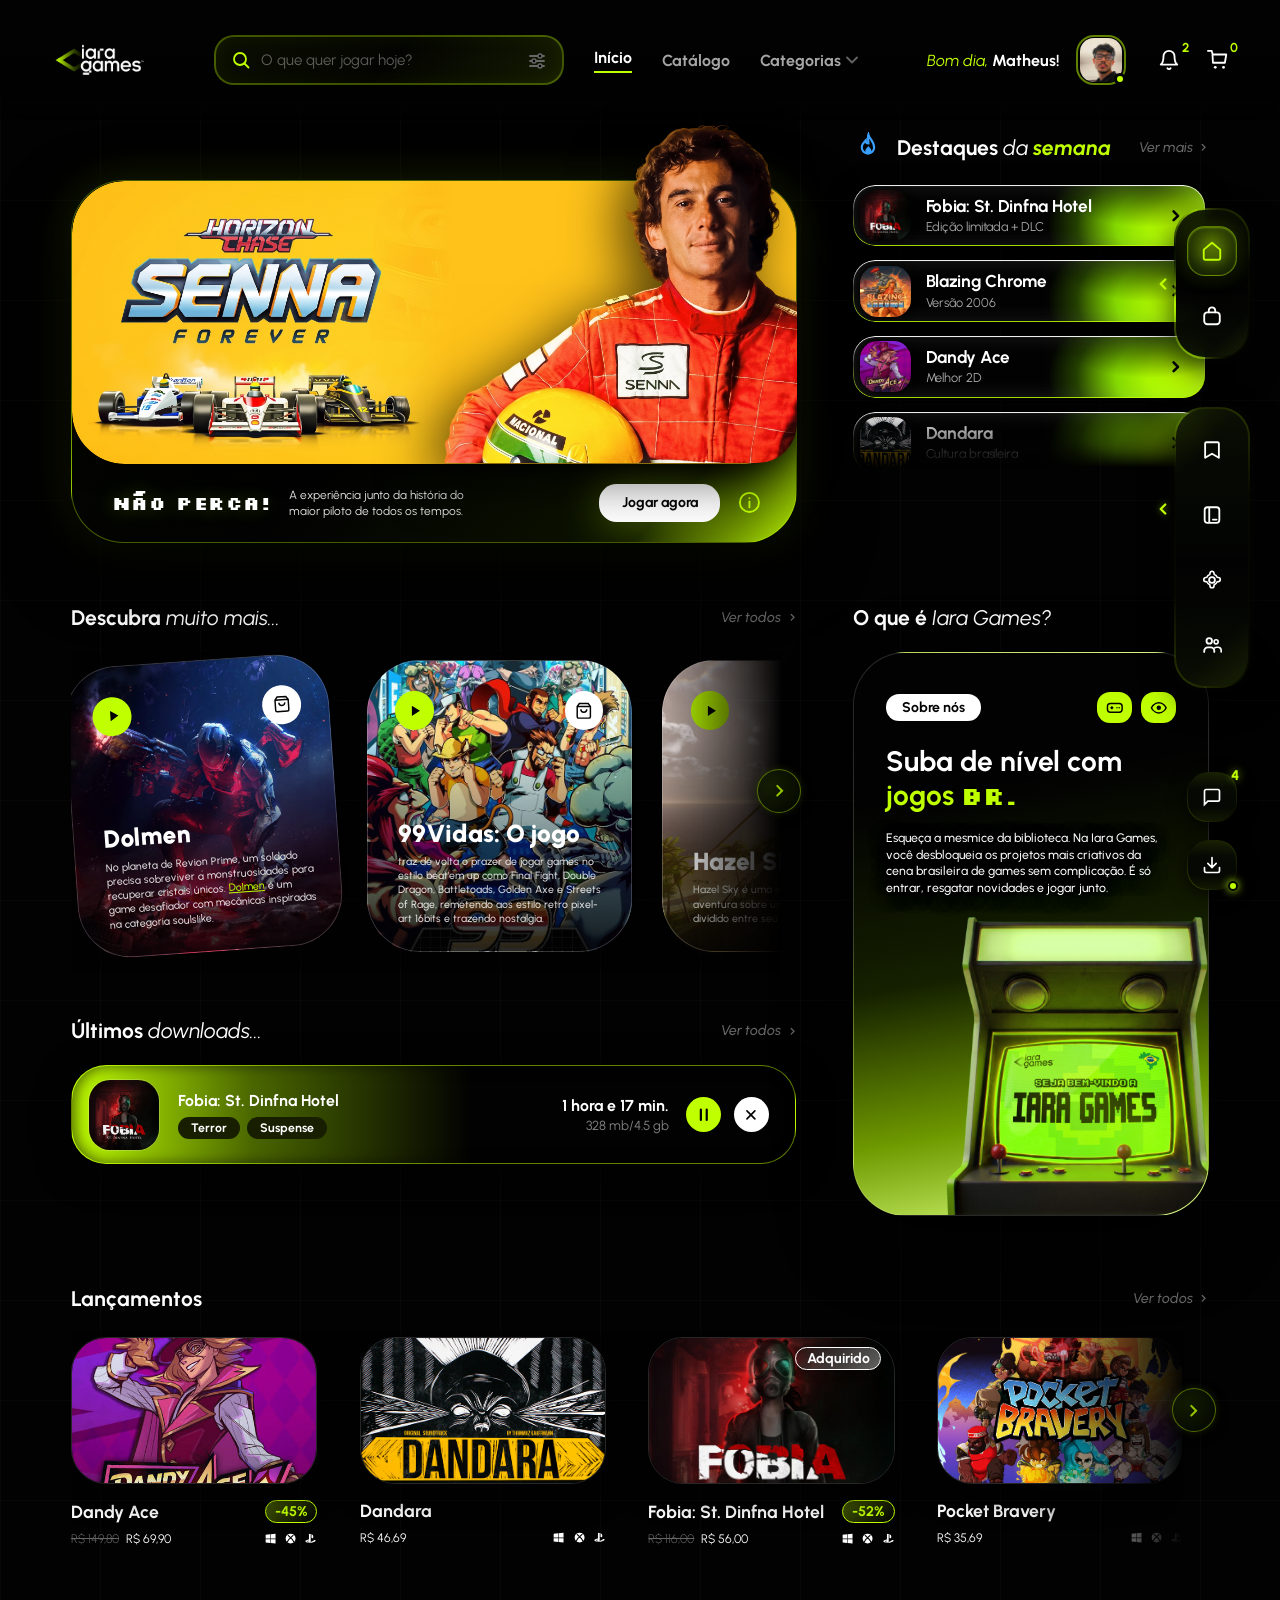
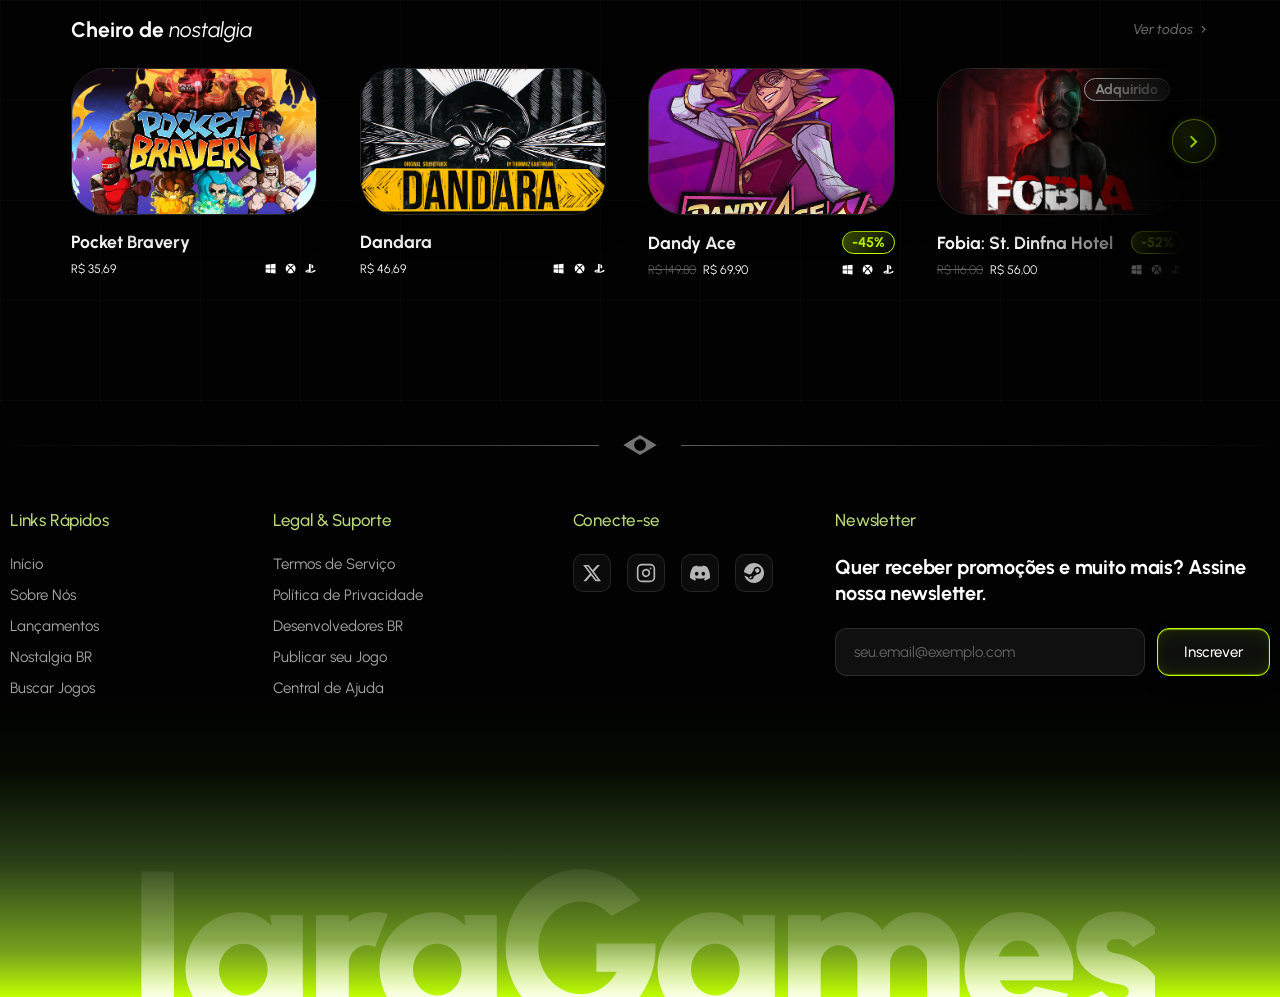
<file: index.html>
<!DOCTYPE html>
<html lang="pt-BR">

<head>
  <meta charset="UTF-8">
  <meta name="viewport" content="width=device-width, initial-scale=1.0">
  <title>IARA GAMES — Jogos brasileiros independentes</title>
  <meta name="description"
    content="IARA GAMES: suba de nível com jogos BR. Desbloqueie os projetos mais criativos da cena brasileira de jogos.">
  <link rel="preconnect" href="https://fonts.googleapis.com">
  <link rel="preconnect" href="https://fonts.gstatic.com" crossorigin>
  <link
    href="https://fonts.googleapis.com/css2?family=Silkscreen:wght@700&family=Urbanist:ital,wght@0,300;0,400;0,500;0,600;0,700;0,900;1,300;1,400;1,500;1,700&display=swap"
    rel="stylesheet">
  <link rel="stylesheet" href="style.css">
</head>

<body>

  <!-- ===== MENU SUPERIOR (menu-cima: 1920x120px) ===== -->
  <header class="topbar">
    <div class="topbar-inner">
      <a href="#" class="logo-link" id="logo" aria-label="Iara Games">
        <img src="assets/logo-iara.png" alt="Iara Games Logo" class="brand-logo">
      </a>

      <div class="topbar-center">
        <!-- Input de busca (350x50px, border-radius 20px) -->
        <form class="search-bar" id="search-form" role="search">
          <svg class="search-icon" viewBox="0 0 20 20" fill="none">
            <circle cx="9" cy="9" r="6" stroke="#C0FF00" stroke-width="1.8" />
            <path d="M13.5 13.5L17.5 17.5" stroke="#C0FF00" stroke-width="1.8" stroke-linecap="round" />
          </svg>
          <input id="search-input" type="search" placeholder="O que quer jogar hoje?">
          <button type="button" class="filter-btn" id="filter-btn" aria-label="Filtros">
            <svg viewBox="0 0 20 19" fill="none">
              <path d="M3 5h14M3 10h14M3 15h14" stroke="#666" stroke-width="1.8" stroke-linecap="round" />
              <circle cx="13" cy="5" r="2" fill="#020202" stroke="#666" stroke-width="1.5" />
              <circle cx="7" cy="10" r="2" fill="#020202" stroke="#666" stroke-width="1.5" />
              <circle cx="13" cy="15" r="2" fill="#020202" stroke="#666" stroke-width="1.5" />
            </svg>
          </button>
        </form>

        <nav class="nav-links">
          <a href="index.html" class="nav-item active" id="nav-explorar">Início</a>
          <a href="catalogo.html" class="nav-item" id="nav-catalogo">Catálogo</a>
          <button class="nav-item nav-dropdown" id="nav-categorias">
            Categorias
            <svg viewBox="0 0 12 8" fill="none">
              <path d="M1 1.5L6 6.5L11 1.5" stroke="#666666" stroke-width="1.8" stroke-linecap="round" />
            </svg>
          </button>
        </nav>
      </div>

      <div class="user-profile">
        <div class="user-profile-trigger" id="user-profile-trigger" role="button" tabindex="0" aria-haspopup="true" aria-expanded="false" aria-label="Abrir menu do usuário">
          <div class="user-greeting">
            <span class="greet-time">Bom dia, </span><span class="greet-name">Matheus!</span>
          </div>
          <div class="user-avatar-wrap">
            <img src="assets/avatar-user.png" alt="Matheus" class="user-avatar">
            <span class="status-online"></span>
          </div>
        </div>

        <!-- DROPDOWN MENU DO USUÁRIO (FIGMA: menu usuario #350:1452) -->
        <div class="user-dropdown-menu" id="user-dropdown-menu" role="menu" aria-label="Menu do Usuário">
          <!-- Topo: Avatar Câmera, Nome, Status e Botão Editar Pen -->
          <div class="user-menu-header">
            <div class="user-menu-avatar-box">
              <svg class="user-menu-camera-icon" viewBox="0 0 24 24" fill="none" stroke="currentColor" stroke-width="1.8" stroke-linecap="round" stroke-linejoin="round">
                <path d="M23 19a2 2 0 0 1-2 2H3a2 2 0 0 1-2-2V8a2 2 0 0 1 2-2h4l2-3h6l2 3h4a2 2 0 0 1 2 2z"/>
                <circle cx="12" cy="13" r="4"/>
              </svg>
              <span class="user-menu-status-dot"></span>
            </div>
            <div class="user-menu-info">
              <span class="user-menu-name">Matheus Becari</span>
              <span class="user-menu-status">Online</span>
            </div>
            <button type="button" class="user-menu-edit-btn" aria-label="Editar Perfil">
              <svg viewBox="0 0 24 24" fill="currentColor">
                <path d="M3 17.25V21h3.75L17.81 9.94l-3.75-3.75L3 17.25zM20.71 7.04a1 1 0 0 0 0-1.41l-2.34-2.34a1 1 0 0 0-1.41 0l-1.83 1.83 3.75 3.75 1.83-1.83z"/>
              </svg>
            </button>
          </div>

          <!-- Divisor horizontal sutil -->
          <div class="user-menu-divider"></div>

          <!-- Lista de Itens do Menu -->
          <div class="user-menu-items">
            <a href="#" class="user-menu-item" role="menuitem">
              <svg viewBox="0 0 24 24" fill="none" stroke="currentColor" stroke-width="2" stroke-linecap="round" stroke-linejoin="round">
                <path d="M14 2H6a2 2 0 0 0-2 2v16a2 2 0 0 0 2 2h12a2 2 0 0 0 2-2V8z"/>
                <polyline points="14 2 14 8 20 8"/>
                <line x1="16" y1="13" x2="8" y2="13"/>
                <line x1="16" y1="17" x2="8" y2="17"/>
              </svg>
              <span>Privacidade</span>
            </a>

            <a href="#" class="user-menu-item" role="menuitem">
              <svg viewBox="0 0 24 24" fill="none" stroke="currentColor" stroke-width="2" stroke-linecap="round" stroke-linejoin="round">
                <rect x="4" y="11" width="16" height="11" rx="3" stroke-width="2"/>
                <path d="M7 11V7a5 5 0 0 1 10 0v4" stroke-width="2"/>
                <circle cx="12" cy="16" r="1.5" fill="currentColor"/>
              </svg>
              <span>Segurança</span>
            </a>

            <a href="#" class="user-menu-item" role="menuitem">
              <svg viewBox="0 0 24 24" fill="none" stroke="currentColor" stroke-width="2" stroke-linecap="round" stroke-linejoin="round">
                <path d="M6 3h12l2 5v12a2 2 0 0 1-2 2H6a2 2 0 0 1-2-2V8l2-5z"/>
                <line x1="4" y1="8" x2="20" y2="8"/>
                <path d="M9 11a3 3 0 0 0 6 0"/>
              </svg>
              <span>Histórico de compras</span>
            </a>
          </div>

          <!-- Botão Encerrar Sessão -->
          <a href="login.html" class="user-menu-logout-btn" role="menuitem">
            <svg viewBox="0 0 24 24" fill="none" stroke="#FF2B2B" stroke-width="2.2" stroke-linecap="round" stroke-linejoin="round">
              <path d="M9 21H5a2 2 0 0 1-2-2V5a2 2 0 0 1 2-2h4"/>
              <polyline points="16 17 21 12 16 7"/>
              <line x1="21" y1="12" x2="9" y2="12"/>
            </svg>
            <span>Encerrar sessão</span>
          </a>
        </div>
        <button class="header-icon-btn" id="notif-btn" aria-label="Notificações">
          <svg viewBox="0 0 24 24" fill="none">
            <path d="M18 8A6 6 0 0 0 6 8c0 7-3 9-3 9h18s-3-2-3-9" stroke="#fff" stroke-width="2" stroke-linecap="round"
              stroke-linejoin="round" />
            <path d="M13.73 21a2 2 0 0 1-3.46 0" stroke="#fff" stroke-width="2" stroke-linecap="round" />
          </svg>
          <span class="header-badge">2</span>
        </button>
        <button class="header-icon-btn" id="cart-btn" aria-label="Carrinho">
          <svg viewBox="0 0 24 24" fill="none">
            <path d="M6 6h15l-1.5 9h-13z" stroke="#fff" stroke-width="2" stroke-linejoin="round" />
            <circle cx="9" cy="20" r="1.5" fill="#fff" />
            <circle cx="18" cy="20" r="1.5" fill="#fff" />
            <path d="M1 2h4l1 3" stroke="#fff" stroke-width="2" stroke-linecap="round" />
          </svg>
          <span class="header-badge" id="cart-count">0</span>
        </button>
      </div>
    </div>
  </header>

  <!-- ===== MENU LATERAL DIREITO (menu-lateral-close) ===== -->
  <aside class="sidebar-dock">
    <div class="dock-group dock-top">
      <button class="dock-collapse-arrow" aria-label="Recolher"><svg viewBox="0 0 24 24" fill="none">
          <path d="M15 18l-6-6 6-6" stroke="currentColor" stroke-width="3" stroke-linecap="round" stroke-linejoin="round" />
        </svg></button>
      <a href="index.html" class="dock-btn active" id="dock-home" aria-label="Início">
        <svg viewBox="0 0 24 24" fill="none">
          <path d="M3 10.5L12 3l9 7.5v9.5a1.5 1.5 0 0 1-1.5 1.5h-15A1.5 1.5 0 0 1 3 20v-9.5z" stroke="currentColor" stroke-width="2" stroke-linecap="round" stroke-linejoin="round" />
        </svg>
      </a>
      <a href="catalogo.html" class="dock-btn" id="dock-store" aria-label="Catálogo">
        <svg viewBox="0 0 24 24" fill="none">
          <rect x="3.5" y="8" width="17" height="13" rx="3.5" stroke="currentColor" stroke-width="2" />
          <path d="M8.5 8V6a3.5 3.5 0 0 1 7 0v2" stroke="currentColor" stroke-width="2" stroke-linecap="round" />
        </svg>
      </a>
    </div>

    <div class="dock-group dock-main">
      <button class="dock-collapse-arrow" aria-label="Recolher"><svg viewBox="0 0 24 24" fill="none">
          <path d="M15 18l-6-6 6-6" stroke="currentColor" stroke-width="3" stroke-linecap="round" stroke-linejoin="round" />
        </svg></button>
      <a href="favoritos.html" class="dock-btn" id="dock-bookmark" aria-label="Favoritos">
        <svg viewBox="0 0 24 24" fill="none">
          <path d="M6 3.5h12a1.5 1.5 0 0 1 1.5 1.5v15.5l-7.5-4.5-7.5 4.5V5a1.5 1.5 0 0 1 1.5-1.5z" stroke="currentColor" stroke-width="2" stroke-linecap="round" stroke-linejoin="round" />
        </svg>
      </a>
      <a href="biblioteca.html" class="dock-btn" id="dock-library" aria-label="Biblioteca">
        <svg viewBox="0 0 24 24" fill="none">
          <rect x="4" y="3.5" width="16" height="17" rx="3" stroke="currentColor" stroke-width="2" />
          <line x1="9" y1="3.5" x2="9" y2="20.5" stroke="currentColor" stroke-width="2" />
          <path d="M13 17h4" stroke="currentColor" stroke-width="2" stroke-linecap="round" />
        </svg>
      </a>
      <button class="dock-btn" id="dock-settings" aria-label="Configurações">
        <svg viewBox="0 0 24 24" fill="none">
          <circle cx="12" cy="12" r="3.2" stroke="currentColor" stroke-width="2" />
          <path d="M12 2.5a2.2 2.2 0 0 1 2.2 2.2v.3a1.5 1.5 0 0 0 1.2 1.5 2.2 2.2 0 0 1 1.6 1.6 1.5 1.5 0 0 0 1.5 1.2h.3a2.2 2.2 0 0 1 2.2 2.2 2.2 2.2 0 0 1-2.2 2.2h-.3a1.5 1.5 0 0 0-1.5 1.2 2.2 2.2 0 0 1-1.6 1.6 1.5 1.5 0 0 0-1.2 1.5v.3a2.2 2.2 0 0 1-2.2 2.2 2.2 2.2 0 0 1-2.2-2.2v-.3a1.5 1.5 0 0 0-1.2-1.5 2.2 2.2 0 0 1-1.6-1.6 1.5 1.5 0 0 0-1.5-1.2h-.3a2.2 2.2 0 0 1-2.2-2.2 2.2 2.2 0 0 1 2.2-2.2h.3a1.5 1.5 0 0 0 1.5-1.2 2.2 2.2 0 0 1 1.6-1.6 1.5 1.5 0 0 0 1.2-1.5v-.3a2.2 2.2 0 0 1 2.2-2.2z" stroke="currentColor" stroke-width="1.8" stroke-linecap="round" stroke-linejoin="round" />
        </svg>
      </button>
      <button class="dock-btn" id="dock-friends" aria-label="Comunidade">
        <svg viewBox="0 0 24 24" fill="none">
          <circle cx="9" cy="7.5" r="3" stroke="currentColor" stroke-width="2" />
          <circle cx="16.5" cy="8.5" r="2.2" stroke="currentColor" stroke-width="1.8" />
          <path d="M3.5 19.5v-1a4 4 0 0 1 4-4h3a4 4 0 0 1 4 4v1" stroke="currentColor" stroke-width="2" stroke-linecap="round" />
          <path d="M15 15.2a3.5 3.5 0 0 1 2.5-.7h1a3.5 3.5 0 0 1 3.5 3.5v1.5" stroke="currentColor" stroke-width="1.8" stroke-linecap="round" />
        </svg>
      </button>
    </div>

    <div class="dock-bottom-actions">
      <button class="dock-bottom-btn" id="dock-chat" aria-label="Mensagens">
        <svg viewBox="0 0 24 24" fill="none">
          <path d="M21 15a2 2 0 0 1-2 2H7l-4 4V5a2 2 0 0 1 2-2h14a2 2 0 0 1 2 2z" stroke="#fff" stroke-width="2" />
        </svg>
        <span class="dock-badge">4</span>
      </button>
      <button class="dock-bottom-btn" id="dock-downloads" aria-label="Downloads">
        <svg viewBox="0 0 24 24" fill="none">
          <path d="M21 15v4a2 2 0 0 1-2 2H5a2 2 0 0 1-2-2v-4M7 10l5 5 5-5M12 15V3" stroke="#fff" stroke-width="2"
            stroke-linecap="round" />
        </svg>
        <span class="dock-status-dot"></span>
      </button>
    </div>
  </aside>

  <!-- ===== CONTEÚDO PRINCIPAL (1293px centralizado) ===== -->
  <main class="page-container">

    <!-- ===== SEÇÃO 1: HERO SENNA + DESTAQUES DA SEMANA ===== -->
    <section class="section-hero-row">
      <!-- Container 3D do Hero (825px) -->
      <div class="hero-3d-wrapper" id="hero-banner">
        <!-- Moldura externa escura com brilho verde (825 x 412px, border-radius 60px) -->
        <article class="hero-card-base">
          <!-- Card interno amarelo da arte do jogo (825 x 321px, border-radius 60px) -->
          <div class="hero-inner-yellow-card">
            <img src="assets/hero-clean-bg.png" alt="Horizon Chase Senna Forever" class="hero-inner-bg-art">
          </div>

          <!-- Barra inferior com textos e CTA (altura ~91px) -->
          <div class="hero-footer-bar">
            <span class="hero-tag-nao-perca">NÃO PERCA!</span>
            <p class="hero-description">A experiência junto da história do<br>maior piloto de todos os tempos.</p>
            <button class="btn-jogar-agora" id="hero-play-btn">Jogar agora</button>
            <button class="btn-info-icon" id="hero-info-btn" aria-label="Mais informações">
              <svg viewBox="0 0 24 24" fill="none">
                <circle cx="12" cy="12" r="10" stroke="#C0FF00" stroke-width="2" />
                <line x1="12" y1="11" x2="12" y2="17" stroke="#C0FF00" stroke-width="2" stroke-linecap="round" />
                <circle cx="12" cy="7.5" r="1" fill="#C0FF00" />
              </svg>
            </button>
          </div>
        </article>

        <!-- Ayrton Senna saltando para fora da moldura (Efeito 3D de profundidade) -->
        <img src="assets/hero-senna.png" alt="Ayrton Senna" class="hero-popout-senna">
      </div>

      <!-- Destaques da Semana (404 x 443px) -->
      <aside class="highlights-column">
        <div class="section-title-row">
          <div class="title-with-icon">
            <svg class="flame-icon" viewBox="0 0 35 35" fill="none">
              <path
                d="M17.5 3C18.5 7.5 24 10.5 24 17.5a7 7 0 0 1-14 0c0-4 3-6.5 4.5-8 0 2.5 1.5 3.5 3 3.5 0-4.5-1-7 0-10z"
                stroke="#3AA0FF" stroke-width="2.5" fill="none" />
              <path d="M17.5 16c1.5 2 3.5 3.5 3.5 5.5a3.5 3.5 0 0 1-7 0c0-2 2-3.5 3.5-5.5z" fill="#3AA0FF" />
            </svg>
            <h2 class="section-title">Destaques <em class="title-italic">da</em> <span class="title-green">semana</span>
            </h2>
          </div>
          <a href="#" class="link-ver-mais">Ver mais <svg viewBox="0 0 15 15" fill="none">
              <path d="M6 3.5L10 7.5L6 11.5" stroke="#666" stroke-width="1.8" stroke-linecap="round" />
            </svg></a>
        </div>

        <div class="highlights-list">
          <a href="#" class="highlight-item" id="hl-fobia">
            <img src="assets/game-fobia-hd.png" alt="Fobia: St. Dinfna Hotel" class="hl-thumb">
            <div class="hl-text-wrap">
              <strong class="hl-game-title">Fobia: St. Dinfna Hotel</strong>
              <span class="hl-game-sub">Edição limitada + DLC</span>
            </div>
            <span class="hl-arrow-icon" aria-hidden="true">
              <svg viewBox="0 0 24 24" fill="none">
                <path d="M9 6l6 6-6 6" stroke="#000000" stroke-width="3.5" stroke-linecap="round"
                  stroke-linejoin="round" />
              </svg>
            </span>
          </a>

          <a href="#" class="highlight-item" id="hl-blazing">
            <img src="assets/game-blazing-hd.png" alt="Blazing Chrome" class="hl-thumb">
            <div class="hl-text-wrap">
              <strong class="hl-game-title">Blazing Chrome</strong>
              <span class="hl-game-sub">Versão 2006</span>
            </div>
            <span class="hl-arrow-icon" aria-hidden="true">
              <svg viewBox="0 0 24 24" fill="none">
                <path d="M9 6l6 6-6 6" stroke="#000000" stroke-width="3.5" stroke-linecap="round"
                  stroke-linejoin="round" />
              </svg>
            </span>
          </a>

          <a href="#" class="highlight-item" id="hl-dandy">
            <img src="assets/game-dandy-hd.png" alt="Dandy Ace" class="hl-thumb">
            <div class="hl-text-wrap">
              <strong class="hl-game-title">Dandy Ace</strong>
              <span class="hl-game-sub">Melhor 2D</span>
            </div>
            <span class="hl-arrow-icon" aria-hidden="true">
              <svg viewBox="0 0 24 24" fill="none">
                <path d="M9 6l6 6-6 6" stroke="#000000" stroke-width="3.5" stroke-linecap="round"
                  stroke-linejoin="round" />
              </svg>
            </span>
          </a>

          <div class="highlight-mask-wrapper">
            <a href="#" class="highlight-item highlight-masked" id="hl-dandara">
              <img src="assets/game-dandara-hd.png" alt="Dandara" class="hl-thumb">
              <div class="hl-text-wrap">
                <strong class="hl-game-title">Dandara</strong>
                <span class="hl-game-sub">Cultura brasileira</span>
              </div>
              <span class="hl-arrow-icon" aria-hidden="true">
                <svg viewBox="0 0 24 24" fill="none">
                  <path d="M9 6l6 6-6 6" stroke="#000000" stroke-width="3.5" stroke-linecap="round"
                    stroke-linejoin="round" />
                </svg>
              </span>
            </a>
          </div>
        </div>
      </aside>
    </section>

    <!-- ===== SEÇÃO 2: DESCUBRA + ÚLTIMOS DOWNLOADS + SOBRE NÓS ===== -->
    <section class="section-mid-row">
      <!-- Coluna Esquerda: Descubra e Downloads -->
      <div class="mid-left-column">
        <!-- Descubra muito mais... -->
        <div class="section-title-row">
          <h2 class="section-title">Descubra <em class="title-italic">muito mais...</em></h2>
          <a href="#" class="link-ver-mais">Ver todos <svg viewBox="0 0 15 15" fill="none">
              <path d="M6 3.5L10 7.5L6 11.5" stroke="#666" stroke-width="1.8" stroke-linecap="round" />
            </svg></a>
        </div>

        <div class="discover-carousel-container">
          <div class="discover-carousel-wrapper">
            <div class="discover-track" id="discover-track">
              <!-- Card 1: Dolmen (inclinado -4deg) -->
              <article class="discover-card card-tilted" id="dcard-dolmen">
                <div class="discover-card-bg">
                  <img src="assets/card-dolmen-hd.png" alt="Dolmen">
                </div>
                <div class="discover-card-overlay"></div>
                <button class="discover-fab fab-green-play" aria-label="Jogar">
                  <svg viewBox="0 0 24 24" fill="#020202">
                    <path d="M8 5v14l11-7z" />
                  </svg>
                </button>
                <button class="discover-fab fab-white-bag" aria-label="Comprar">
                  <svg viewBox="0 0 24 24" fill="none">
                    <path d="M6 2L3 6v14a2 2 0 0 0 2 2h14a2 2 0 0 0 2-2V6l-3-4zM3 6h18M16 10a4 4 0 0 1-8 0"
                      stroke="#020202" stroke-width="2" />
                  </svg>
                </button>
                <div class="discover-card-content">
                  <h3 class="discover-card-title">Dolmen</h3>
                  <p class="discover-card-text">No planeta de Revion Prime, um soldado precisa sobreviver a
                    monstruosidades para recuperar cristais únicos. <a href="https://meups.com.br/tag/dolmen/"
                      target="_blank" rel="noopener">Dolmen</a> é um game desafiador com mecânicas inspiradas na
                    categoria soulslike.</p>
                </div>
              </article>

              <!-- Card 2: 99Vidas -->
              <article class="discover-card" id="dcard-99vidas">
                <div class="discover-card-bg">
                  <img src="assets/card-99vidas-hd.png" alt="99Vidas: O jogo">
                </div>
                <div class="discover-card-overlay"></div>
                <button class="discover-fab fab-green-play" aria-label="Jogar">
                  <svg viewBox="0 0 24 24" fill="#020202">
                    <path d="M8 5v14l11-7z" />
                  </svg>
                </button>
                <button class="discover-fab fab-white-bag" aria-label="Comprar">
                  <svg viewBox="0 0 24 24" fill="none">
                    <path d="M6 2L3 6v14a2 2 0 0 0 2 2h14a2 2 0 0 0 2-2V6l-3-4zM3 6h18M16 10a4 4 0 0 1-8 0"
                      stroke="#020202" stroke-width="2" />
                  </svg>
                </button>
                <div class="discover-card-content">
                  <h3 class="discover-card-title">99Vidas: O jogo</h3>
                  <p class="discover-card-text">traz de volta o prazer de jogar games no estilo beat'em up como Final
                    Fight, Double Dragon, Battletoads, Golden Axe e Streets of Rage, remetendo aos estilo retro
                    pixel-art 16bits e trazendo nostalgia.</p>
                </div>
              </article>

              <!-- Card 3: Hazel Sky -->
              <article class="discover-card" id="dcard-hazel">
                <div class="discover-card-bg">
                  <img src="assets/card-hazel-hd.png" alt="Hazel Sky">
                </div>
                <div class="discover-card-overlay"></div>
                <button class="discover-fab fab-green-play" aria-label="Jogar">
                  <svg viewBox="0 0 24 24" fill="#020202">
                    <path d="M8 5v14l11-7z" />
                  </svg>
                </button>
                <button class="discover-fab fab-white-bag" aria-label="Comprar">
                  <svg viewBox="0 0 24 24" fill="none">
                    <path d="M6 2L3 6v14a2 2 0 0 0 2 2h14a2 2 0 0 0 2-2V6l-3-4zM3 6h18M16 10a4 4 0 0 1-8 0"
                      stroke="#020202" stroke-width="2" />
                  </svg>
                </button>
                <div class="discover-card-content">
                  <h3 class="discover-card-title">Hazel Sky</h3>
                  <p class="discover-card-text">Hazel Sky é uma intima e sentimental aventura sobre um jovem engenheiro
                    dividido entre seu destino e seus desejos.</p>
                </div>
              </article>
            </div>
          </div>

          <button class="carousel-next-btn" id="discover-next-btn" aria-label="Próximo jogo">
            <svg viewBox="0 0 24 24" fill="none">
              <path d="M9 18l6-6-6-6" stroke="#C0FF00" stroke-width="2.5" stroke-linecap="round" />
            </svg>
          </button>
        </div>

        <!-- Últimos downloads... (824 x 112px) -->
        <div class="section-title-row title-downloads">
          <h2 class="section-title">Últimos <em class="title-italic">downloads...</em></h2>
          <a href="#" class="link-ver-mais">Ver todos <svg viewBox="0 0 15 15" fill="none">
              <path d="M6 3.5L10 7.5L6 11.5" stroke="#666" stroke-width="1.8" stroke-linecap="round" />
            </svg></a>
        </div>

        <div class="downloads-bar-card" id="download-card">
          <img src="assets/game-fobia-hd.png" alt="Fobia: St. Dinfna Hotel" class="dl-game-thumb">
          <div class="dl-game-info">
            <strong class="dl-game-name">Fobia: St. Dinfna Hotel</strong>
            <div class="dl-badges-row">
              <span class="dl-badge-tag">Terror</span>
              <span class="dl-badge-tag">Suspense</span>
            </div>
          </div>
          <div class="dl-progress-meta">
            <strong class="dl-eta">1 hora e 17 min.</strong>
            <span class="dl-bytes" id="dl-progress-label">256 mb/4.5 gb</span>
          </div>
          <button class="dl-control-btn btn-green-circle" id="dl-toggle-btn" aria-label="Pausar/retomar download">
            <svg class="dl-play-icon" viewBox="0 0 24 24" fill="#020202">
              <path d="M8 5v14l11-7z" />
            </svg>
            <svg class="dl-pause-icon" viewBox="0 0 24 24" fill="none">
              <path d="M8 5v14M16 5v14" stroke="#020202" stroke-width="3" stroke-linecap="round" />
            </svg>
          </button>
          <button class="dl-control-btn btn-white-circle" id="dl-cancel-btn" aria-label="Cancelar download">
            <svg viewBox="0 0 24 24" fill="none">
              <path d="M18 6L6 18M6 6l12 12" stroke="#020202" stroke-width="2.5" stroke-linecap="round" />
            </svg>
          </button>
        </div>
      </div>

      <!-- Coluna Direita: O que é Iara Games? (banner sobre nós 437 x 641px) -->
      <aside class="mid-right-column">
        <div class="section-title-row">
          <h2 class="section-title">O que é <em class="title-italic">Iara Games?</em></h2>
          <a href="#" class="link-arrow-right" aria-label="Saiba mais">
            <svg viewBox="0 0 36 15" fill="none">
              <path d="M0 7.5h33M26 1.5l6 6-6 6" stroke="#666" stroke-width="2" stroke-linecap="round" />
            </svg>
          </a>
        </div>

        <article class="about-card" id="about-banner">
          <div class="about-card-top">
            <span class="about-pill">Sobre nós</span>
            <div class="about-icon-badges">
              <div class="about-icon-green">
                <svg viewBox="0 0 24 24" fill="none">
                  <rect x="2" y="6" width="20" height="12" rx="4" stroke="#020202" stroke-width="2" />
                  <path d="M6 12h4M8 10v4" stroke="#020202" stroke-width="2" />
                  <circle cx="15" cy="12" r="1" fill="#020202" />
                  <circle cx="18" cy="12" r="1" fill="#020202" />
                </svg>
              </div>
              <div class="about-icon-green">
                <svg viewBox="0 0 24 24" fill="none">
                  <path d="M2 12s3-7 10-7 10 7 10 7-3 7-10 7-10-7-10-7z" stroke="#020202" stroke-width="2" />
                  <circle cx="12" cy="12" r="3" fill="#020202" />
                </svg>
              </div>
            </div>
          </div>

          <h3 class="about-headline">
            Suba de nível com<br>
            <span class="headline-green">jogos</span> <span class="pixel-br">BR.</span>
          </h3>

          <p class="about-copy">
            Esqueça a mesmice da biblioteca. Na Iara Games, você desbloqueia os projetos mais criativos da cena
            brasileira de games sem complicação. É só entrar, resgatar novidades e jogar junto.
          </p>

          <img src="assets/fliperama.png" alt="Fliperama IARA GAMES" class="about-fliperama-img">
        </article>
      </aside>
    </section>

    <!-- ===== SEÇÃO 3: LANÇAMENTOS ===== -->
    <section class="section-shelf" id="shelf-lancamentos">
      <div class="section-title-row">
        <h2 class="section-title">Lançamentos</h2>
        <a href="catalogo.html" class="link-ver-mais">Ver todos <svg viewBox="0 0 15 15" fill="none">
            <path d="M6 3.5L10 7.5L6 11.5" stroke="#666" stroke-width="1.8" stroke-linecap="round" />
          </svg></a>
      </div>

      <div class="shelf-container">
        <div class="shelf-wrapper">
          <div class="shelf-track" id="track-lancamentos" data-shelf="lancamentos">
            <!-- Gerado via script.js -->
          </div>
        </div>
        <button class="carousel-next-btn shelf-next" id="btn-next-lancamentos" aria-label="Próximo lançamento">
          <svg viewBox="0 0 24 24" fill="none">
            <path d="M9 18l6-6-6-6" stroke="#C0FF00" stroke-width="2.5" stroke-linecap="round" />
          </svg>
        </button>
      </div>
    </section>

    <!-- ===== SEÇÃO 4: CHEIRO DE NOSTALGIA ===== -->
    <section class="section-shelf" id="shelf-nostalgia">
      <div class="section-title-row">
        <h2 class="section-title">Cheiro de <em class="title-italic">nostalgia</em></h2>
        <a href="catalogo.html" class="link-ver-mais">Ver todos <svg viewBox="0 0 15 15" fill="none">
            <path d="M6 3.5L10 7.5L6 11.5" stroke="#666" stroke-width="1.8" stroke-linecap="round" />
          </svg></a>
      </div>

      <div class="shelf-container">
        <div class="shelf-wrapper">
          <div class="shelf-track" id="track-nostalgia" data-shelf="nostalgia">
            <!-- Gerado via script.js -->
          </div>
        </div>
        <button class="carousel-next-btn shelf-next" id="btn-next-nostalgia" aria-label="Próximo nostalgia">
          <svg viewBox="0 0 24 24" fill="none">
            <path d="M9 18l6-6-6-6" stroke="#C0FF00" stroke-width="2.5" stroke-linecap="round" />
          </svg>
        </button>
      </div>
    </section>
  </main>

  <!-- ===== FOOTER (ID IARA GAMES) ===== -->
  <footer class="site-footer">
    <!-- Linha divisória superior com emblema central -->
    <div class="footer-top-divider">
      <span class="divider-line"></span>
      <span class="divider-star" aria-hidden="true">
        <svg viewBox="0 0 100 60" width="34" height="20" fill="currentColor">
          <path fill-rule="evenodd" clip-rule="evenodd"
            d="M50 0L100 30L50 60L0 30Z M50 12.5C40.335 12.5 32.5 20.335 32.5 30C32.5 39.665 40.335 47.5 50 47.5C59.665 47.5 67.5 39.665 67.5 30C67.5 20.335 59.665 12.5 50 12.5Z" />
        </svg>
      </span>
      <span class="divider-line"></span>
    </div>

    <!-- Grid com 4 colunas de conteúdo -->
    <div class="footer-container">
      <div class="footer-grid">
        <!-- Coluna 1: Links Rápidos -->
        <div class="footer-col">
          <h4 class="footer-col-title">Links Rápidos</h4>
          <ul class="footer-nav-list">
            <li><a href="#hero-banner">Início</a></li>
            <li><a href="#about-banner">Sobre Nós</a></li>
            <li><a href="#shelf-lancamentos">Lançamentos</a></li>
            <li><a href="#shelf-nostalgia">Nostalgia BR</a></li>
            <li><a href="#search-input">Buscar Jogos</a></li>
          </ul>
        </div>

        <!-- Coluna 2: Legal & Informações -->
        <div class="footer-col">
          <h4 class="footer-col-title">Legal & Suporte</h4>
          <ul class="footer-nav-list">
            <li><a href="#">Termos de Serviço</a></li>
            <li><a href="#">Política de Privacidade</a></li>
            <li><a href="#">Desenvolvedores BR</a></li>
            <li><a href="#">Publicar seu Jogo</a></li>
            <li><a href="#">Central de Ajuda</a></li>
          </ul>
        </div>

        <!-- Coluna 3: Conecte-se -->
        <div class="footer-col">
          <h4 class="footer-col-title">Conecte-se</h4>
          <div class="footer-social-row">
            <a href="#" class="footer-social-btn" aria-label="X (Twitter)">
              <svg viewBox="0 0 24 24" width="20" height="20" fill="currentColor">
                <path
                  d="M18.244 2.25h3.308l-7.227 8.26 8.502 11.24H16.17l-5.214-6.817L4.99 21.75H1.68l7.73-8.835L1.254 2.25H8.08l4.713 6.231zm-1.161 17.52h1.833L7.084 4.126H5.117z" />
              </svg>
            </a>
            <a href="#" class="footer-social-btn" aria-label="Instagram">
              <svg viewBox="0 0 24 24" width="20" height="20" fill="none" stroke="currentColor" stroke-width="2"
                stroke-linecap="round" stroke-linejoin="round">
                <rect x="2" y="2" width="20" height="20" rx="5" ry="5" />
                <path d="M16 11.37A4 4 0 1 1 12.63 8 4 4 0 0 1 16 11.37z" />
                <line x1="17.5" y1="6.5" x2="17.51" y2="6.5" />
              </svg>
            </a>
            <a href="#" class="footer-social-btn" aria-label="Discord">
              <svg viewBox="0 0 24 24" width="20" height="20" fill="currentColor">
                <path
                  d="M20.317 4.37a19.791 19.791 0 0 0-4.885-1.515.074.074 0 0 0-.079.037c-.21.375-.444.864-.608 1.25a18.27 18.27 0 0 0-5.487 0 12.64 12.64 0 0 0-.617-1.25.077.077 0 0 0-.079-.037A19.736 19.736 0 0 0 3.677 4.37a.07.07 0 0 0-.032.027C.533 9.046-.32 13.58.099 18.057a.082.082 0 0 0 .031.057 19.9 19.9 0 0 0 5.993 3.03.078.078 0 0 0 .084-.028c.462-.63.874-1.295 1.226-1.994.021-.041.001-.09-.041-.106a13.107 13.107 0 0 1-1.872-.892.077.077 0 0 1-.008-.128 10.2 10.2 0 0 0 .372-.292.074.074 0 0 1 .077-.01c3.929 1.793 8.18 1.793 12.061 0a.074.074 0 0 1 .078.01c.12.098.246.198.373.292a.077.077 0 0 1-.006.127 12.299 12.299 0 0 1-1.873.894.077.077 0 0 0-.041.107c.36.698.772 1.362 1.225 1.993a.076.076 0 0 0 .084.028 19.839 19.839 0 0 0 6.002-3.03.077.077 0 0 0 .032-.054c.5-5.177-.838-9.674-3.549-13.66a.061.061 0 0 0-.031-.028zM8.02 15.33c-1.183 0-2.157-1.085-2.157-2.419 0-1.333.956-2.419 2.157-2.419 1.21 0 2.176 1.096 2.157 2.42 0 1.333-.956 2.418-2.157 2.418zm7.975 0c-1.183 0-2.157-1.085-2.157-2.419 0-1.333.955-2.419 2.157-2.419 1.21 0 2.176 1.096 2.157 2.42 0 1.333-.946 2.418-2.157 2.418z" />
              </svg>
            </a>
            <a href="#" class="footer-social-btn" aria-label="Steam">
              <svg viewBox="0 0 24 24" width="20" height="20" fill="currentColor">
                <path
                  d="M11.979 0C5.678 0 .511 4.86.022 11.037l6.432 2.658c.545-.371 1.203-.59 1.912-.59.063 0 .125.004.188.006l2.861-4.142V8.91c0-2.495 2.028-4.524 4.524-4.524 2.494 0 4.524 2.029 4.524 4.524s-2.03 4.524-4.524 4.524h-.105l-4.076 2.811c0 .052.005.105.005.159 0 1.876-1.522 3.409-3.409 3.409-1.637 0-3.003-1.161-3.33-2.695L.432 15.02C1.942 20.216 6.55 24 12 24c6.627 0 12-5.373 12-12S18.627 0 11.979 0zm-3.613 16.037c-.126 0-.25-.015-.372-.038l-1.95 1.95a3.414 3.414 0 0 0 4.25-1.936 2.428 2.428 0 0 1-1.928.024zm7.575-9.615c-1.42 0-2.57 1.15-2.57 2.57s1.15 2.57 2.57 2.57 2.57-1.15 2.57-2.57-1.15-2.57-2.57-2.57z" />
              </svg>
            </a>
          </div>
        </div>

        <!-- Coluna 4: Newsletter -->
        <div class="footer-col footer-col-newsletter">
          <h4 class="footer-col-title">Newsletter</h4>
          <p class="newsletter-headline">Quer receber promoções e muito mais? Assine nossa newsletter.</p>
          <form class="newsletter-form" id="newsletter-form"
            onsubmit="event.preventDefault(); alert('Obrigado por assinar a newsletter da Iara Games!');">
            <input type="email" placeholder="seu.email@exemplo.com" class="newsletter-input" required
              aria-label="E-mail para newsletter">
            <button type="submit" class="newsletter-btn">Inscrever</button>
          </form>
        </div>
      </div>
    </div>

    <!-- Backdrop com Gradiente Verde Neon e Marca D'água "IaraGames" -->
    <div class="footer-brand-backdrop">
      <div class="footer-glow-overlay"></div>
      <div class="footer-brand-title">IaraGames</div>
    </div>
  </footer>

  <script src="script.js"></script>
</body>

</html>
</file>
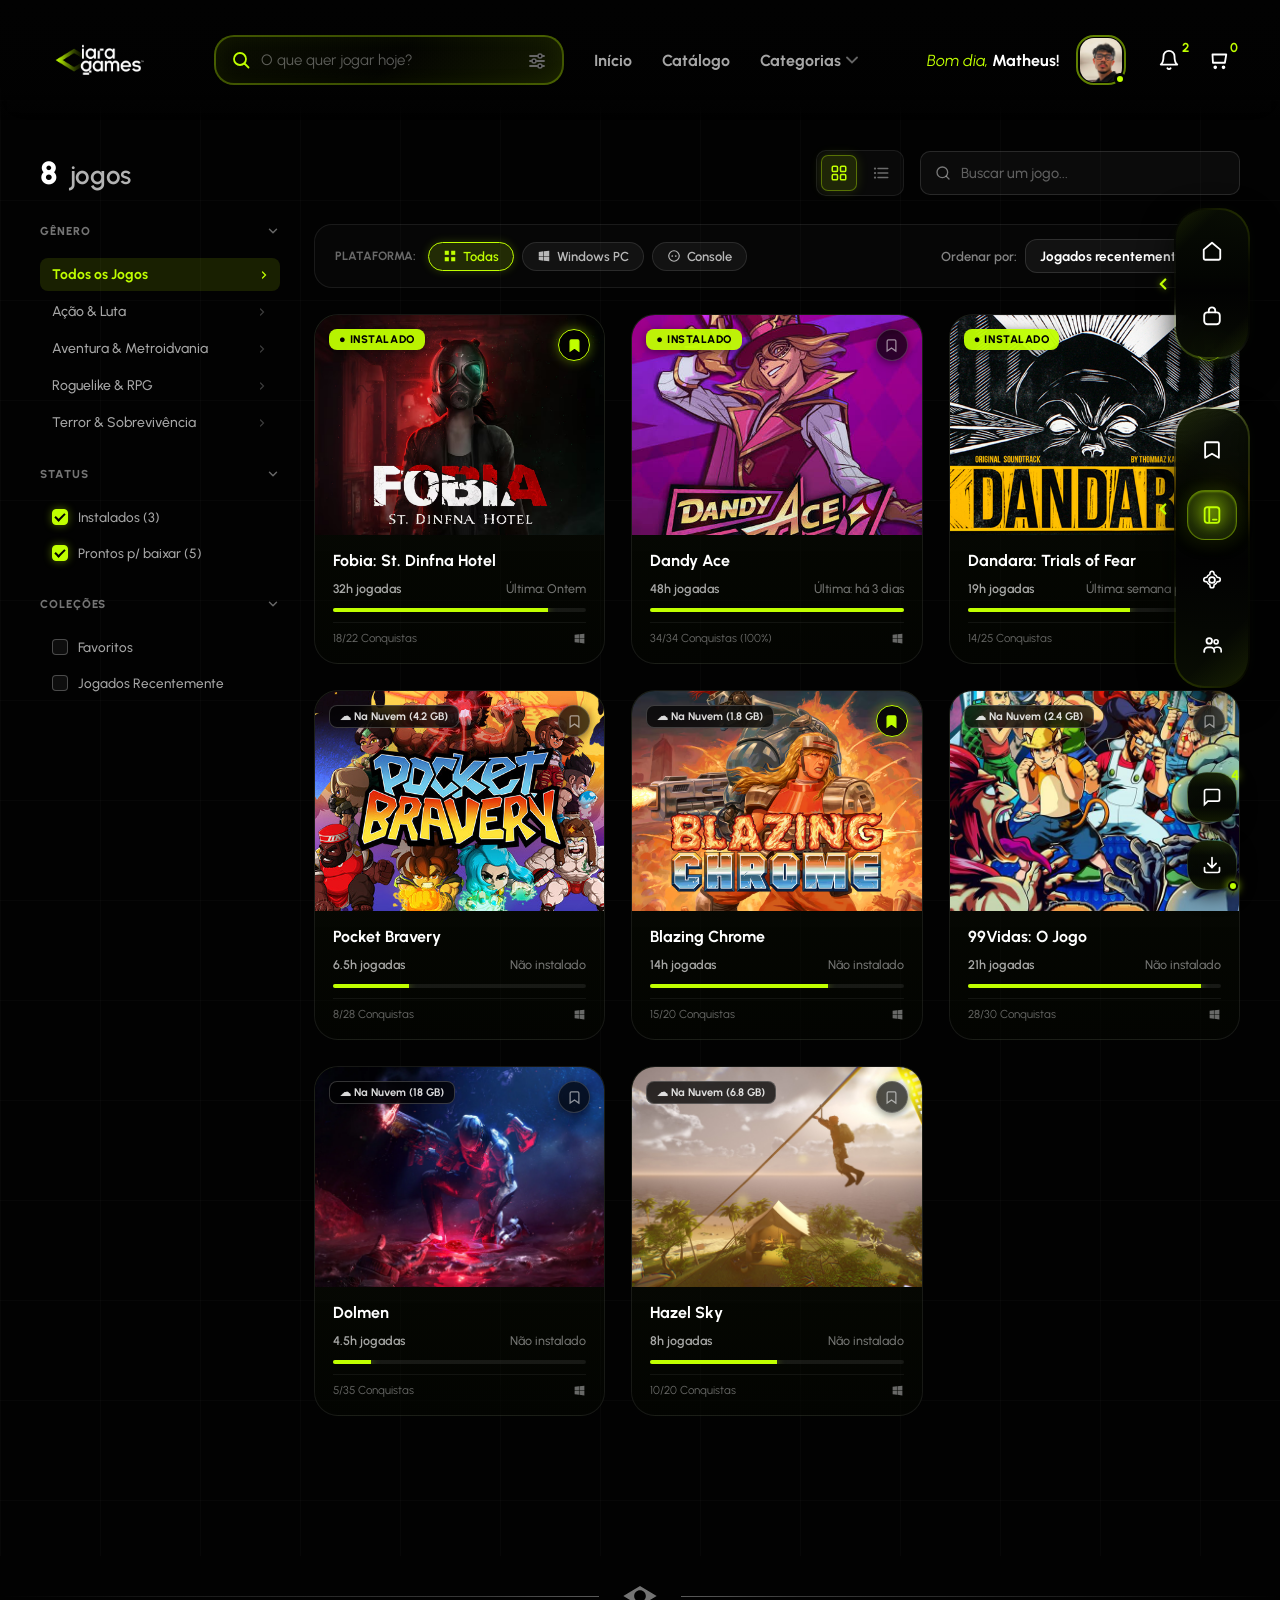
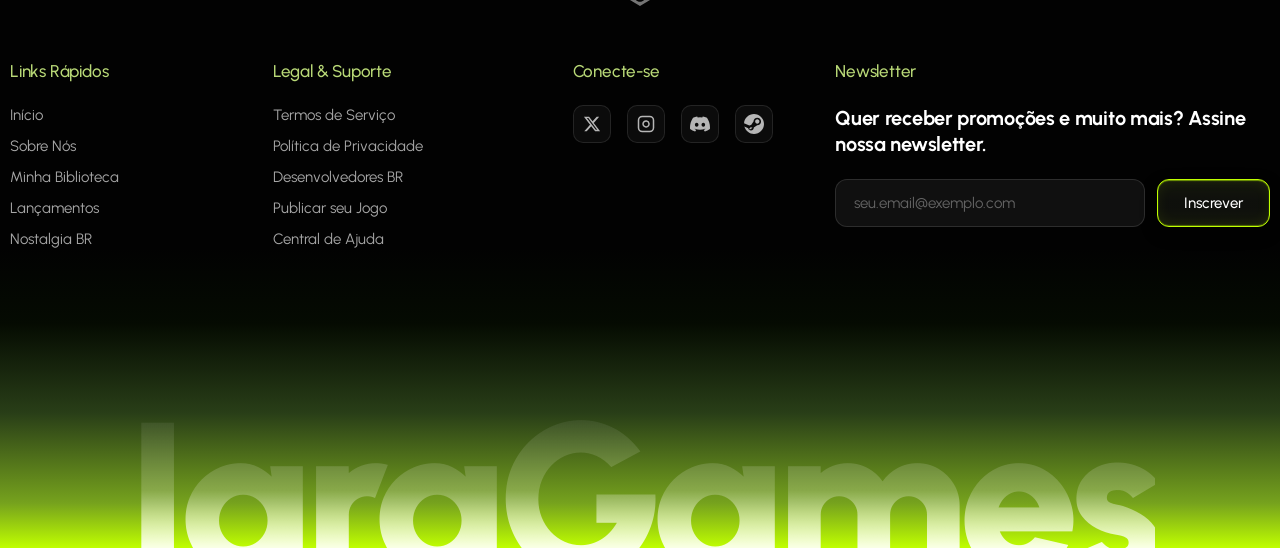
<file: biblioteca.html>
<!DOCTYPE html>
<html lang="pt-BR">

<head>
  <meta charset="UTF-8">
  <meta name="viewport" content="width=device-width, initial-scale=1.0">
  <title>IARA GAMES — Minha Biblioteca</title>
  <meta name="description"
    content="Sua biblioteca de jogos na Iara Games. Acesse, gerencie e jogue seus títulos independentes brasileiros.">
  <link rel="preconnect" href="https://fonts.googleapis.com">
  <link rel="preconnect" href="https://fonts.gstatic.com" crossorigin>
  <link
    href="https://fonts.googleapis.com/css2?family=Silkscreen:wght@700&family=Urbanist:ital,wght@0,300;0,400;0,500;0,600;0,700;0,900;1,300;1,400;1,500;1,600;1,700&display=swap"
    rel="stylesheet">
  <link rel="stylesheet" href="style.css">
  <link rel="stylesheet" href="biblioteca.css">
</head>

<body>

  <!-- ===== MENU SUPERIOR (menu-cima: 1920x120px) ===== -->
  <header class="topbar">
    <div class="topbar-inner">
      <a href="index.html" class="logo-link" id="logo" aria-label="Iara Games">
        <img src="assets/logo-iara.png" alt="Iara Games Logo" class="brand-logo">
      </a>

      <div class="topbar-center">
        <!-- Input de busca da plataforma -->
        <form class="search-bar" id="search-form" role="search" onsubmit="event.preventDefault();">
          <svg class="search-icon" viewBox="0 0 20 20" fill="none">
            <circle cx="9" cy="9" r="6" stroke="#C0FF00" stroke-width="1.8" />
            <path d="M13.5 13.5L17.5 17.5" stroke="#C0FF00" stroke-width="1.8" stroke-linecap="round" />
          </svg>
          <input id="search-input" type="search" placeholder="O que quer jogar hoje?">
          <button type="button" class="filter-btn" id="filter-btn" aria-label="Filtros">
            <svg viewBox="0 0 20 19" fill="none">
              <path d="M3 5h14M3 10h14M3 15h14" stroke="#666" stroke-width="1.8" stroke-linecap="round" />
              <circle cx="13" cy="5" r="2" fill="#020202" stroke="#666" stroke-width="1.5" />
              <circle cx="7" cy="10" r="2" fill="#020202" stroke="#666" stroke-width="1.5" />
              <circle cx="13" cy="15" r="2" fill="#020202" stroke="#666" stroke-width="1.5" />
            </svg>
          </button>
        </form>

        <nav class="nav-links">
          <a href="index.html" class="nav-item" id="nav-explorar">Início</a>
          <a href="catalogo.html" class="nav-item" id="nav-catalogo">Catálogo</a>
          <button class="nav-item nav-dropdown" id="nav-categorias">
            Categorias
            <svg viewBox="0 0 12 8" fill="none">
              <path d="M1 1.5L6 6.5L11 1.5" stroke="#666666" stroke-width="1.8" stroke-linecap="round" />
            </svg>
          </button>
        </nav>
      </div>

      <div class="user-profile">
        <div class="user-profile-trigger" id="user-profile-trigger" role="button" tabindex="0" aria-haspopup="true" aria-expanded="false" aria-label="Abrir menu do usuário">
          <div class="user-greeting">
            <span class="greet-time">Boa tarde, </span><span class="greet-name">Matheus!</span>
          </div>
          <div class="user-avatar-wrap">
            <img src="assets/avatar-user.png" alt="Matheus" class="user-avatar">
            <span class="status-online"></span>
          </div>
        </div>

        <!-- DROPDOWN MENU DO USUÁRIO (FIGMA: menu usuario #350:1452) -->
        <div class="user-dropdown-menu" id="user-dropdown-menu" role="menu" aria-label="Menu do Usuário">
          <!-- Topo: Avatar Câmera, Nome, Status e Botão Editar Pen -->
          <div class="user-menu-header">
            <div class="user-menu-avatar-box">
              <svg class="user-menu-camera-icon" viewBox="0 0 24 24" fill="none" stroke="currentColor" stroke-width="1.8" stroke-linecap="round" stroke-linejoin="round">
                <path d="M23 19a2 2 0 0 1-2 2H3a2 2 0 0 1-2-2V8a2 2 0 0 1 2-2h4l2-3h6l2 3h4a2 2 0 0 1 2 2z"/>
                <circle cx="12" cy="13" r="4"/>
              </svg>
              <span class="user-menu-status-dot"></span>
            </div>
            <div class="user-menu-info">
              <span class="user-menu-name">Matheus Becari</span>
              <span class="user-menu-status">Online</span>
            </div>
            <button type="button" class="user-menu-edit-btn" aria-label="Editar Perfil">
              <svg viewBox="0 0 24 24" fill="currentColor">
                <path d="M3 17.25V21h3.75L17.81 9.94l-3.75-3.75L3 17.25zM20.71 7.04a1 1 0 0 0 0-1.41l-2.34-2.34a1 1 0 0 0-1.41 0l-1.83 1.83 3.75 3.75 1.83-1.83z"/>
              </svg>
            </button>
          </div>

          <!-- Divisor horizontal sutil -->
          <div class="user-menu-divider"></div>

          <!-- Lista de Itens do Menu -->
          <div class="user-menu-items">
            <a href="#" class="user-menu-item" role="menuitem">
              <svg viewBox="0 0 24 24" fill="none" stroke="currentColor" stroke-width="2" stroke-linecap="round" stroke-linejoin="round">
                <path d="M14 2H6a2 2 0 0 0-2 2v16a2 2 0 0 0 2 2h12a2 2 0 0 0 2-2V8z"/>
                <polyline points="14 2 14 8 20 8"/>
                <line x1="16" y1="13" x2="8" y2="13"/>
                <line x1="16" y1="17" x2="8" y2="17"/>
              </svg>
              <span>Privacidade</span>
            </a>

            <a href="#" class="user-menu-item" role="menuitem">
              <svg viewBox="0 0 24 24" fill="none" stroke="currentColor" stroke-width="2" stroke-linecap="round" stroke-linejoin="round">
                <rect x="4" y="11" width="16" height="11" rx="3" stroke-width="2"/>
                <path d="M7 11V7a5 5 0 0 1 10 0v4" stroke-width="2"/>
                <circle cx="12" cy="16" r="1.5" fill="currentColor"/>
              </svg>
              <span>Segurança</span>
            </a>

            <a href="#" class="user-menu-item" role="menuitem">
              <svg viewBox="0 0 24 24" fill="none" stroke="currentColor" stroke-width="2" stroke-linecap="round" stroke-linejoin="round">
                <path d="M6 3h12l2 5v12a2 2 0 0 1-2 2H6a2 2 0 0 1-2-2V8l2-5z"/>
                <line x1="4" y1="8" x2="20" y2="8"/>
                <path d="M9 11a3 3 0 0 0 6 0"/>
              </svg>
              <span>Histórico de compras</span>
            </a>
          </div>

          <!-- Botão Encerrar Sessão -->
          <a href="login.html" class="user-menu-logout-btn" role="menuitem">
            <svg viewBox="0 0 24 24" fill="none" stroke="#FF2B2B" stroke-width="2.2" stroke-linecap="round" stroke-linejoin="round">
              <path d="M9 21H5a2 2 0 0 1-2-2V5a2 2 0 0 1 2-2h4"/>
              <polyline points="16 17 21 12 16 7"/>
              <line x1="21" y1="12" x2="9" y2="12"/>
            </svg>
            <span>Encerrar sessão</span>
          </a>
        </div>
        <button class="header-icon-btn" id="notif-btn" aria-label="Notificações">
          <svg viewBox="0 0 24 24" fill="none">
            <path d="M18 8A6 6 0 0 0 6 8c0 7-3 9-3 9h18s-3-2-3-9" stroke="#fff" stroke-width="2" stroke-linecap="round"
              stroke-linejoin="round" />
            <path d="M13.73 21a2 2 0 0 1-3.46 0" stroke="#fff" stroke-width="2" stroke-linecap="round" />
          </svg>
          <span class="header-badge">2</span>
        </button>
        <button class="header-icon-btn" id="cart-btn" aria-label="Carrinho">
          <svg viewBox="0 0 24 24" fill="none">
            <path d="M6 6h15l-1.5 9h-13z" stroke="#fff" stroke-width="2" stroke-linejoin="round" />
            <circle cx="9" cy="20" r="1" stroke="#fff" stroke-width="2" />
            <circle cx="18" cy="20" r="1" stroke="#fff" stroke-width="2" />
          </svg>
          <span class="header-badge" id="cart-count">0</span>
        </button>
      </div>
    </div>
  </header>

  <!-- ===== MENU LATERAL DIREITO FIXO (Com o 4º ícone ativo na biblioteca) ===== -->
  <aside class="sidebar-dock">
    <div class="dock-group dock-top">
      <button class="dock-collapse-arrow" aria-label="Recolher"><svg viewBox="0 0 24 24" fill="none"><path d="M15 18l-6-6 6-6" stroke="currentColor" stroke-width="3" stroke-linecap="round" stroke-linejoin="round" /></svg></button>
      <!-- 1º ícone: Início -->
      <a href="index.html" class="dock-btn" id="dock-home" aria-label="Início">
        <svg viewBox="0 0 24 24" fill="none">
          <path d="M3 10.5L12 3l9 7.5v9.5a1.5 1.5 0 0 1-1.5 1.5h-15A1.5 1.5 0 0 1 3 20v-9.5z" stroke="currentColor" stroke-width="2" stroke-linecap="round" stroke-linejoin="round" />
        </svg>
      </a>
      <!-- 2º ícone: Catálogo / Loja -->
      <a href="catalogo.html" class="dock-btn" id="dock-store" aria-label="Catálogo">
        <svg viewBox="0 0 24 24" fill="none">
          <rect x="3.5" y="8" width="17" height="13" rx="3.5" stroke="currentColor" stroke-width="2" />
          <path d="M8.5 8V6a3.5 3.5 0 0 1 7 0v2" stroke="currentColor" stroke-width="2" stroke-linecap="round" />
        </svg>
      </a>
    </div>

    <div class="dock-group dock-main">
      <button class="dock-collapse-arrow" aria-label="Recolher"><svg viewBox="0 0 24 24" fill="none"><path d="M15 18l-6-6 6-6" stroke="currentColor" stroke-width="3" stroke-linecap="round" stroke-linejoin="round" /></svg></button>
      <!-- 3º ícone: Favoritos -->
      <a href="favoritos.html" class="dock-btn" id="dock-bookmark" aria-label="Favoritos">
        <svg viewBox="0 0 24 24" fill="none">
          <path d="M6 3.5h12a1.5 1.5 0 0 1 1.5 1.5v15.5l-7.5-4.5-7.5 4.5V5a1.5 1.5 0 0 1 1.5-1.5z" stroke="currentColor" stroke-width="2" stroke-linecap="round" stroke-linejoin="round" />
        </svg>
      </a>
      <!-- 4º ícone: Biblioteca de Jogos (ATIVO AQUI!) -->
      <a href="biblioteca.html" class="dock-btn active" id="dock-library" aria-label="Biblioteca">
        <svg viewBox="0 0 24 24" fill="none">
          <rect x="4" y="3.5" width="16" height="17" rx="3" stroke="currentColor" stroke-width="2" />
          <line x1="9" y1="3.5" x2="9" y2="20.5" stroke="currentColor" stroke-width="2" />
          <path d="M13 17h4" stroke="currentColor" stroke-width="2" stroke-linecap="round" />
        </svg>
      </a>
      <!-- 5º ícone: Configurações -->
      <button class="dock-btn" id="dock-settings" aria-label="Configurações">
        <svg viewBox="0 0 24 24" fill="none">
          <circle cx="12" cy="12" r="3.2" stroke="currentColor" stroke-width="2" />
          <path d="M12 2.5a2.2 2.2 0 0 1 2.2 2.2v.3a1.5 1.5 0 0 0 1.2 1.5 2.2 2.2 0 0 1 1.6 1.6 1.5 1.5 0 0 0 1.5 1.2h.3a2.2 2.2 0 0 1 2.2 2.2 2.2 2.2 0 0 1-2.2 2.2h-.3a1.5 1.5 0 0 0-1.5 1.2 2.2 2.2 0 0 1-1.6 1.6 1.5 1.5 0 0 0-1.2 1.5v.3a2.2 2.2 0 0 1-2.2 2.2 2.2 2.2 0 0 1-2.2-2.2v-.3a1.5 1.5 0 0 0-1.2-1.5 2.2 2.2 0 0 1-1.6-1.6 1.5 1.5 0 0 0-1.5-1.2h-.3a2.2 2.2 0 0 1-2.2-2.2 2.2 2.2 0 0 1 2.2-2.2h.3a1.5 1.5 0 0 0 1.5-1.2 2.2 2.2 0 0 1 1.6-1.6 1.5 1.5 0 0 0 1.2-1.5v-.3a2.2 2.2 0 0 1 2.2-2.2z" stroke="currentColor" stroke-width="1.8" stroke-linecap="round" stroke-linejoin="round" />
        </svg>
      </button>
      <!-- 6º ícone: Amigos / Comunidade -->
      <button class="dock-btn" id="dock-friends" aria-label="Comunidade">
        <svg viewBox="0 0 24 24" fill="none">
          <circle cx="9" cy="7.5" r="3" stroke="currentColor" stroke-width="2" />
          <circle cx="16.5" cy="8.5" r="2.2" stroke="currentColor" stroke-width="1.8" />
          <path d="M3.5 19.5v-1a4 4 0 0 1 4-4h3a4 4 0 0 1 4 4v1" stroke="currentColor" stroke-width="2" stroke-linecap="round" />
          <path d="M15 15.2a3.5 3.5 0 0 1 2.5-.7h1a3.5 3.5 0 0 1 3.5 3.5v1.5" stroke="currentColor" stroke-width="1.8" stroke-linecap="round" />
        </svg>
      </button>
    </div>

    <div class="dock-bottom-actions">
      <button class="dock-bottom-btn" id="dock-chat" aria-label="Mensagens">
        <svg viewBox="0 0 24 24" fill="none">
          <path d="M21 15a2 2 0 0 1-2 2H7l-4 4V5a2 2 0 0 1 2-2h14a2 2 0 0 1 2 2z" stroke="#fff" stroke-width="2" />
        </svg>
        <span class="dock-badge">4</span>
      </button>
      <button class="dock-bottom-btn" id="dock-downloads" aria-label="Downloads">
        <svg viewBox="0 0 24 24" fill="none">
          <path d="M21 15v4a2 2 0 0 1-2 2H5a2 2 0 0 1-2-2v-4M7 10l5 5 5-5M12 15V3" stroke="#fff" stroke-width="2"
            stroke-linecap="round" />
        </svg>
        <span class="dock-status-dot"></span>
      </button>
    </div>
  </aside>

  <!-- ===== CONTEÚDO PRINCIPAL DA BIBLIOTECA ===== -->
  <main class="library-main-container">

    <!-- Topo da Biblioteca: Contagem, Modo de Exibição e Barra de Busca Rápida (Design Loja / Catálogo) -->
    <header class="catalog-top-header library-top-header">
      <div class="catalog-results-wrap">
        <h1 class="catalog-results-title">
          <span class="catalog-count-badge" id="games-count-label">8</span>
          <span class="catalog-results-label">jogos</span>
        </h1>
      </div>

      <div class="catalog-top-controls">
        <!-- Alternador Grade / Lista -->
        <div class="view-mode-toggle" role="group" aria-label="Modo de visualização">
          <button type="button" class="view-mode-btn active" id="btn-grid-view" aria-label="Visualização em Grade">
            <svg viewBox="0 0 24 24" fill="none">
              <rect x="3" y="3" width="7" height="7" rx="1.5" stroke="currentColor" stroke-width="2" />
              <rect x="14" y="3" width="7" height="7" rx="1.5" stroke="currentColor" stroke-width="2" />
              <rect x="14" y="14" width="7" height="7" rx="1.5" stroke="currentColor" stroke-width="2" />
              <rect x="3" y="14" width="7" height="7" rx="1.5" stroke="currentColor" stroke-width="2" />
            </svg>
          </button>
          <button type="button" class="view-mode-btn" id="btn-list-view" aria-label="Visualização em Lista">
            <svg viewBox="0 0 24 24" fill="none">
              <line x1="8" y1="6" x2="21" y2="6" stroke="currentColor" stroke-width="2" stroke-linecap="round" />
              <line x1="8" y1="12" x2="21" y2="12" stroke="currentColor" stroke-width="2" stroke-linecap="round" />
              <line x1="8" y1="18" x2="21" y2="18" stroke="currentColor" stroke-width="2" stroke-linecap="round" />
              <circle cx="4" cy="6" r="1.5" fill="currentColor" />
              <circle cx="4" cy="12" r="1.5" fill="currentColor" />
              <circle cx="4" cy="18" r="1.5" fill="currentColor" />
            </svg>
          </button>
        </div>

        <!-- Campo de busca rápida da coleção -->
        <div class="catalog-search-box">
          <svg class="catalog-search-icon" viewBox="0 0 24 24" fill="none">
            <circle cx="11" cy="11" r="8" stroke-width="2" stroke-linecap="round" />
            <line x1="21" y1="21" x2="16.65" y2="16.65" stroke-width="2" stroke-linecap="round" />
          </svg>
          <input type="text" id="library-filter-input" class="catalog-search-input" placeholder="Buscar um jogo...">
          <button type="button" class="catalog-clear-search" id="library-clear-search" aria-label="Limpar busca">✕</button>
        </div>
      </div>
    </header>

    <!-- Layout bipartido: Filtros Laterais + Painel Principal -->
    <div class="library-content-layout">

      <!-- Barra Lateral de Filtros (Sidebar Estilo Loja / Catálogo) -->
      <aside class="catalog-sidebar library-filters-sidebar">

        <!-- Grupo: GÊNERO -->
        <div class="filter-group" id="group-genre">
          <div class="filter-group-header">
            <span class="filter-group-title">Gênero</span>
            <svg class="filter-group-chevron" viewBox="0 0 24 24" fill="none">
              <path d="M6 9l6 6 6-6" stroke="currentColor" stroke-width="2.5" stroke-linecap="round" stroke-linejoin="round" />
            </svg>
          </div>
          <div class="filter-group-body">
            <nav class="genre-filter-list">
              <div class="genre-filter-item active" data-genre="all">
                <span>Todos os Jogos</span>
                <svg class="genre-item-chevron" viewBox="0 0 24 24" fill="none"><path d="M9 18l6-6-6-6" stroke="currentColor" stroke-width="2.5" stroke-linecap="round" /></svg>
              </div>
              <div class="genre-filter-item" data-genre="action">
                <span>Ação & Luta</span>
                <svg class="genre-item-chevron" viewBox="0 0 24 24" fill="none"><path d="M9 18l6-6-6-6" stroke="currentColor" stroke-width="2.5" stroke-linecap="round" /></svg>
              </div>
              <div class="genre-filter-item" data-genre="adventure">
                <span>Aventura & Metroidvania</span>
                <svg class="genre-item-chevron" viewBox="0 0 24 24" fill="none"><path d="M9 18l6-6-6-6" stroke="currentColor" stroke-width="2.5" stroke-linecap="round" /></svg>
              </div>
              <div class="genre-filter-item" data-genre="roguelike">
                <span>Roguelike & RPG</span>
                <svg class="genre-item-chevron" viewBox="0 0 24 24" fill="none"><path d="M9 18l6-6-6-6" stroke="currentColor" stroke-width="2.5" stroke-linecap="round" /></svg>
              </div>
              <div class="genre-filter-item" data-genre="horror">
                <span>Terror & Sobrevivência</span>
                <svg class="genre-item-chevron" viewBox="0 0 24 24" fill="none"><path d="M9 18l6-6-6-6" stroke="currentColor" stroke-width="2.5" stroke-linecap="round" /></svg>
              </div>
            </nav>
          </div>
        </div>

        <!-- Grupo: STATUS DE INSTALAÇÃO -->
        <div class="filter-group" id="group-status">
          <div class="filter-group-header">
            <span class="filter-group-title">Status</span>
            <svg class="filter-group-chevron" viewBox="0 0 24 24" fill="none">
              <path d="M6 9l6 6 6-6" stroke="currentColor" stroke-width="2.5" stroke-linecap="round" stroke-linejoin="round" />
            </svg>
          </div>
          <div class="filter-group-body">
            <div class="sidebar-checkbox-list">
              <label class="sidebar-checkbox-item">
                <input type="checkbox" id="filter-installed" checked>
                <span>Instalados (3)</span>
              </label>
              <label class="sidebar-checkbox-item">
                <input type="checkbox" id="filter-cloud" checked>
                <span>Prontos p/ baixar (5)</span>
              </label>
            </div>
          </div>
        </div>

        <!-- Grupo: COLEÇÕES -->
        <div class="filter-group" id="group-collections">
          <div class="filter-group-header">
            <span class="filter-group-title">Coleções</span>
            <svg class="filter-group-chevron" viewBox="0 0 24 24" fill="none">
              <path d="M6 9l6 6 6-6" stroke="currentColor" stroke-width="2.5" stroke-linecap="round" stroke-linejoin="round" />
            </svg>
          </div>
          <div class="filter-group-body">
            <div class="sidebar-checkbox-list">
              <label class="sidebar-checkbox-item">
                <input type="checkbox" id="filter-favorites">
                <span>Favoritos</span>
              </label>
              <label class="sidebar-checkbox-item">
                <input type="checkbox" id="filter-recent">
                <span>Jogados Recentemente</span>
              </label>
            </div>
          </div>
        </div>

      </aside>

      <!-- Painel Principal de Jogos -->
      <section class="library-main-panel">

        <!-- Barra de Plataforma e Ordenação (Adaptado da barra superior da referência) -->
        <div class="library-controls-bar">
          <div class="filter-chips-group">
            <span class="filter-chip-label">Plataforma:</span>
            <button type="button" class="filter-chip active" data-platform="all">
              <svg viewBox="0 0 24 24" fill="none"><rect x="3" y="3" width="7" height="7" fill="currentColor"/><rect x="14" y="3" width="7" height="7" fill="currentColor"/><rect x="14" y="14" width="7" height="7" fill="currentColor"/><rect x="3" y="14" width="7" height="7" fill="currentColor"/></svg>
              Todas
            </button>
            <button type="button" class="filter-chip" data-platform="pc">
              <svg viewBox="0 0 24 24" fill="currentColor"><path d="M3 5l8-1v8H3zM12 4l9-1v9h-9zM3 13h8v7l-8-1zM12 13h9v8l-9-1z"/></svg>
              Windows PC
            </button>
            <button type="button" class="filter-chip" data-platform="console">
              <svg viewBox="0 0 24 24" fill="none"><circle cx="12" cy="12" r="9" stroke="currentColor" stroke-width="2"/><circle cx="9" cy="12" r="1.5" fill="currentColor"/><circle cx="15" cy="12" r="1.5" fill="currentColor"/></svg>
              Console
            </button>
          </div>

          <!-- Dropdown de Ordenação (Populares, Recentes, Título, Horas Jogadas) -->
          <div class="sort-by-wrapper">
            <span class="sort-by-label">Ordenar por:</span>
            <button type="button" class="sort-select-btn" id="sort-select-btn" aria-haspopup="true" aria-expanded="false">
              <span id="current-sort-label">Jogados recentemente</span>
              <svg viewBox="0 0 12 8" fill="none"><path d="M1 1.5L6 6.5L11 1.5" stroke="#C0FF00" stroke-width="1.8" stroke-linecap="round"/></svg>
            </button>
            <div class="sort-dropdown-menu" id="sort-dropdown-menu">
              <div class="sort-option-item selected" data-sort="recent">Jogados recentemente</div>
              <div class="sort-option-item" data-sort="hours">Horas jogadas</div>
              <div class="sort-option-item" data-sort="az">Título: A a Z</div>
              <div class="sort-option-item" data-sort="achievements">% Conquistas</div>
            </div>
          </div>
        </div>

        <!-- Grade com os Jogos do Usuário -->
        <div class="library-games-grid" id="library-grid">

          <!-- Card 1: Fobia (Instalado & jogado) -->
          <article class="library-card" data-title="Fobia: St. Dinfna Hotel" data-genre="horror" data-platform="pc" data-installed="true">
            <div class="library-card-thumb-wrap">
              <img src="assets/game-fobia-hd.png" alt="Fobia: St. Dinfna Hotel" class="library-card-thumb">
              <span class="library-badge-installed">● Instalado</span>
              <button type="button" class="library-favorite-btn active" aria-label="Favorito"><svg viewBox="0 0 24 24"><path d="M19 21l-7-5-7 5V5a2 2 0 0 1 2-2h10a2 2 0 0 1 2 2z"/></svg></button>
              <div class="library-card-action-overlay">
                <button type="button" class="library-play-btn">
                  <svg viewBox="0 0 24 24" width="16" height="16" fill="currentColor"><path d="M8 5v14l11-7z"/></svg>
                  Jogar Agora
                </button>
              </div>
            </div>
            <div class="library-card-body">
              <h3 class="library-card-title">Fobia: St. Dinfna Hotel</h3>
              <div class="library-card-meta">
                <span class="hours-played">32h jogadas</span>
                <span>Última: Ontem</span>
              </div>
              <div class="library-card-progress" title="Progresso da Campanha: 85%">
                <div class="library-progress-bar" style="width: 85%;"></div>
              </div>
              <div class="library-card-footer-info">
                <span>18/22 Conquistas</span>
                <div class="platform-icons-mini">
                  <svg viewBox="0 0 24 24"><path d="M3 5l8-1v8H3zM12 4l9-1v9h-9zM3 13h8v7l-8-1zM12 13h9v8l-9-1z"/></svg>
                </div>
              </div>
            </div>
          </article>

          <!-- Card 2: Dandy Ace (Instalado) -->
          <article class="library-card" data-title="Dandy Ace" data-genre="roguelike" data-platform="pc" data-installed="true">
            <div class="library-card-thumb-wrap">
              <img src="assets/game-dandy-hd.png" alt="Dandy Ace" class="library-card-thumb">
              <span class="library-badge-installed">● Instalado</span>
              <button type="button" class="library-favorite-btn" aria-label="Favorito"><svg viewBox="0 0 24 24"><path d="M19 21l-7-5-7 5V5a2 2 0 0 1 2-2h10a2 2 0 0 1 2 2z"/></svg></button>
              <div class="library-card-action-overlay">
                <button type="button" class="library-play-btn">
                  <svg viewBox="0 0 24 24" width="16" height="16" fill="currentColor"><path d="M8 5v14l11-7z"/></svg>
                  Jogar Agora
                </button>
              </div>
            </div>
            <div class="library-card-body">
              <h3 class="library-card-title">Dandy Ace</h3>
              <div class="library-card-meta">
                <span class="hours-played">48h jogadas</span>
                <span>Última: há 3 dias</span>
              </div>
              <div class="library-card-progress" title="Progresso da Campanha: 100%">
                <div class="library-progress-bar" style="width: 100%;"></div>
              </div>
              <div class="library-card-footer-info">
                <span>34/34 Conquistas (100%)</span>
                <div class="platform-icons-mini">
                  <svg viewBox="0 0 24 24"><path d="M3 5l8-1v8H3zM12 4l9-1v9h-9zM3 13h8v7l-8-1zM12 13h9v8l-9-1z"/></svg>
                </div>
              </div>
            </div>
          </article>

          <!-- Card 3: Dandara (Instalado) -->
          <article class="library-card" data-title="Dandara: Trials of Fear" data-genre="adventure" data-platform="pc" data-installed="true">
            <div class="library-card-thumb-wrap">
              <img src="assets/game-dandara-hd.png" alt="Dandara: Trials of Fear" class="library-card-thumb">
              <span class="library-badge-installed">● Instalado</span>
              <button type="button" class="library-favorite-btn active" aria-label="Favorito"><svg viewBox="0 0 24 24"><path d="M19 21l-7-5-7 5V5a2 2 0 0 1 2-2h10a2 2 0 0 1 2 2z"/></svg></button>
              <div class="library-card-action-overlay">
                <button type="button" class="library-play-btn">
                  <svg viewBox="0 0 24 24" width="16" height="16" fill="currentColor"><path d="M8 5v14l11-7z"/></svg>
                  Jogar Agora
                </button>
              </div>
            </div>
            <div class="library-card-body">
              <h3 class="library-card-title">Dandara: Trials of Fear</h3>
              <div class="library-card-meta">
                <span class="hours-played">19h jogadas</span>
                <span>Última: semana passada</span>
              </div>
              <div class="library-card-progress" title="Progresso da Campanha: 64%">
                <div class="library-progress-bar" style="width: 64%;"></div>
              </div>
              <div class="library-card-footer-info">
                <span>14/25 Conquistas</span>
                <div class="platform-icons-mini">
                  <svg viewBox="0 0 24 24"><path d="M3 5l8-1v8H3zM12 4l9-1v9h-9zM3 13h8v7l-8-1zM12 13h9v8l-9-1z"/></svg>
                </div>
              </div>
            </div>
          </article>

          <!-- Card 4: Pocket Bravery (Na Nuvem) -->
          <article class="library-card" data-title="Pocket Bravery" data-genre="action" data-platform="pc" data-installed="false">
            <div class="library-card-thumb-wrap">
              <img src="assets/game-pocket-hd.png" alt="Pocket Bravery" class="library-card-thumb">
              <span class="library-badge-cloud">☁ Na Nuvem (4.2 GB)</span>
              <button type="button" class="library-favorite-btn" aria-label="Favorito"><svg viewBox="0 0 24 24"><path d="M19 21l-7-5-7 5V5a2 2 0 0 1 2-2h10a2 2 0 0 1 2 2z"/></svg></button>
              <div class="library-card-action-overlay">
                <button type="button" class="library-install-btn">
                  <svg viewBox="0 0 24 24" width="16" height="16" fill="none" stroke="currentColor" stroke-width="2"><path d="M21 15v4a2 2 0 0 1-2 2H5a2 2 0 0 1-2-2v-4M7 10l5 5 5-5M12 15V3"/></svg>
                  Instalar
                </button>
              </div>
            </div>
            <div class="library-card-body">
              <h3 class="library-card-title">Pocket Bravery</h3>
              <div class="library-card-meta">
                <span class="hours-played">6.5h jogadas</span>
                <span>Não instalado</span>
              </div>
              <div class="library-card-progress" title="Progresso da Campanha: 30%">
                <div class="library-progress-bar" style="width: 30%;"></div>
              </div>
              <div class="library-card-footer-info">
                <span>8/28 Conquistas</span>
                <div class="platform-icons-mini">
                  <svg viewBox="0 0 24 24"><path d="M3 5l8-1v8H3zM12 4l9-1v9h-9zM3 13h8v7l-8-1zM12 13h9v8l-9-1z"/></svg>
                </div>
              </div>
            </div>
          </article>

          <!-- Card 5: Blazing Chrome (Na Nuvem) -->
          <article class="library-card" data-title="Blazing Chrome" data-genre="action" data-platform="pc" data-installed="false">
            <div class="library-card-thumb-wrap">
              <img src="assets/game-blazing-hd.png" alt="Blazing Chrome" class="library-card-thumb">
              <span class="library-badge-cloud">☁ Na Nuvem (1.8 GB)</span>
              <button type="button" class="library-favorite-btn active" aria-label="Favorito"><svg viewBox="0 0 24 24"><path d="M19 21l-7-5-7 5V5a2 2 0 0 1 2-2h10a2 2 0 0 1 2 2z"/></svg></button>
              <div class="library-card-action-overlay">
                <button type="button" class="library-install-btn">
                  <svg viewBox="0 0 24 24" width="16" height="16" fill="none" stroke="currentColor" stroke-width="2"><path d="M21 15v4a2 2 0 0 1-2 2H5a2 2 0 0 1-2-2v-4M7 10l5 5 5-5M12 15V3"/></svg>
                  Instalar
                </button>
              </div>
            </div>
            <div class="library-card-body">
              <h3 class="library-card-title">Blazing Chrome</h3>
              <div class="library-card-meta">
                <span class="hours-played">14h jogadas</span>
                <span>Não instalado</span>
              </div>
              <div class="library-card-progress" title="Progresso da Campanha: 70%">
                <div class="library-progress-bar" style="width: 70%;"></div>
              </div>
              <div class="library-card-footer-info">
                <span>15/20 Conquistas</span>
                <div class="platform-icons-mini">
                  <svg viewBox="0 0 24 24"><path d="M3 5l8-1v8H3zM12 4l9-1v9h-9zM3 13h8v7l-8-1zM12 13h9v8l-9-1z"/></svg>
                </div>
              </div>
            </div>
          </article>

          <!-- Card 6: 99Vidas (Na Nuvem) -->
          <article class="library-card" data-title="99Vidas: O Jogo" data-genre="action" data-platform="pc" data-installed="false">
            <div class="library-card-thumb-wrap">
              <img src="assets/card-99vidas-hd.png" alt="99Vidas: O Jogo" class="library-card-thumb">
              <span class="library-badge-cloud">☁ Na Nuvem (2.4 GB)</span>
              <button type="button" class="library-favorite-btn" aria-label="Favorito"><svg viewBox="0 0 24 24"><path d="M19 21l-7-5-7 5V5a2 2 0 0 1 2-2h10a2 2 0 0 1 2 2z"/></svg></button>
              <div class="library-card-action-overlay">
                <button type="button" class="library-install-btn">
                  <svg viewBox="0 0 24 24" width="16" height="16" fill="none" stroke="currentColor" stroke-width="2"><path d="M21 15v4a2 2 0 0 1-2 2H5a2 2 0 0 1-2-2v-4M7 10l5 5 5-5M12 15V3"/></svg>
                  Instalar
                </button>
              </div>
            </div>
            <div class="library-card-body">
              <h3 class="library-card-title">99Vidas: O Jogo</h3>
              <div class="library-card-meta">
                <span class="hours-played">21h jogadas</span>
                <span>Não instalado</span>
              </div>
              <div class="library-card-progress" title="Progresso da Campanha: 92%">
                <div class="library-progress-bar" style="width: 92%;"></div>
              </div>
              <div class="library-card-footer-info">
                <span>28/30 Conquistas</span>
                <div class="platform-icons-mini">
                  <svg viewBox="0 0 24 24"><path d="M3 5l8-1v8H3zM12 4l9-1v9h-9zM3 13h8v7l-8-1zM12 13h9v8l-9-1z"/></svg>
                </div>
              </div>
            </div>
          </article>

          <!-- Card 7: Dolmen (Na Nuvem) -->
          <article class="library-card" data-title="Dolmen" data-genre="roguelike" data-platform="pc" data-installed="false">
            <div class="library-card-thumb-wrap">
              <img src="assets/card-dolmen-hd.png" alt="Dolmen" class="library-card-thumb">
              <span class="library-badge-cloud">☁ Na Nuvem (18 GB)</span>
              <button type="button" class="library-favorite-btn" aria-label="Favorito"><svg viewBox="0 0 24 24"><path d="M19 21l-7-5-7 5V5a2 2 0 0 1 2-2h10a2 2 0 0 1 2 2z"/></svg></button>
              <div class="library-card-action-overlay">
                <button type="button" class="library-install-btn">
                  <svg viewBox="0 0 24 24" width="16" height="16" fill="none" stroke="currentColor" stroke-width="2"><path d="M21 15v4a2 2 0 0 1-2 2H5a2 2 0 0 1-2-2v-4M7 10l5 5 5-5M12 15V3"/></svg>
                  Instalar
                </button>
              </div>
            </div>
            <div class="library-card-body">
              <h3 class="library-card-title">Dolmen</h3>
              <div class="library-card-meta">
                <span class="hours-played">4.5h jogadas</span>
                <span>Não instalado</span>
              </div>
              <div class="library-card-progress" title="Progresso da Campanha: 15%">
                <div class="library-progress-bar" style="width: 15%;"></div>
              </div>
              <div class="library-card-footer-info">
                <span>5/35 Conquistas</span>
                <div class="platform-icons-mini">
                  <svg viewBox="0 0 24 24"><path d="M3 5l8-1v8H3zM12 4l9-1v9h-9zM3 13h8v7l-8-1zM12 13h9v8l-9-1z"/></svg>
                </div>
              </div>
            </div>
          </article>

          <!-- Card 8: Hazel Sky (Na Nuvem) -->
          <article class="library-card" data-title="Hazel Sky" data-genre="adventure" data-platform="pc" data-installed="false">
            <div class="library-card-thumb-wrap">
              <img src="assets/card-hazel-hd.png" alt="Hazel Sky" class="library-card-thumb">
              <span class="library-badge-cloud">☁ Na Nuvem (6.8 GB)</span>
              <button type="button" class="library-favorite-btn" aria-label="Favorito"><svg viewBox="0 0 24 24"><path d="M19 21l-7-5-7 5V5a2 2 0 0 1 2-2h10a2 2 0 0 1 2 2z"/></svg></button>
              <div class="library-card-action-overlay">
                <button type="button" class="library-install-btn">
                  <svg viewBox="0 0 24 24" width="16" height="16" fill="none" stroke="currentColor" stroke-width="2"><path d="M21 15v4a2 2 0 0 1-2 2H5a2 2 0 0 1-2-2v-4M7 10l5 5 5-5M12 15V3"/></svg>
                  Instalar
                </button>
              </div>
            </div>
            <div class="library-card-body">
              <h3 class="library-card-title">Hazel Sky</h3>
              <div class="library-card-meta">
                <span class="hours-played">8h jogadas</span>
                <span>Não instalado</span>
              </div>
              <div class="library-card-progress" title="Progresso da Campanha: 50%">
                <div class="library-progress-bar" style="width: 50%;"></div>
              </div>
              <div class="library-card-footer-info">
                <span>10/20 Conquistas</span>
                <div class="platform-icons-mini">
                  <svg viewBox="0 0 24 24"><path d="M3 5l8-1v8H3zM12 4l9-1v9h-9zM3 13h8v7l-8-1zM12 13h9v8l-9-1z"/></svg>
                </div>
              </div>
            </div>
          </article>

        </div>
      </section>

    </div>
  </main>

  <!-- ===== RODAPÉ OFICIAL (Idêntico ao restante das páginas) ===== -->
  <footer class="site-footer">
    <div class="footer-top-divider">
      <span class="divider-line"></span>
      <span class="divider-star" aria-hidden="true">
        <svg viewBox="0 0 100 60" width="34" height="20" fill="currentColor">
          <path fill-rule="evenodd" clip-rule="evenodd"
            d="M50 0L100 30L50 60L0 30Z M50 12.5C40.335 12.5 32.5 20.335 32.5 30C32.5 39.665 40.335 47.5 50 47.5C59.665 47.5 67.5 39.665 67.5 30C67.5 20.335 59.665 12.5 50 12.5Z" />
        </svg>
      </span>
      <span class="divider-line"></span>
    </div>

    <div class="footer-container">
      <div class="footer-grid">
        <div class="footer-col">
          <h4 class="footer-col-title">Links Rápidos</h4>
          <ul class="footer-nav-list">
            <li><a href="index.html">Início</a></li>
            <li><a href="index.html#sobre">Sobre Nós</a></li>
            <li><a href="biblioteca.html">Minha Biblioteca</a></li>
            <li><a href="index.html#lancamentos">Lançamentos</a></li>
            <li><a href="index.html#nostalgia">Nostalgia BR</a></li>
          </ul>
        </div>

        <div class="footer-col">
          <h4 class="footer-col-title">Legal & Suporte</h4>
          <ul class="footer-nav-list">
            <li><a href="#">Termos de Serviço</a></li>
            <li><a href="#">Política de Privacidade</a></li>
            <li><a href="#">Desenvolvedores BR</a></li>
            <li><a href="#">Publicar seu Jogo</a></li>
            <li><a href="#">Central de Ajuda</a></li>
          </ul>
        </div>

        <div class="footer-col">
          <h4 class="footer-col-title">Conecte-se</h4>
          <div class="footer-social-row">
            <a href="#" class="footer-social-btn" aria-label="X / Twitter"><svg viewBox="0 0 24 24" width="18" height="18" fill="currentColor"><path d="M18.244 2.25h3.308l-7.227 8.26 8.502 11.24H16.17l-5.214-6.817L4.99 21.75H1.68l7.73-8.835L1.254 2.25H8.08l4.713 6.231zm-1.161 17.52h1.833L7.084 4.126H5.117z"/></svg></a>
            <a href="#" class="footer-social-btn" aria-label="Instagram"><svg viewBox="0 0 24 24" width="18" height="18" fill="none" stroke="currentColor" stroke-width="2"><rect x="2" y="2" width="20" height="20" rx="5"/><path d="M16 11.37A4 4 0 1 1 12.63 8 4 4 0 0 1 16 11.37z"/><line x1="17.5" y1="6.5" x2="17.51" y2="6.5"/></svg></a>
            <a href="#" class="footer-social-btn" aria-label="Discord"><svg viewBox="0 0 24 24" width="20" height="20" fill="currentColor"><path d="M20.317 4.37a19.791 19.791 0 0 0-4.885-1.515.074.074 0 0 0-.079.037c-.21.375-.444.864-.608 1.25a18.27 18.27 0 0 0-5.487 0 12.64 12.64 0 0 0-.617-1.25.077.077 0 0 0-.079-.037A19.736 19.736 0 0 0 3.677 4.37a.07.07 0 0 0-.032.027C.533 9.046-.32 13.58.099 18.057a.082.082 0 0 0 .031.057 19.9 19.9 0 0 0 5.993 3.03.078.078 0 0 0 .084-.028c.462-.63.874-1.295 1.226-1.994.021-.041.001-.09-.041-.106a13.107 13.107 0 0 1-1.872-.892.077.077 0 0 1-.008-.128 10.2 10.2 0 0 0 .372-.292.074.074 0 0 1 .077-.01c3.929 1.793 8.18 1.793 12.061 0a.074.074 0 0 1 .078.01c.12.098.246.198.373.292a.077.077 0 0 1-.006.127 12.299 12.299 0 0 1-1.873.894.077.077 0 0 0-.041.107c.36.698.772 1.362 1.225 1.993a.076.076 0 0 0 .084.028 19.839 19.839 0 0 0 6.002-3.03.077.077 0 0 0 .032-.054c.5-5.177-.838-9.674-3.549-13.66a.061.061 0 0 0-.031-.028zM8.02 15.33c-1.183 0-2.157-1.085-2.157-2.419 0-1.333.956-2.419 2.157-2.419 1.21 0 2.176 1.096 2.157 2.42 0 1.333-.956 2.418-2.157 2.418zm7.975 0c-1.183 0-2.157-1.085-2.157-2.419 0-1.333.955-2.419 2.157-2.419 1.21 0 2.176 1.096 2.157 2.42 0 1.333-.946 2.418-2.157 2.418z"/></svg></a>
            <a href="#" class="footer-social-btn" aria-label="Steam"><svg viewBox="0 0 24 24" width="20" height="20" fill="currentColor"><path d="M11.979 0C5.678 0 .511 4.86.022 11.037l6.432 2.658c.545-.371 1.203-.59 1.912-.59.063 0 .125.004.188.006l2.861-4.142V8.91c0-2.495 2.028-4.524 4.524-4.524 2.494 0 4.524 2.029 4.524 4.524s-2.03 4.524-4.524 4.524h-.105l-4.076 2.811c0 .052.005.105.005.159 0 1.876-1.522 3.409-3.409 3.409-1.637 0-3.003-1.161-3.33-2.695L.432 15.02C1.942 20.216 6.55 24 12 24c6.627 0 12-5.373 12-12S18.627 0 11.979 0zm-3.613 16.037c-.126 0-.25-.015-.372-.038l-1.95 1.95a3.414 3.414 0 0 0 4.25-1.936 2.428 2.428 0 0 1-1.928.024zm7.575-9.615c-1.42 0-2.57 1.15-2.57 2.57s1.15 2.57 2.57 2.57 2.57-1.15 2.57-2.57-1.15-2.57-2.57-2.57z"/></svg></a>
          </div>
        </div>

        <div class="footer-col footer-col-newsletter">
          <h4 class="footer-col-title">Newsletter</h4>
          <p class="newsletter-headline">Quer receber promoções e muito mais? Assine nossa newsletter.</p>
          <form class="newsletter-form" id="newsletter-form" onsubmit="event.preventDefault(); alert('Inscrição confirmada na Iara Games!');">
            <input type="email" placeholder="seu.email@exemplo.com" class="newsletter-input" required aria-label="E-mail para newsletter">
            <button type="submit" class="newsletter-btn">Inscrever</button>
          </form>
        </div>
      </div>
    </div>

    <div class="footer-brand-backdrop">
      <div class="footer-glow-overlay"></div>
      <div class="footer-brand-title">IaraGames</div>
    </div>
  </footer>

  <script>
    // Interatividade da Biblioteca: Busca rápida, filtros e ordenação
    const searchInput = document.getElementById('library-filter-input');
    const clearSearchBtn = document.getElementById('library-clear-search');
    const cards = document.querySelectorAll('.library-card');
    const countLabel = document.getElementById('games-count-label');
    const gridEl = document.getElementById('library-grid');
    const btnGridView = document.getElementById('btn-grid-view');
    const btnListView = document.getElementById('btn-list-view');

    const filterInstalled = document.getElementById('filter-installed');
    const filterCloud = document.getElementById('filter-cloud');
    const filterFavorites = document.getElementById('filter-favorites');

    // Alternar Grade / Lista
    if (btnGridView && btnListView && gridEl) {
      btnGridView.addEventListener('click', () => {
        btnGridView.classList.add('active');
        btnListView.classList.remove('active');
        gridEl.classList.remove('list-view');
      });

      btnListView.addEventListener('click', () => {
        btnListView.classList.add('active');
        btnGridView.classList.remove('active');
        gridEl.classList.add('list-view');
      });
    }

    // Filtros unificados (busca + gênero + status + favoritos)
    function applyLibraryFilters() {
      const query = (searchInput ? searchInput.value : '').toLowerCase().trim();
      if (clearSearchBtn) clearSearchBtn.style.display = query ? 'block' : 'none';

      const activeGenreItem = document.querySelector('.genre-filter-item.active');
      const activeGenre = activeGenreItem ? (activeGenreItem.dataset.genre || 'all') : 'all';

      const showInstalled = filterInstalled ? filterInstalled.checked : true;
      const showCloud = filterCloud ? filterCloud.checked : true;
      const onlyFavorites = filterFavorites ? filterFavorites.checked : false;

      let visibleCount = 0;
      cards.forEach(card => {
        const title = (card.dataset.title || '').toLowerCase();
        const cardGenre = card.dataset.genre;
        const isInstalled = card.dataset.installed === 'true';
        const isFavorite = card.querySelector('.library-favorite-btn')?.classList.contains('active');

        const matchesQuery = !query || title.includes(query);
        const matchesGenre = (activeGenre === 'all' || cardGenre === activeGenre);
        const matchesStatus = (isInstalled && showInstalled) || (!isInstalled && showCloud);
        const matchesFav = !onlyFavorites || isFavorite;

        const match = matchesQuery && matchesGenre && matchesStatus && matchesFav;
        card.style.display = match ? '' : 'none';
        if (match) visibleCount++;
      });

      if (countLabel) countLabel.textContent = visibleCount;
    }

    // Eventos de Busca
    if (searchInput) {
      searchInput.addEventListener('input', applyLibraryFilters);
    }

    if (clearSearchBtn) {
      clearSearchBtn.addEventListener('click', () => {
        searchInput.value = '';
        applyLibraryFilters();
      });
    }

    // Eventos de Gênero (Sidebar estilo Loja)
    document.querySelectorAll('.genre-filter-item').forEach(item => {
      item.addEventListener('click', () => {
        document.querySelectorAll('.genre-filter-item').forEach(i => i.classList.remove('active'));
        item.classList.add('active');
        applyLibraryFilters();
      });
    });

    // Eventos de Checkbox (Status e Favoritos)
    [filterInstalled, filterCloud, filterFavorites].forEach(chk => {
      if (chk) chk.addEventListener('change', applyLibraryFilters);
    });

    // Acordeão de Filtros na Sidebar (Gênero, Status, Coleções)
    document.querySelectorAll('.filter-group-header').forEach(header => {
      header.addEventListener('click', () => {
        header.parentElement.classList.toggle('collapsed');
      });
    });

    // Dropdown de Ordenação
    const sortBtn = document.getElementById('sort-select-btn');
    const sortMenu = document.getElementById('sort-dropdown-menu');
    const currentSortLabel = document.getElementById('current-sort-label');

    if (sortBtn && sortMenu) {
      sortBtn.addEventListener('click', (e) => {
        e.stopPropagation();
        sortMenu.classList.toggle('show');
      });

      document.querySelectorAll('.sort-option-item').forEach(opt => {
        opt.addEventListener('click', () => {
          document.querySelectorAll('.sort-option-item').forEach(o => o.classList.remove('selected'));
          opt.classList.add('selected');
          if (currentSortLabel) currentSortLabel.textContent = opt.textContent;
          sortMenu.classList.remove('show');
        });
      });

      document.addEventListener('click', () => {
        sortMenu.classList.remove('show');
      });
    }

    // Toggle de Favorito
    document.querySelectorAll('.library-favorite-btn').forEach(fav => {
      fav.addEventListener('click', (e) => {
        e.stopPropagation();
        fav.classList.toggle('active');
      });
    });

    // Saudação dinâmica
    const currentHour = new Date().getHours();
    const greetTimeEl = document.querySelector('.greet-time');
    if (greetTimeEl) {
      greetTimeEl.textContent = currentHour < 12 ? 'Bom dia, ' : currentHour < 18 ? 'Boa tarde, ' : 'Boa noite, ';
    }

    // Dropdown Menu do Usuário (Matheus Becari)
    const trigger = document.getElementById('user-profile-trigger');
    const dropdown = document.getElementById('user-dropdown-menu');
    if (trigger && dropdown) {
      trigger.addEventListener('click', (e) => {
        e.stopPropagation();
        dropdown.classList.toggle('show');
        const isExpanded = dropdown.classList.contains('show');
        trigger.setAttribute('aria-expanded', isExpanded ? 'true' : 'false');
      });

      document.addEventListener('click', (e) => {
        if (!dropdown.contains(e.target) && !trigger.contains(e.target)) {
          dropdown.classList.remove('show');
          trigger.setAttribute('aria-expanded', 'false');
        }
      });

      document.addEventListener('keydown', (e) => {
        if (e.key === 'Escape') {
          dropdown.classList.remove('show');
          trigger.setAttribute('aria-expanded', 'false');
        }
      });
    }
  </script>
</body>

</html>
</file>
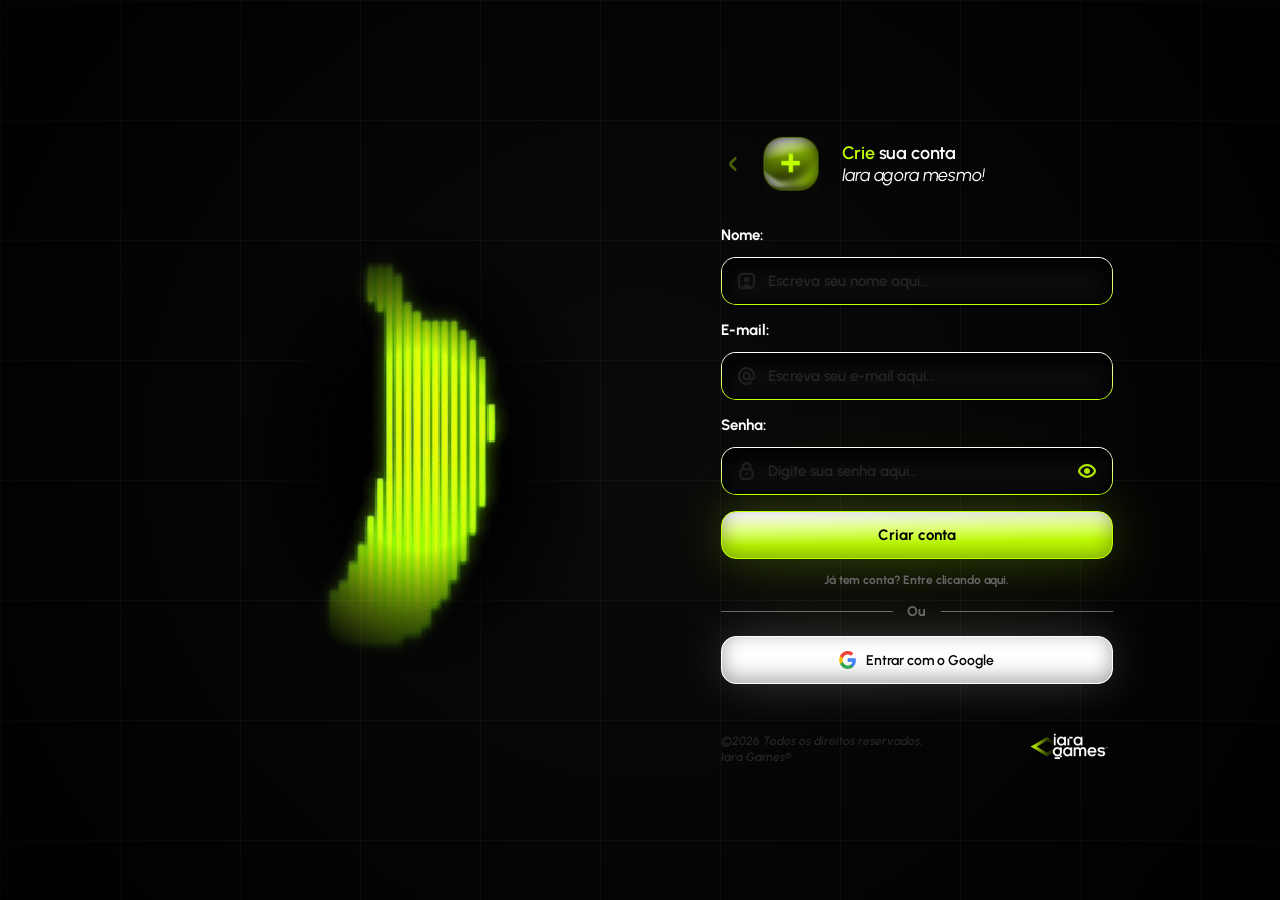
<file: cadastro.html>
<!DOCTYPE html>
<html lang="pt-BR">

<head>
  <meta charset="UTF-8">
  <meta name="viewport" content="width=device-width, initial-scale=1.0">
  <title>IARA GAMES — Criar conta</title>
  <meta name="description"
    content="Crie sua conta Iara Games agora mesmo e aproveite os melhores jogos brasileiros independentes.">
  <link rel="preconnect" href="https://fonts.googleapis.com">
  <link rel="preconnect" href="https://fonts.gstatic.com" crossorigin>
  <link
    href="https://fonts.googleapis.com/css2?family=Silkscreen:wght@700&family=Urbanist:ital,wght@0,300;0,400;0,500;0,600;0,700;0,900;1,300;1,400;1,500;1,600;1,700&display=swap"
    rel="stylesheet">
  <link rel="stylesheet" href="cadastro.css">
</head>

<body>

  <!-- Background base decorativo com grid e vinheta radial da página inteira (por baixo de tudo) -->
  <div class="login-bg-base" aria-hidden="true"></div>

  <!-- Container principal do layout (Centralizado, 1920x1080 canvas proporcional) -->
  <main class="login-screen-wrap">
    <div class="login-inner-layout">

      <!-- Coluna Esquerda: Banana 3D Pixels Verde Animada com overlay exclusiva sobre ela -->
      <section class="login-visual-column" aria-hidden="true">
        <div class="banana-glow-wrapper">
          <img src="assets/banana-3d-pixels.gif" alt="Banana 3D Pixels Verde Animada" class="banana-3d-img">
        </div>
      </section>

      <!-- Coluna Direita: Formulário de Cadastro e Identidade (Totalmente livre de qualquer overlay) -->
      <section class="login-form-column">

        <!-- Topo: Botão Voltar + Avatar Emblem (+) + Título -->
        <header class="login-header-group">
          <a href="login.html" class="login-back-btn" aria-label="Voltar para a página de login">
            <img src="assets/login-back-arrow.svg" alt="" class="back-arrow-icon" aria-hidden="true">
          </a>

          <div class="login-avatar-emblem-wrap">
            <img src="assets/register-avatar-emblem.png" alt="Criar Conta Iara Games" class="login-avatar-emblem-img">
          </div>

          <h1 class="login-title register-title">
            <span class="title-green-crie">Crie</span> sua conta<br>
            <em class="title-italic-iara-cadastro">Iara agora mesmo!</em>
          </h1>
        </header>

        <!-- Formulário de Criação de Conta -->
        <form class="login-form" id="register-form" onsubmit="event.preventDefault(); window.location.href='index.html';">

          <!-- Campo Nome -->
          <div class="input-field-group">
            <div class="input-header-row">
              <label for="name" class="input-label">Nome:</label>
            </div>
            <div class="input-box-wrapper">
              <span class="input-icon-left" aria-hidden="true">
                <img src="assets/register-icon-user.svg" alt="">
              </span>
              <input type="text" id="name" name="name" class="login-input" placeholder="Escreva seu nome aqui..."
                required autocomplete="name">
            </div>
          </div>

          <!-- Campo Email -->
          <div class="input-field-group">
            <div class="input-header-row">
              <label for="email" class="input-label">E-mail:</label>
            </div>
            <div class="input-box-wrapper">
              <span class="input-icon-left" aria-hidden="true">
                <img src="assets/icon-email.svg" alt="">
              </span>
              <input type="email" id="email" name="email" class="login-input" placeholder="Escreva seu e-mail aqui..."
                required autocomplete="email">
            </div>
          </div>

          <!-- Campo Senha -->
          <div class="input-field-group">
            <div class="input-header-row">
              <label for="password" class="input-label">Senha:</label>
            </div>
            <div class="input-box-wrapper">
              <span class="input-icon-left" aria-hidden="true">
                <img src="assets/icon-lock.svg" alt="">
              </span>
              <input type="password" id="password" name="password" class="login-input"
                placeholder="Digite sua senha aqui..." required autocomplete="new-password">
              <button type="button" class="password-toggle-btn" id="password-toggle"
                aria-label="Mostrar ou ocultar senha">
                <img src="assets/icon-eye.svg" alt="" id="eye-icon">
              </button>
            </div>
          </div>

          <!-- Botão Criar Conta Neon -->
          <button type="submit" class="login-submit-btn register-submit-btn" id="register-submit">
            Criar conta
          </button>

          <!-- Link para Página de Login -->
          <div class="signup-link-wrapper">
            <a href="login.html" class="signup-link">Já tem conta? Entre clicando aqui.</a>
          </div>

          <!-- Divisor "Ou" -->
          <div class="login-divider-row" aria-hidden="true">
            <span class="divider-line"></span>
            <span class="divider-text">Ou</span>
            <span class="divider-line"></span>
          </div>

          <!-- Botão Entrar com Google -->
          <button type="button" class="google-login-btn" id="google-login">
            <img src="assets/google-icon.png" alt="Google" class="google-icon-img">
            <span>Entrar com o Google</span>
          </button>

        </form>

        <!-- Rodapé do formulário: Copyright e Logotipo Iara Games -->
        <footer class="login-footer-row">
          <p class="login-copyright">
            ©2026 Todos os direitos reservados.<br>
            Iara Games®
          </p>
          <a href="index.html" class="login-logo-link" aria-label="Iara Games Home">
            <img src="assets/logo-iara.png" alt="Iara Games" class="login-footer-logo">
          </a>
        </footer>

      </section>

    </div>
  </main>

  <script>
    // Alternância de visibilidade da senha
    const passwordInput = document.getElementById('password');
    const toggleBtn = document.getElementById('password-toggle');

    if (toggleBtn && passwordInput) {
      toggleBtn.addEventListener('click', () => {
        const isPassword = passwordInput.type === 'password';
        passwordInput.type = isPassword ? 'text' : 'password';
        toggleBtn.classList.toggle('active', isPassword);
      });
    }
  </script>
</body>

</html>
</file>
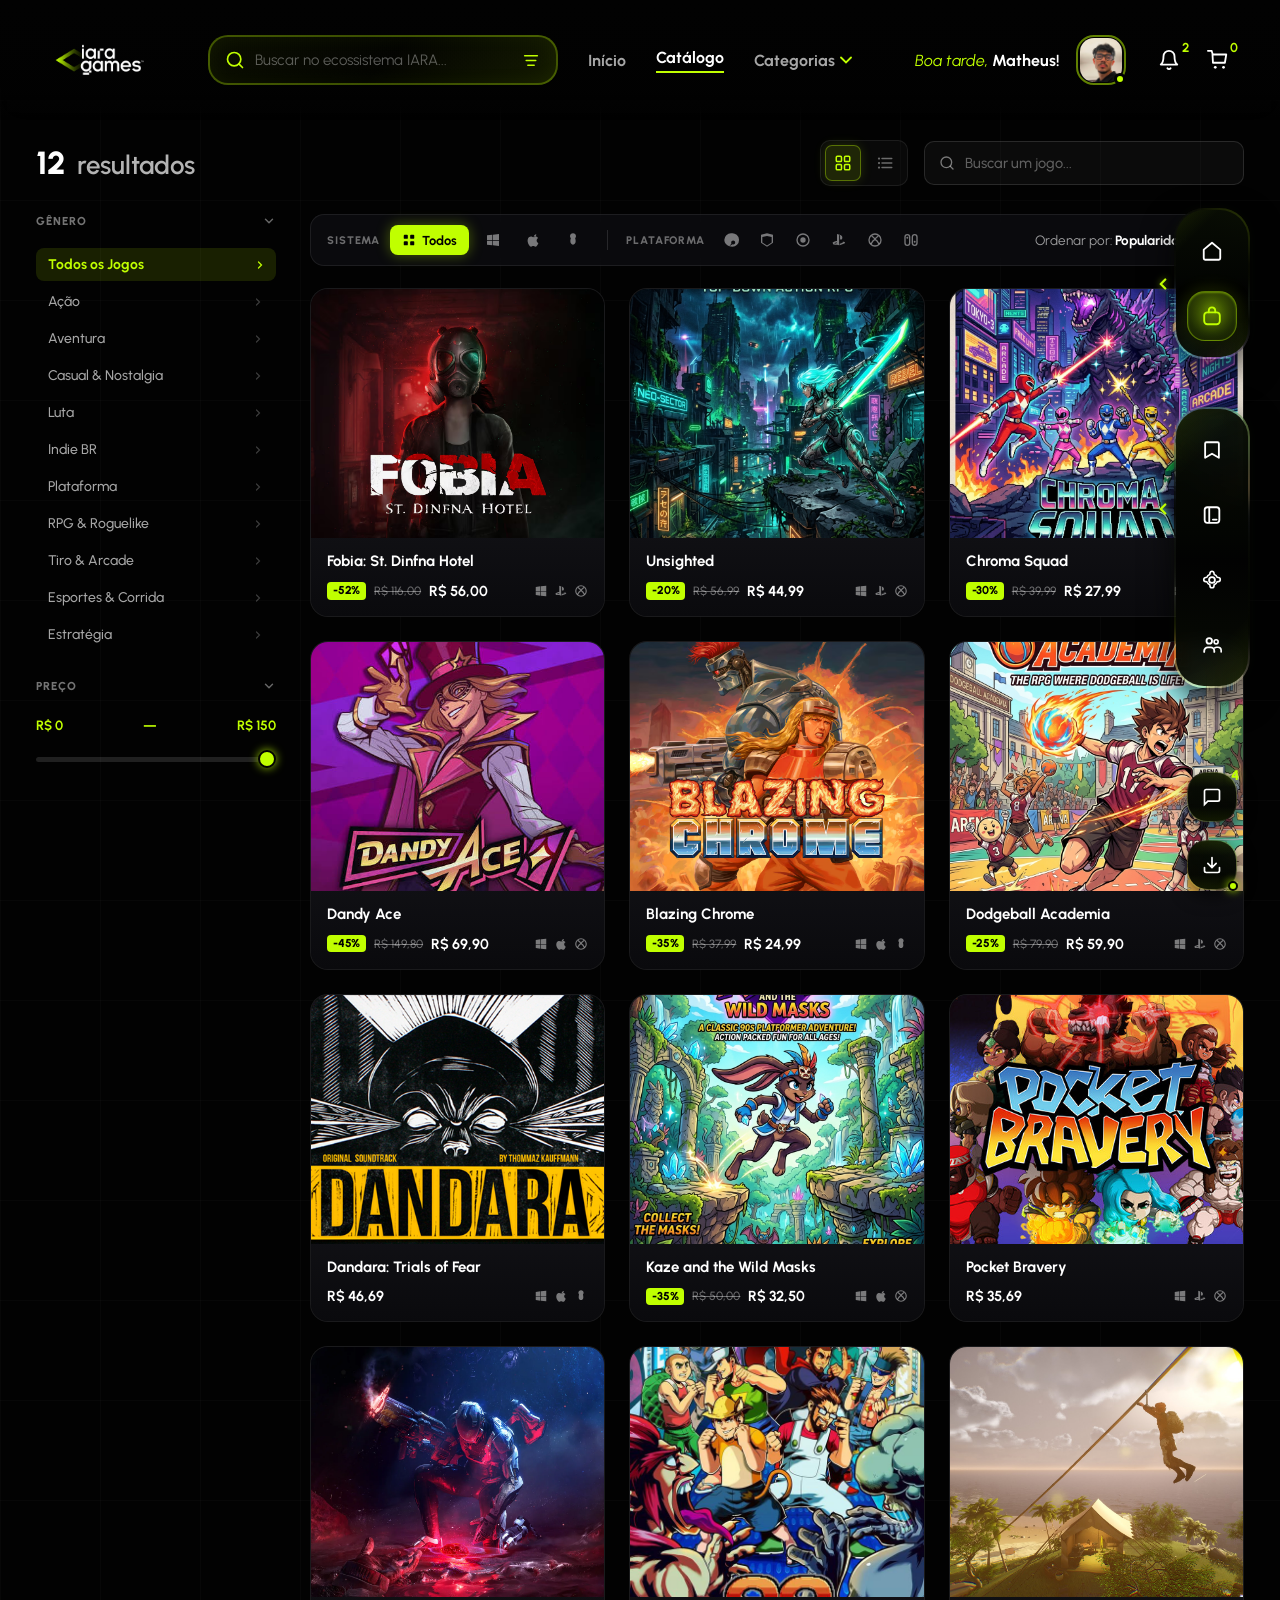
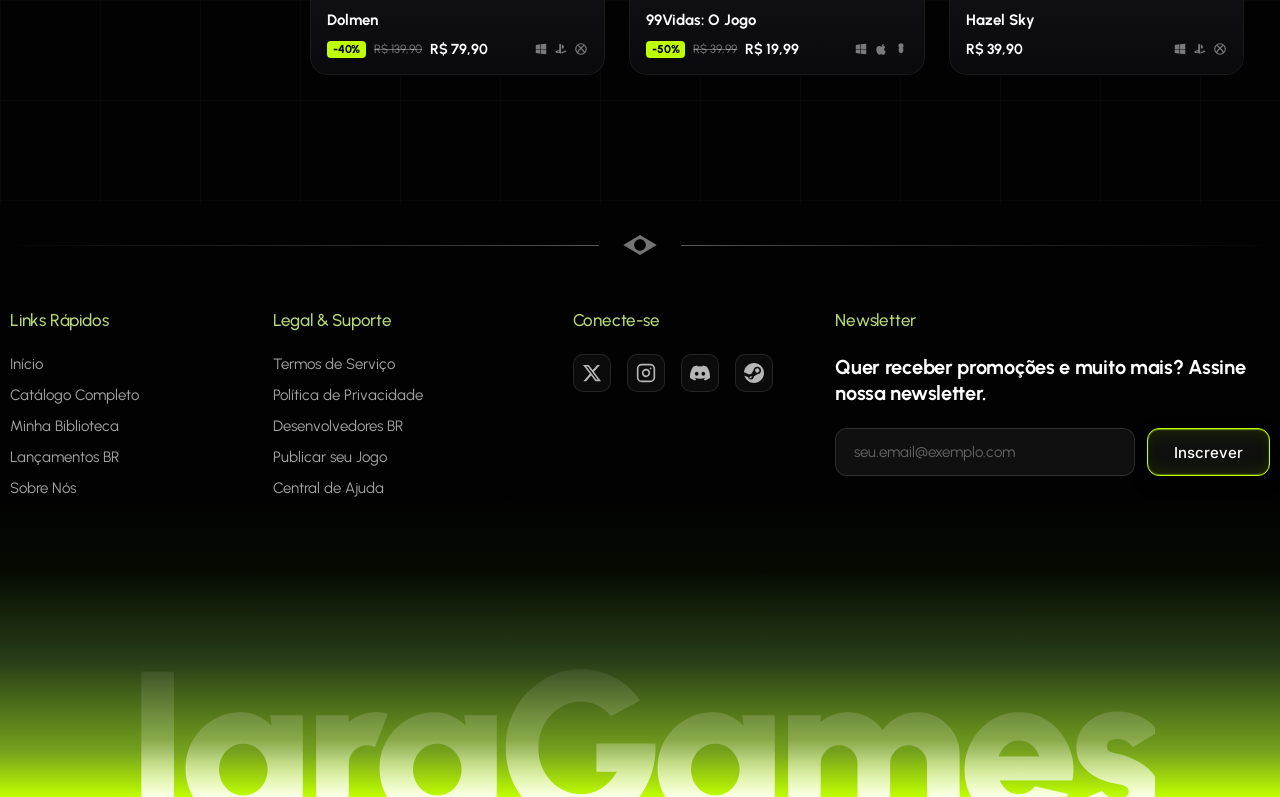
<file: catalogo.html>
<!DOCTYPE html>
<html lang="pt-BR">

<head>
  <meta charset="UTF-8">
  <meta name="viewport" content="width=device-width, initial-scale=1.0">
  <title>IARA GAMES — Catálogo de Jogos</title>
  <link rel="icon" type="image/png" href="assets/logo-iara.png">

  <!-- Google Fonts Oficiais do Figma (Urbanist, Silkscreen, Inter) -->
  <link rel="preconnect" href="https://fonts.googleapis.com">
  <link rel="preconnect" href="https://fonts.gstatic.com" crossorigin>
  <link href="https://fonts.googleapis.com/css2?family=Inter:wght@400;500;600;700;800&family=Silkscreen:wght@400;700&family=Urbanist:ital,wght@0,300;0,400;0,500;0,600;0,700;0,800;0,900;1,400;1,700;1,900&display=swap" rel="stylesheet">

  <link rel="stylesheet" href="style.css">
  <link rel="stylesheet" href="catalogo.css">
</head>

<body>
  <!-- ===== TOPBAR FIXA (MENU SUPERIOR DO FIGMA) ===== -->
  <header class="topbar">
    <div class="topbar-inner">
      <a href="index.html" class="topbar-left" aria-label="Ir para a página inicial">
        <img src="assets/logo-iara.png" alt="IARA GAMES" class="brand-logo">
      </a>

      <div class="topbar-center">
        <div class="search-bar">
          <svg class="search-icon" viewBox="0 0 24 24" fill="none">
            <circle cx="11" cy="11" r="8" stroke="#C0FF00" stroke-width="2" />
            <line x1="21" y1="21" x2="16.65" y2="16.65" stroke="#C0FF00" stroke-width="2" stroke-linecap="round" />
          </svg>
          <input type="text" id="topbar-search-input" placeholder="Buscar no ecossistema IARA...">
          <button class="filter-btn" aria-label="Filtro avançado">
            <svg viewBox="0 0 24 24" fill="none">
              <line x1="4" y1="6" x2="20" y2="6" stroke="#C0FF00" stroke-width="2" stroke-linecap="round" />
              <line x1="6" y1="12" x2="18" y2="12" stroke="#C0FF00" stroke-width="2" stroke-linecap="round" />
              <line x1="8" y1="18" x2="16" y2="18" stroke="#C0FF00" stroke-width="2" stroke-linecap="round" />
            </svg>
          </button>
        </div>

        <nav class="nav-links" aria-label="Navegação principal">
          <a href="index.html" class="nav-item">Início</a>
          <a href="catalogo.html" class="nav-item active">Catálogo</a>
          <a href="#" class="nav-item nav-dropdown">
            Categorias
            <svg viewBox="0 0 12 8" fill="none">
              <path d="M1 1.5L6 6.5L11 1.5" stroke="#C0FF00" stroke-width="1.8" stroke-linecap="round" />
            </svg>
          </a>
        </nav>
      </div>

      <div class="user-profile">
        <div class="user-profile-trigger" id="user-profile-trigger" role="button" tabindex="0" aria-haspopup="true" aria-expanded="false" aria-label="Abrir menu do usuário">
          <div class="user-greeting">
            <span class="greet-time">Boa tarde,</span>
            <span class="greet-name">Matheus!</span>
          </div>
          <div class="user-avatar-wrap">
            <img src="assets/avatar-user.png" alt="Matheus" class="user-avatar">
            <span class="status-online"></span>
          </div>
        </div>

        <!-- DROPDOWN MENU DO USUÁRIO (FIGMA: menu usuario #350:1452) -->
        <div class="user-dropdown-menu" id="user-dropdown-menu" role="menu" aria-label="Menu do Usuário">
          <!-- Topo: Avatar Câmera, Nome, Status e Botão Editar Pen -->
          <div class="user-menu-header">
            <div class="user-menu-avatar-box">
              <svg class="user-menu-camera-icon" viewBox="0 0 24 24" fill="none" stroke="currentColor" stroke-width="1.8" stroke-linecap="round" stroke-linejoin="round">
                <path d="M23 19a2 2 0 0 1-2 2H3a2 2 0 0 1-2-2V8a2 2 0 0 1 2-2h4l2-3h6l2 3h4a2 2 0 0 1 2 2z"/>
                <circle cx="12" cy="13" r="4"/>
              </svg>
              <span class="user-menu-status-dot"></span>
            </div>
            <div class="user-menu-info">
              <span class="user-menu-name">Matheus Becari</span>
              <span class="user-menu-status">Online</span>
            </div>
            <button type="button" class="user-menu-edit-btn" aria-label="Editar Perfil">
              <svg viewBox="0 0 24 24" fill="currentColor">
                <path d="M3 17.25V21h3.75L17.81 9.94l-3.75-3.75L3 17.25zM20.71 7.04a1 1 0 0 0 0-1.41l-2.34-2.34a1 1 0 0 0-1.41 0l-1.83 1.83 3.75 3.75 1.83-1.83z"/>
              </svg>
            </button>
          </div>

          <!-- Divisor horizontal sutil -->
          <div class="user-menu-divider"></div>

          <!-- Lista de Itens do Menu -->
          <div class="user-menu-items">
            <a href="#" class="user-menu-item" role="menuitem">
              <svg viewBox="0 0 24 24" fill="none" stroke="currentColor" stroke-width="2" stroke-linecap="round" stroke-linejoin="round">
                <path d="M14 2H6a2 2 0 0 0-2 2v16a2 2 0 0 0 2 2h12a2 2 0 0 0 2-2V8z"/>
                <polyline points="14 2 14 8 20 8"/>
                <line x1="16" y1="13" x2="8" y2="13"/>
                <line x1="16" y1="17" x2="8" y2="17"/>
              </svg>
              <span>Privacidade</span>
            </a>

            <a href="#" class="user-menu-item" role="menuitem">
              <svg viewBox="0 0 24 24" fill="none" stroke="currentColor" stroke-width="2" stroke-linecap="round" stroke-linejoin="round">
                <rect x="4" y="11" width="16" height="11" rx="3" stroke-width="2"/>
                <path d="M7 11V7a5 5 0 0 1 10 0v4" stroke-width="2"/>
                <circle cx="12" cy="16" r="1.5" fill="currentColor"/>
              </svg>
              <span>Segurança</span>
            </a>

            <a href="#" class="user-menu-item" role="menuitem">
              <svg viewBox="0 0 24 24" fill="none" stroke="currentColor" stroke-width="2" stroke-linecap="round" stroke-linejoin="round">
                <path d="M6 3h12l2 5v12a2 2 0 0 1-2 2H6a2 2 0 0 1-2-2V8l2-5z"/>
                <line x1="4" y1="8" x2="20" y2="8"/>
                <path d="M9 11a3 3 0 0 0 6 0"/>
              </svg>
              <span>Histórico de compras</span>
            </a>
          </div>

          <!-- Botão Encerrar Sessão -->
          <a href="login.html" class="user-menu-logout-btn" role="menuitem">
            <svg viewBox="0 0 24 24" fill="none" stroke="#FF2B2B" stroke-width="2.2" stroke-linecap="round" stroke-linejoin="round">
              <path d="M9 21H5a2 2 0 0 1-2-2V5a2 2 0 0 1 2-2h4"/>
              <polyline points="16 17 21 12 16 7"/>
              <line x1="21" y1="12" x2="9" y2="12"/>
            </svg>
            <span>Encerrar sessão</span>
          </a>
        </div>
        <button class="header-icon-btn" id="notif-btn" aria-label="Notificações">
          <svg viewBox="0 0 24 24" fill="none">
            <path d="M18 8A6 6 0 0 0 6 8c0 7-3 9-3 9h18s-3-2-3-9" stroke="#fff" stroke-width="2" stroke-linecap="round" stroke-linejoin="round" />
            <path d="M13.73 21a2 2 0 0 1-3.46 0" stroke="#fff" stroke-width="2" stroke-linecap="round" />
          </svg>
          <span class="header-badge">2</span>
        </button>
        <button class="header-icon-btn" id="cart-btn" aria-label="Carrinho">
          <svg viewBox="0 0 24 24" fill="none">
            <path d="M6 6h15l-1.5 9h-13z" stroke="#fff" stroke-width="2" stroke-linejoin="round" />
            <circle cx="9" cy="20" r="1.5" fill="#fff" />
            <circle cx="18" cy="20" r="1.5" fill="#fff" />
            <path d="M1 2h4l1 3" stroke="#fff" stroke-width="2" stroke-linecap="round" />
          </svg>
          <span class="header-badge" id="cart-count">0</span>
        </button>
      </div>
    </div>
  </header>

  <!-- ===== MENU LATERAL DIREITO (DOCK COM ÍCONE DO CATÁLOGO/LOJA ATIVO) ===== -->
  <aside class="sidebar-dock">
    <div class="dock-group dock-top">
      <button class="dock-collapse-arrow" aria-label="Recolher"><svg viewBox="0 0 24 24" fill="none"><path d="M15 18l-6-6 6-6" stroke="currentColor" stroke-width="3" stroke-linecap="round" stroke-linejoin="round" /></svg></button>
      <a href="index.html" class="dock-btn" id="dock-home" aria-label="Início">
        <svg viewBox="0 0 24 24" fill="none">
          <path d="M3 10.5L12 3l9 7.5v9.5a1.5 1.5 0 0 1-1.5 1.5h-15A1.5 1.5 0 0 1 3 20v-9.5z" stroke="currentColor" stroke-width="2" stroke-linecap="round" stroke-linejoin="round" />
        </svg>
      </a>
      <a href="catalogo.html" class="dock-btn active" id="dock-store" aria-label="Catálogo / Loja">
        <svg viewBox="0 0 24 24" fill="none">
          <rect x="3.5" y="8" width="17" height="13" rx="3.5" stroke="currentColor" stroke-width="2" />
          <path d="M8.5 8V6a3.5 3.5 0 0 1 7 0v2" stroke="currentColor" stroke-width="2" stroke-linecap="round" />
        </svg>
      </a>
    </div>

    <div class="dock-group dock-main">
      <button class="dock-collapse-arrow" aria-label="Recolher"><svg viewBox="0 0 24 24" fill="none"><path d="M15 18l-6-6 6-6" stroke="currentColor" stroke-width="3" stroke-linecap="round" stroke-linejoin="round" /></svg></button>
      <a href="favoritos.html" class="dock-btn" id="dock-bookmark" aria-label="Favoritos">
        <svg viewBox="0 0 24 24" fill="none">
          <path d="M6 3.5h12a1.5 1.5 0 0 1 1.5 1.5v15.5l-7.5-4.5-7.5 4.5V5a1.5 1.5 0 0 1 1.5-1.5z" stroke="currentColor" stroke-width="2" stroke-linecap="round" stroke-linejoin="round" />
        </svg>
      </a>
      <a href="biblioteca.html" class="dock-btn" id="dock-library" aria-label="Biblioteca">
        <svg viewBox="0 0 24 24" fill="none">
          <rect x="4" y="3.5" width="16" height="17" rx="3" stroke="currentColor" stroke-width="2" />
          <line x1="9" y1="3.5" x2="9" y2="20.5" stroke="currentColor" stroke-width="2" />
          <path d="M13 17h4" stroke="currentColor" stroke-width="2" stroke-linecap="round" />
        </svg>
      </a>
      <button class="dock-btn" id="dock-settings" aria-label="Configurações">
        <svg viewBox="0 0 24 24" fill="none">
          <circle cx="12" cy="12" r="3.2" stroke="currentColor" stroke-width="2" />
          <path d="M12 2.5a2.2 2.2 0 0 1 2.2 2.2v.3a1.5 1.5 0 0 0 1.2 1.5 2.2 2.2 0 0 1 1.6 1.6 1.5 1.5 0 0 0 1.5 1.2h.3a2.2 2.2 0 0 1 2.2 2.2 2.2 2.2 0 0 1-2.2 2.2h-.3a1.5 1.5 0 0 0-1.5 1.2 2.2 2.2 0 0 1-1.6 1.6 1.5 1.5 0 0 0-1.2 1.5v.3a2.2 2.2 0 0 1-2.2 2.2 2.2 2.2 0 0 1-2.2-2.2v-.3a1.5 1.5 0 0 0-1.2-1.5 2.2 2.2 0 0 1-1.6-1.6 1.5 1.5 0 0 0-1.5-1.2h-.3a2.2 2.2 0 0 1-2.2-2.2 2.2 2.2 0 0 1 2.2-2.2h.3a1.5 1.5 0 0 0 1.5-1.2 2.2 2.2 0 0 1 1.6-1.6 1.5 1.5 0 0 0 1.2-1.5v-.3a2.2 2.2 0 0 1 2.2-2.2z" stroke="currentColor" stroke-width="1.8" stroke-linecap="round" stroke-linejoin="round" />
        </svg>
      </button>
      <button class="dock-btn" id="dock-friends" aria-label="Comunidade">
        <svg viewBox="0 0 24 24" fill="none">
          <circle cx="9" cy="7.5" r="3" stroke="currentColor" stroke-width="2" />
          <circle cx="16.5" cy="8.5" r="2.2" stroke="currentColor" stroke-width="1.8" />
          <path d="M3.5 19.5v-1a4 4 0 0 1 4-4h3a4 4 0 0 1 4 4v1" stroke="currentColor" stroke-width="2" stroke-linecap="round" />
          <path d="M15 15.2a3.5 3.5 0 0 1 2.5-.7h1a3.5 3.5 0 0 1 3.5 3.5v1.5" stroke="currentColor" stroke-width="1.8" stroke-linecap="round" />
        </svg>
      </button>
    </div>

    <div class="dock-bottom-actions">
      <button class="dock-bottom-btn" id="dock-chat" aria-label="Mensagens">
        <svg viewBox="0 0 24 24" fill="none"><path d="M21 15a2 2 0 0 1-2 2H7l-4 4V5a2 2 0 0 1 2-2h14a2 2 0 0 1 2 2z" stroke="#fff" stroke-width="2" /></svg>
        <span class="dock-badge">4</span>
      </button>
      <button class="dock-bottom-btn" id="dock-downloads" aria-label="Downloads">
        <svg viewBox="0 0 24 24" fill="none"><path d="M21 15v4a2 2 0 0 1-2 2H5a2 2 0 0 1-2-2v-4M7 10l5 5 5-5M12 15V3" stroke="#fff" stroke-width="2" stroke-linecap="round" /></svg>
        <span class="dock-status-dot"></span>
      </button>
    </div>
  </aside>

  <!-- ===== CONTEÚDO PRINCIPAL DO CATÁLOGO ===== -->
  <main class="catalog-main-container">

    <!-- Header Superior: Contagem de Resultados + View Mode + Input de Busca -->
    <header class="catalog-top-header">
      <div class="catalog-results-wrap">
        <h1 class="catalog-results-title">
          <span class="catalog-count-badge" id="catalog-count-badge">12</span>
          <span class="catalog-results-label">resultados</span>
        </h1>
      </div>

      <div class="catalog-top-controls">
        <!-- Alternador de exibição Grade / Lista -->
        <div class="view-mode-toggle" role="group" aria-label="Modo de visualização">
          <button type="button" class="view-mode-btn active" id="btn-grid-view" aria-label="Visualização em Grade">
            <svg viewBox="0 0 24 24" fill="none">
              <rect x="3" y="3" width="7" height="7" rx="1.5" stroke="currentColor" stroke-width="2" />
              <rect x="14" y="3" width="7" height="7" rx="1.5" stroke="currentColor" stroke-width="2" />
              <rect x="14" y="14" width="7" height="7" rx="1.5" stroke="currentColor" stroke-width="2" />
              <rect x="3" y="14" width="7" height="7" rx="1.5" stroke="currentColor" stroke-width="2" />
            </svg>
          </button>
          <button type="button" class="view-mode-btn" id="btn-list-view" aria-label="Visualização em Lista">
            <svg viewBox="0 0 24 24" fill="none">
              <line x1="8" y1="6" x2="21" y2="6" stroke="currentColor" stroke-width="2" stroke-linecap="round" />
              <line x1="8" y1="12" x2="21" y2="12" stroke="currentColor" stroke-width="2" stroke-linecap="round" />
              <line x1="8" y1="18" x2="21" y2="18" stroke="currentColor" stroke-width="2" stroke-linecap="round" />
              <circle cx="4" cy="6" r="1.5" fill="currentColor" />
              <circle cx="4" cy="12" r="1.5" fill="currentColor" />
              <circle cx="4" cy="18" r="1.5" fill="currentColor" />
            </svg>
          </button>
        </div>

        <!-- Barra de Busca Rápida no Catálogo (Search a game) -->
        <div class="catalog-search-box">
          <svg class="catalog-search-icon" viewBox="0 0 24 24" fill="none">
            <circle cx="11" cy="11" r="8" stroke-width="2" stroke-linecap="round" />
            <line x1="21" y1="21" x2="16.65" y2="16.65" stroke-width="2" stroke-linecap="round" />
          </svg>
          <input type="text" id="catalog-search-input" class="catalog-search-input" placeholder="Buscar um jogo...">
          <button type="button" class="catalog-clear-search" id="catalog-clear-search" aria-label="Limpar busca">✕</button>
        </div>
      </div>
    </header>

    <!-- Layout Dividido em Duas Colunas: Sidebar de Filtros e Grid Principal -->
    <div class="catalog-layout">

      <!-- Coluna Esquerda: Filtros de Gênero e Preço (Sidebar) -->
      <aside class="catalog-sidebar">

        <!-- Grupo: GENRE (Gênero) -->
        <div class="filter-group" id="group-genre">
          <div class="filter-group-header">
            <span class="filter-group-title">Gênero</span>
            <svg class="filter-group-chevron" viewBox="0 0 24 24" fill="none">
              <path d="M6 9l6 6 6-6" stroke="currentColor" stroke-width="2.5" stroke-linecap="round" stroke-linejoin="round" />
            </svg>
          </div>
          <div class="filter-group-body">
            <nav class="genre-filter-list">
              <div class="genre-filter-item active" data-genre="all">
                <span>Todos os Jogos</span>
                <svg class="genre-item-chevron" viewBox="0 0 24 24" fill="none"><path d="M9 18l6-6-6-6" stroke="currentColor" stroke-width="2.5" stroke-linecap="round" /></svg>
              </div>
              <div class="genre-filter-item" data-genre="action">
                <span>Ação</span>
                <svg class="genre-item-chevron" viewBox="0 0 24 24" fill="none"><path d="M9 18l6-6-6-6" stroke="currentColor" stroke-width="2.5" stroke-linecap="round" /></svg>
              </div>
              <div class="genre-filter-item" data-genre="adventure">
                <span>Aventura</span>
                <svg class="genre-item-chevron" viewBox="0 0 24 24" fill="none"><path d="M9 18l6-6-6-6" stroke="currentColor" stroke-width="2.5" stroke-linecap="round" /></svg>
              </div>
              <div class="genre-filter-item" data-genre="casual">
                <span>Casual & Nostalgia</span>
                <svg class="genre-item-chevron" viewBox="0 0 24 24" fill="none"><path d="M9 18l6-6-6-6" stroke="currentColor" stroke-width="2.5" stroke-linecap="round" /></svg>
              </div>
              <div class="genre-filter-item" data-genre="fighting">
                <span>Luta</span>
                <svg class="genre-item-chevron" viewBox="0 0 24 24" fill="none"><path d="M9 18l6-6-6-6" stroke="currentColor" stroke-width="2.5" stroke-linecap="round" /></svg>
              </div>
              <div class="genre-filter-item" data-genre="indie">
                <span>Indie BR</span>
                <svg class="genre-item-chevron" viewBox="0 0 24 24" fill="none"><path d="M9 18l6-6-6-6" stroke="currentColor" stroke-width="2.5" stroke-linecap="round" /></svg>
              </div>
              <div class="genre-filter-item" data-genre="platformer">
                <span>Plataforma</span>
                <svg class="genre-item-chevron" viewBox="0 0 24 24" fill="none"><path d="M9 18l6-6-6-6" stroke="currentColor" stroke-width="2.5" stroke-linecap="round" /></svg>
              </div>
              <div class="genre-filter-item" data-genre="rpg">
                <span>RPG & Roguelike</span>
                <svg class="genre-item-chevron" viewBox="0 0 24 24" fill="none"><path d="M9 18l6-6-6-6" stroke="currentColor" stroke-width="2.5" stroke-linecap="round" /></svg>
              </div>
              <div class="genre-filter-item" data-genre="shooter">
                <span>Tiro & Arcade</span>
                <svg class="genre-item-chevron" viewBox="0 0 24 24" fill="none"><path d="M9 18l6-6-6-6" stroke="currentColor" stroke-width="2.5" stroke-linecap="round" /></svg>
              </div>
              <div class="genre-filter-item" data-genre="sports">
                <span>Esportes & Corrida</span>
                <svg class="genre-item-chevron" viewBox="0 0 24 24" fill="none"><path d="M9 18l6-6-6-6" stroke="currentColor" stroke-width="2.5" stroke-linecap="round" /></svg>
              </div>
              <div class="genre-filter-item" data-genre="strategy">
                <span>Estratégia</span>
                <svg class="genre-item-chevron" viewBox="0 0 24 24" fill="none"><path d="M9 18l6-6-6-6" stroke="currentColor" stroke-width="2.5" stroke-linecap="round" /></svg>
              </div>
            </nav>
          </div>
        </div>

        <!-- Grupo: PRICE (Preço) -->
        <div class="filter-group" id="group-price">
          <div class="filter-group-header">
            <span class="filter-group-title">Preço</span>
            <svg class="filter-group-chevron" viewBox="0 0 24 24" fill="none">
              <path d="M6 9l6 6 6-6" stroke="currentColor" stroke-width="2.5" stroke-linecap="round" stroke-linejoin="round" />
            </svg>
          </div>
          <div class="filter-group-body">
            <div class="price-filter-wrap">
              <div class="price-range-label">
                <span>R$ 0</span>
                <span>—</span>
                <span id="price-max-label">R$ 150</span>
              </div>
              <div class="price-slider-container">
                <input type="range" class="price-slider" id="price-slider" min="15" max="150" step="5" value="150" aria-label="Filtrar por preço máximo">
              </div>
            </div>
          </div>
        </div>

      </aside>

      <!-- Coluna Direita: Barra Superior (System | Launcher | Sort by) e Grid de Jogos -->
      <section class="catalog-content-area">

        <!-- Toolbar Horizontal de Filtros Rápidos (Idêntica à Referência) -->
        <div class="catalog-toolbar">
          <div class="catalog-toolbar-left">

            <!-- Filtro de Sistema Operacional (SYSTEM: Any, Windows, Apple, Linux) -->
            <div class="filter-chip-group">
              <span class="filter-group-tag">Sistema</span>
              <button type="button" class="chip-system-any" id="chip-system-any" title="Todos os Sistemas">
                <svg viewBox="0 0 24 24" width="14" height="14" fill="currentColor">
                  <rect x="3" y="3" width="7" height="7" rx="1.5" />
                  <rect x="14" y="3" width="7" height="7" rx="1.5" />
                  <rect x="14" y="14" width="7" height="7" rx="1.5" />
                  <rect x="3" y="14" width="7" height="7" rx="1.5" />
                </svg>
                Todos
              </button>
              <button type="button" class="chip-icon-btn" data-system="windows" title="Windows" aria-label="Windows">
                <svg viewBox="0 0 24 24"><path d="M3 5l8-1v8H3zM12 4l9-1v9h-9zM3 13h8v7l-8-1zM12 13h9v8l-9-1z"/></svg>
              </button>
              <button type="button" class="chip-icon-btn" data-system="mac" title="macOS" aria-label="macOS">
                <svg viewBox="0 0 24 24"><path d="M18.71 19.5c-.83 1.24-1.71 2.45-3.05 2.47-1.34.03-1.77-.79-3.29-.79-1.53 0-2 .77-3.27.82-1.31.05-2.3-1.32-3.14-2.53C4.25 17 2.94 12.45 4.7 9.39c.87-1.52 2.43-2.48 4.12-2.51 1.28-.02 2.5.87 3.29.87.78 0 2.26-1.07 3.81-.91.65.03 2.47.26 3.64 1.98-.09.06-2.17 1.28-2.15 3.81.03 3.02 2.65 4.03 2.68 4.04-.03.07-.42 1.44-1.38 2.83M15.97 6.37c.63-.78 1.06-1.87.94-2.96-1 .04-2.13.67-2.79 1.45-.58.67-1.09 1.77-.95 2.84 1.12.09 2.18-.55 2.8-1.33z"/></svg>
              </button>
              <button type="button" class="chip-icon-btn" data-system="linux" title="Linux" aria-label="Linux">
                <svg viewBox="0 0 24 24"><path d="M12 2C9.5 2 7.5 4 7.5 6.5c0 1.2.5 2.2 1.3 3-.3.8-.8 2.3-.8 4.5 0 2.8 1.5 5 4 5s4-2.2 4-5c0-2.2-.5-3.7-.8-4.5.8-.8 1.3-1.8 1.3-3C16.5 4 14.5 2 12 2z"/></svg>
              </button>
            </div>

            <!-- Divisor Vertical -->
            <div class="toolbar-divider"></div>

            <!-- Filtro de Plataforma / Launcher -->
            <div class="filter-chip-group">
              <span class="filter-group-tag">Plataforma</span>
              <div class="launcher-chips-row">
                <button type="button" class="chip-icon-btn" data-launcher="steam" title="Steam" aria-label="Steam">
                  <svg viewBox="0 0 24 24"><path d="M12 2a10 10 0 0 0-10 9.8c0 4.6 3.2 8.5 7.6 9.6l3-4.3a3 3 0 0 1-.3-1.3c0-1.7 1.3-3 3-3s3 1.3 3 3-1.3 3-3 3a3 3 0 0 1-1.2-.3l-4.4 3c1.4.5 2.8.7 4.3.7a10 10 0 0 0 10-10A10 10 0 0 0 12 2z"/></svg>
                </button>
                <button type="button" class="chip-icon-btn" data-launcher="epic" title="Epic Games" aria-label="Epic Games">
                  <svg viewBox="0 0 24 24"><path d="M3 4l9-2 9 2v12l-9 6-9-6V4zm9 2L5 7.5v8.2l7 4.7 7-4.7V7.5L12 6z"/></svg>
                </button>
                <button type="button" class="chip-icon-btn" data-launcher="gog" title="GOG Galaxy" aria-label="GOG">
                  <svg viewBox="0 0 24 24"><circle cx="12" cy="12" r="9" fill="none" stroke="currentColor" stroke-width="2"/><circle cx="12" cy="12" r="4"/></svg>
                </button>
                <button type="button" class="chip-icon-btn" data-launcher="ps" title="PlayStation" aria-label="PlayStation">
                  <svg viewBox="0 0 24 24"><path d="M9 3l5 1.6c2 .7 3 2 3 4 0 2.4-1.6 3.2-3.4 2.5V5.5c0-.6-.3-1-.8-1.1-.4-.1-.6.3-.6.8V20l-3.2-1zM3 17.4c-1.2-.8-.4-1.9 1.5-2.6L9 13.2v2.2l-3.4 1.2c-.6.2-.7.6-.2.7.5.2 1.4.1 2-.1l1.6-.6v2c-2.3.6-4.6.4-6-.2zM13 16.5l4.2-1.5c1.5-.5 3.5-.3 3.8.6.3.8-.6 1.6-2 2.1L13 19.8v-2.2l4.6-1.6c.6-.2.7-.6.2-.7-.5-.2-1.4-.1-2 .1l-2.8 1z"/></svg>
                </button>
                <button type="button" class="chip-icon-btn" data-launcher="xbox" title="Xbox" aria-label="Xbox">
                  <svg viewBox="0 0 24 24"><circle cx="12" cy="12" r="9" fill="none" stroke="currentColor" stroke-width="2"/><path d="M7 6c3 2 5 5 5 6 0-1 2-4 5-6M6 18c2-4 4-6 6-7 2 1 4 3 6 7" stroke="currentColor" stroke-width="2" fill="none"/></svg>
                </button>
                <button type="button" class="chip-icon-btn" data-launcher="switch" title="Nintendo Switch" aria-label="Nintendo Switch">
                  <svg viewBox="0 0 24 24"><rect x="3" y="4" width="7" height="16" rx="3.5" fill="none" stroke="currentColor" stroke-width="2"/><circle cx="6.5" cy="8.5" r="1.5"/><rect x="14" y="4" width="7" height="16" rx="3.5" fill="none" stroke="currentColor" stroke-width="2"/><circle cx="17.5" cy="14.5" r="1.5"/></svg>
                </button>
              </div>
            </div>

          </div>

          <!-- Lado Direito da Toolbar: Dropdown "Sort by: Popularity ^" -->
          <div class="catalog-toolbar-right">
            <div class="sort-dropdown-wrap" id="sort-dropdown-wrap">
              <button type="button" class="sort-dropdown-trigger" id="sort-dropdown-trigger" aria-haspopup="listbox" aria-expanded="false">
                <span>Ordenar por: <strong id="current-sort-label">Popularidade</strong></span>
                <svg class="sort-chevron" viewBox="0 0 24 24" fill="none">
                  <path d="M6 9l6 6 6-6" stroke="currentColor" stroke-width="2" stroke-linecap="round" stroke-linejoin="round" />
                </svg>
              </button>

              <!-- Menu Suspenso de Opções (exato da referência anexada) -->
              <div class="sort-menu" role="listbox">
                <div class="sort-menu-item active" data-sort="popularity" role="option">Popularidade</div>
                <div class="sort-menu-item" data-sort="release" role="option">Data de lançamento</div>
                <div class="sort-menu-item" data-sort="az" role="option">Nome: A a Z</div>
                <div class="sort-menu-item" data-sort="za" role="option">Nome: Z a A</div>
                <div class="sort-menu-item" data-sort="price-asc" role="option">Preço: Menor ao Maior</div>
                <div class="sort-menu-item" data-sort="price-desc" role="option">Preço: Maior ao Menor</div>
                <div class="sort-menu-item" data-sort="discount" role="option">% Desconto</div>
              </div>
            </div>
          </div>
        </div>

        <!-- Grid de Cards do Catálogo (4 colunas) -->
        <div class="catalog-games-grid" id="catalog-games-grid">
          <!-- Gerado dinamicamente via catalogo.js -->
        </div>

        <!-- Estado Vazio (quando nenhum filtro traz resultados) -->
        <div class="catalog-empty-state" id="catalog-empty-state">
          <svg class="catalog-empty-icon" viewBox="0 0 24 24" fill="none">
            <circle cx="11" cy="11" r="8" stroke="currentColor" stroke-width="2" />
            <line x1="21" y1="21" x2="16.65" y2="16.65" stroke="currentColor" stroke-width="2" stroke-linecap="round" />
            <line x1="8" y1="11" x2="14" y2="11" stroke="currentColor" stroke-width="2" stroke-linecap="round" />
          </svg>
          <h3 class="catalog-empty-title">Nenhum jogo encontrado</h3>
          <p class="catalog-empty-desc">Tente ajustar seus filtros de gênero, plataforma ou faixa de preço para encontrar outros jogos incríveis da cena brasileira.</p>
          <button type="button" class="catalog-reset-filters-btn" id="catalog-reset-filters">Limpar todos os filtros</button>
        </div>

      </section>
    </div>

  </main>

  <!-- ===== FOOTER (ID IARA GAMES) ===== -->
  <footer class="site-footer">
    <!-- Linha divisória superior com emblema central -->
    <div class="footer-top-divider">
      <span class="divider-line"></span>
      <span class="divider-star" aria-hidden="true">
        <svg viewBox="0 0 100 60" width="34" height="20" fill="currentColor">
          <path fill-rule="evenodd" clip-rule="evenodd"
            d="M50 0L100 30L50 60L0 30Z M50 12.5C40.335 12.5 32.5 20.335 32.5 30C32.5 39.665 40.335 47.5 50 47.5C59.665 47.5 67.5 39.665 67.5 30C67.5 20.335 59.665 12.5 50 12.5Z" />
        </svg>
      </span>
      <span class="divider-line"></span>
    </div>

    <!-- Grid com 4 colunas de conteúdo -->
    <div class="footer-container">
      <div class="footer-grid">
        <!-- Coluna 1: Links Rápidos -->
        <div class="footer-col">
          <h4 class="footer-col-title">Links Rápidos</h4>
          <ul class="footer-nav-list">
            <li><a href="index.html">Início</a></li>
            <li><a href="catalogo.html">Catálogo Completo</a></li>
            <li><a href="biblioteca.html">Minha Biblioteca</a></li>
            <li><a href="index.html#shelf-lancamentos">Lançamentos BR</a></li>
            <li><a href="index.html#about-banner">Sobre Nós</a></li>
          </ul>
        </div>

        <!-- Coluna 2: Legal & Informações -->
        <div class="footer-col">
          <h4 class="footer-col-title">Legal & Suporte</h4>
          <ul class="footer-nav-list">
            <li><a href="#">Termos de Serviço</a></li>
            <li><a href="#">Política de Privacidade</a></li>
            <li><a href="#">Desenvolvedores BR</a></li>
            <li><a href="#">Publicar seu Jogo</a></li>
            <li><a href="#">Central de Ajuda</a></li>
          </ul>
        </div>

        <!-- Coluna 3: Conecte-se -->
        <div class="footer-col">
          <h4 class="footer-col-title">Conecte-se</h4>
          <div class="footer-social-row">
            <a href="#" class="footer-social-btn" aria-label="X (Twitter)">
              <svg viewBox="0 0 24 24" width="20" height="20" fill="currentColor">
                <path
                  d="M18.244 2.25h3.308l-7.227 8.26 8.502 11.24H16.17l-5.214-6.817L4.99 21.75H1.68l7.73-8.835L1.254 2.25H8.08l4.713 6.231zm-1.161 17.52h1.833L7.084 4.126H5.117z" />
              </svg>
            </a>
            <a href="#" class="footer-social-btn" aria-label="Instagram">
              <svg viewBox="0 0 24 24" width="20" height="20" fill="none" stroke="currentColor" stroke-width="2"
                stroke-linecap="round" stroke-linejoin="round">
                <rect x="2" y="2" width="20" height="20" rx="5" ry="5" />
                <path d="M16 11.37A4 4 0 1 1 12.63 8 4 4 0 0 1 16 11.37z" />
                <line x1="17.5" y1="6.5" x2="17.51" y2="6.5" />
              </svg>
            </a>
            <a href="#" class="footer-social-btn" aria-label="Discord">
              <svg viewBox="0 0 24 24" width="20" height="20" fill="currentColor">
                <path
                  d="M20.317 4.37a19.791 19.791 0 0 0-4.885-1.515.074.074 0 0 0-.079.037c-.21.375-.444.864-.608 1.25a18.27 18.27 0 0 0-5.487 0 12.64 12.64 0 0 0-.617-1.25.077.077 0 0 0-.079-.037A19.736 19.736 0 0 0 3.677 4.37a.07.07 0 0 0-.032.027C.533 9.046-.32 13.58.099 18.057a.082.082 0 0 0 .031.057 19.9 19.9 0 0 0 5.993 3.03.078.078 0 0 0 .084-.028c.462-.63.874-1.295 1.226-1.994.021-.041.001-.09-.041-.106a13.107 13.107 0 0 1-1.872-.892.077.077 0 0 1-.008-.128 10.2 10.2 0 0 0 .372-.292.074.074 0 0 1 .077-.01c3.929 1.793 8.18 1.793 12.061 0a.074.074 0 0 1 .078.01c.12.098.246.198.373.292a.077.077 0 0 1-.006.127 12.299 12.299 0 0 1-1.873.894.077.077 0 0 0-.041.107c.36.698.772 1.362 1.225 1.993a.076.076 0 0 0 .084.028 19.839 19.839 0 0 0 6.002-3.03.077.077 0 0 0 .032-.054c.5-5.177-.838-9.674-3.549-13.66a.061.061 0 0 0-.031-.028zM8.02 15.33c-1.183 0-2.157-1.085-2.157-2.419 0-1.333.956-2.419 2.157-2.419 1.21 0 2.176 1.096 2.157 2.42 0 1.333-.956 2.418-2.157 2.418zm7.975 0c-1.183 0-2.157-1.085-2.157-2.419 0-1.333.955-2.419 2.157-2.419 1.21 0 2.176 1.096 2.157 2.42 0 1.333-.946 2.418-2.157 2.418z" />
              </svg>
            </a>
            <a href="#" class="footer-social-btn" aria-label="Steam">
              <svg viewBox="0 0 24 24" width="20" height="20" fill="currentColor">
                <path
                  d="M11.979 0C5.678 0 .511 4.86.022 11.037l6.432 2.658c.545-.371 1.203-.59 1.912-.59.063 0 .125.004.188.006l2.861-4.142V8.91c0-2.495 2.028-4.524 4.524-4.524 2.494 0 4.524 2.029 4.524 4.524s-2.03 4.524-4.524 4.524h-.105l-4.076 2.811c0 .052.005.105.005.159 0 1.876-1.522 3.409-3.409 3.409-1.637 0-3.003-1.161-3.33-2.695L.432 15.02C1.942 20.216 6.55 24 12 24c6.627 0 12-5.373 12-12S18.627 0 11.979 0zm-3.613 16.037c-.126 0-.25-.015-.372-.038l-1.95 1.95a3.414 3.414 0 0 0 4.25-1.936 2.428 2.428 0 0 1-1.928.024zm7.575-9.615c-1.42 0-2.57 1.15-2.57 2.57s1.15 2.57 2.57 2.57 2.57-1.15 2.57-2.57-1.15-2.57-2.57-2.57z" />
              </svg>
            </a>
          </div>
        </div>

        <!-- Coluna 4: Newsletter -->
        <div class="footer-col footer-col-newsletter">
          <h4 class="footer-col-title">Newsletter</h4>
          <p class="newsletter-headline">Quer receber promoções e muito mais? Assine nossa newsletter.</p>
          <form class="newsletter-form" id="newsletter-form"
            onsubmit="event.preventDefault(); alert('Obrigado por assinar a newsletter da Iara Games!');">
            <input type="email" placeholder="seu.email@exemplo.com" class="newsletter-input" required
              aria-label="E-mail para newsletter">
            <button type="submit" class="newsletter-btn">Inscrever</button>
          </form>
        </div>
      </div>
    </div>

    <!-- Backdrop com Gradiente Verde Neon e Marca D'água "IaraGames" -->
    <div class="footer-brand-backdrop">
      <div class="footer-glow-overlay"></div>
      <div class="footer-brand-title">IaraGames</div>
    </div>
  </footer>

  <script src="catalogo.js"></script>
</body>

</html>
</file>
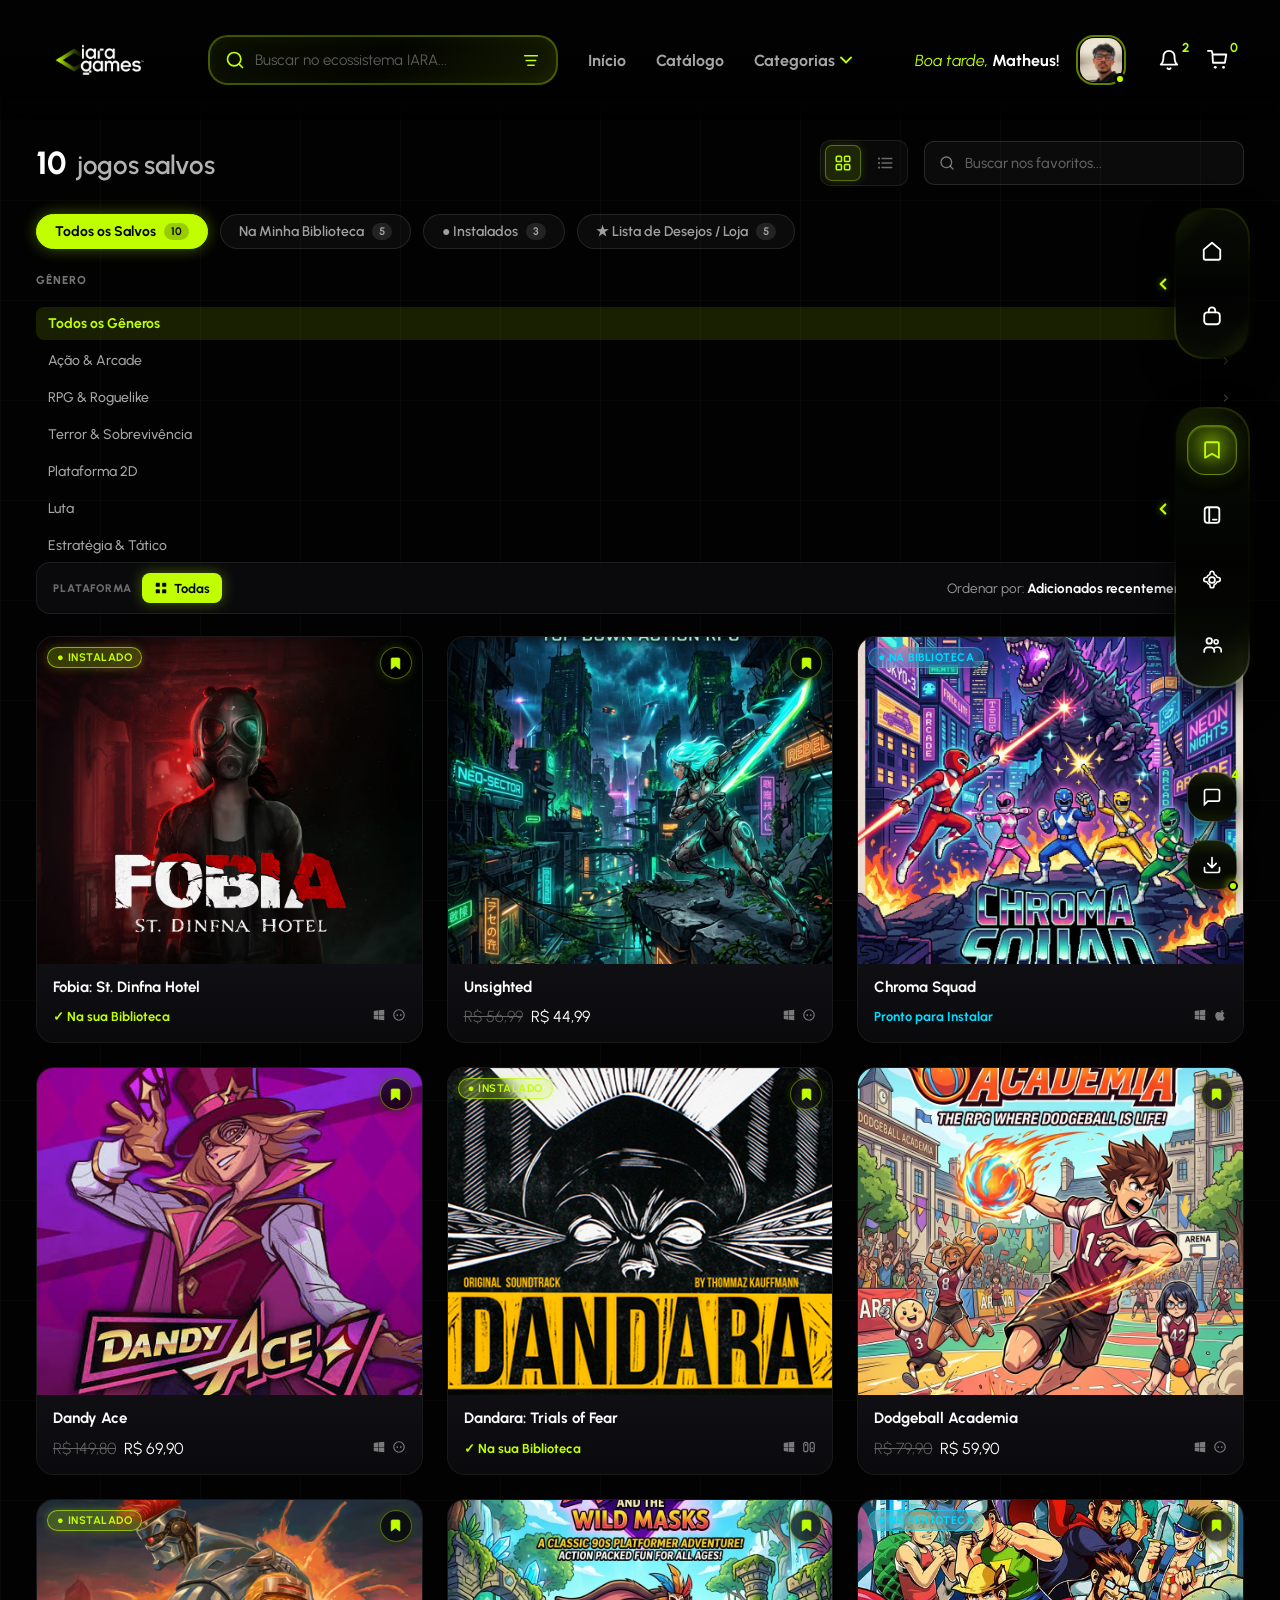
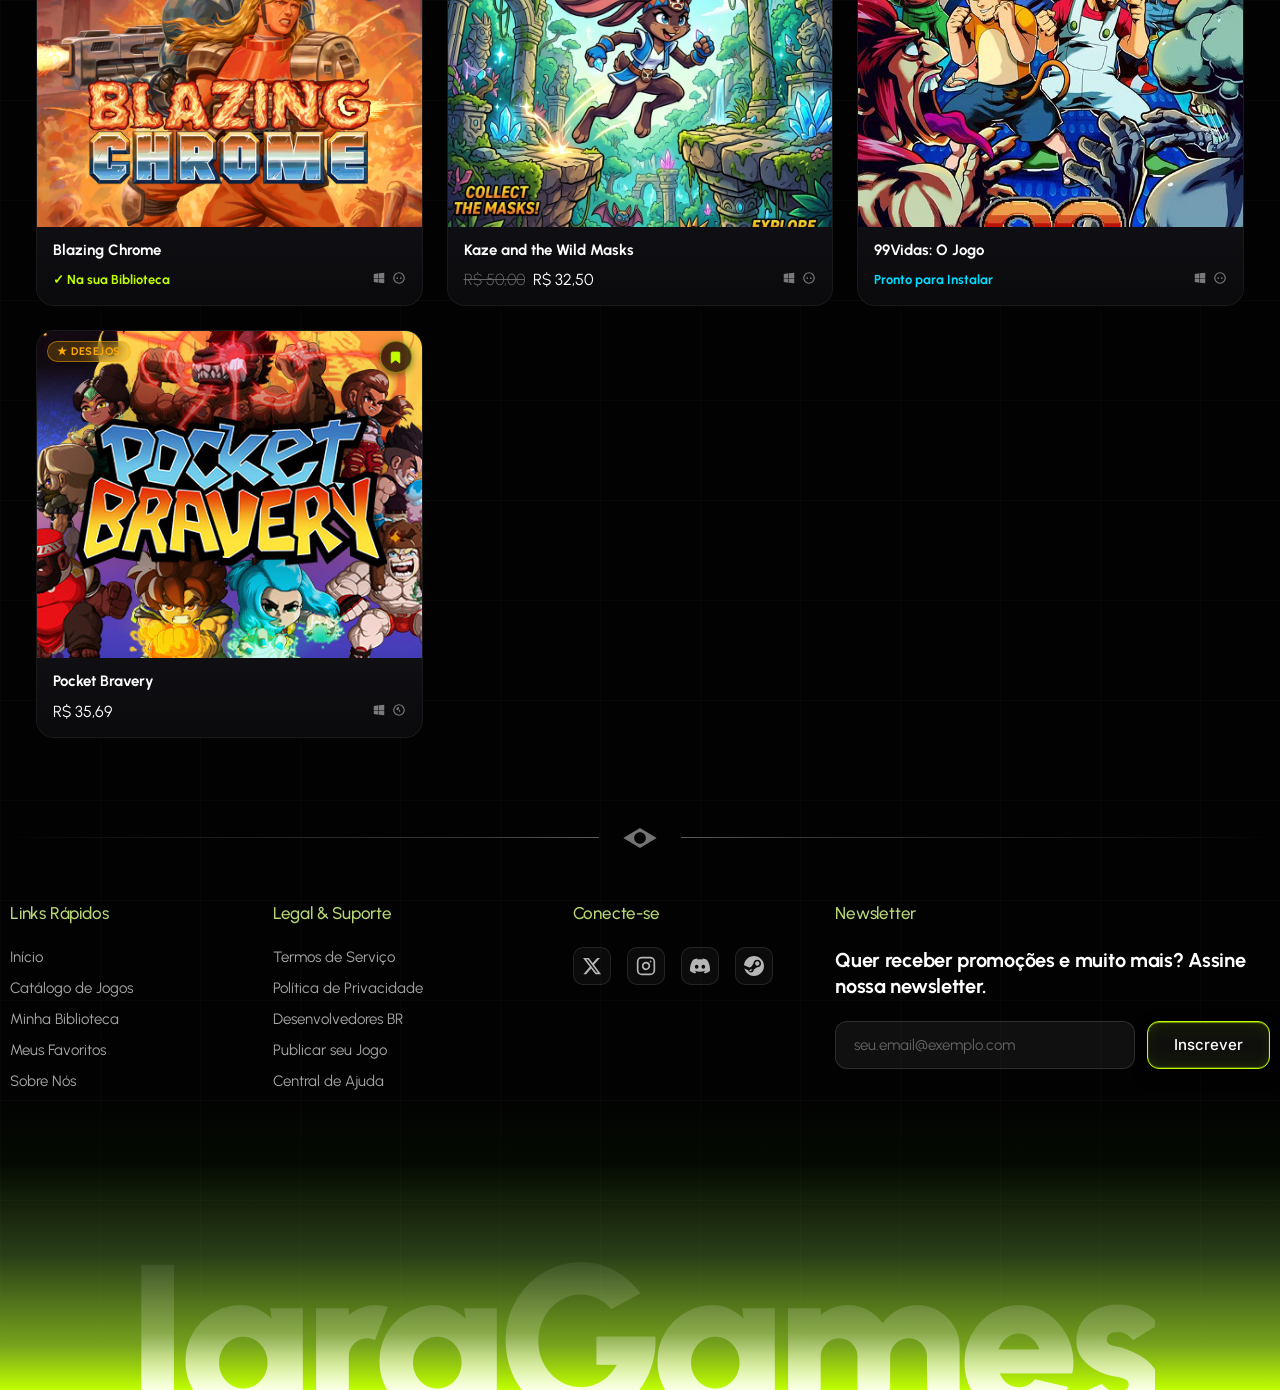
<file: favoritos.html>
<!DOCTYPE html>
<html lang="pt-BR">

<head>
  <meta charset="UTF-8">
  <meta name="viewport" content="width=device-width, initial-scale=1.0">
  <title>IARA GAMES — Meus Favoritos</title>
  <link rel="icon" type="image/png" href="assets/logo-iara.png">

  <!-- Google Fonts Oficiais do Figma (Urbanist, Silkscreen, Inter) -->
  <link rel="preconnect" href="https://fonts.googleapis.com">
  <link rel="preconnect" href="https://fonts.gstatic.com" crossorigin>
  <link href="https://fonts.googleapis.com/css2?family=Inter:wght@400;500;600;700;800&family=Silkscreen:wght@400;700&family=Urbanist:ital,wght@0,300;0,400;0,500;0,600;0,700;0,800;0,900;1,400;1,700;1,900&display=swap" rel="stylesheet">

  <link rel="stylesheet" href="style.css">
  <link rel="stylesheet" href="catalogo.css">
  <link rel="stylesheet" href="favoritos.css">
</head>

<body>
  <!-- ===== TOPBAR FIXA (MENU SUPERIOR DO FIGMA) ===== -->
  <header class="topbar">
    <div class="topbar-inner">
      <a href="index.html" class="topbar-left" aria-label="Ir para a página inicial">
        <img src="assets/logo-iara.png" alt="IARA GAMES" class="brand-logo">
      </a>

      <div class="topbar-center">
        <div class="search-bar">
          <svg class="search-icon" viewBox="0 0 24 24" fill="none">
            <circle cx="11" cy="11" r="8" stroke="#C0FF00" stroke-width="2" />
            <line x1="21" y1="21" x2="16.65" y2="16.65" stroke="#C0FF00" stroke-width="2" stroke-linecap="round" />
          </svg>
          <input type="text" id="topbar-search-input" placeholder="Buscar no ecossistema IARA...">
          <button class="filter-btn" aria-label="Filtro avançado">
            <svg viewBox="0 0 24 24" fill="none">
              <line x1="4" y1="6" x2="20" y2="6" stroke="#C0FF00" stroke-width="2" stroke-linecap="round" />
              <line x1="6" y1="12" x2="18" y2="12" stroke="#C0FF00" stroke-width="2" stroke-linecap="round" />
              <line x1="8" y1="18" x2="16" y2="18" stroke="#C0FF00" stroke-width="2" stroke-linecap="round" />
            </svg>
          </button>
        </div>

        <nav class="nav-links" aria-label="Navegação principal">
          <a href="index.html" class="nav-item">Início</a>
          <a href="catalogo.html" class="nav-item">Catálogo</a>
          <a href="#" class="nav-item nav-dropdown">
            Categorias
            <svg viewBox="0 0 12 8" fill="none">
              <path d="M1 1.5L6 6.5L11 1.5" stroke="#C0FF00" stroke-width="1.8" stroke-linecap="round" />
            </svg>
          </a>
        </nav>
      </div>

      <div class="user-profile">
        <div class="user-profile-trigger" id="user-profile-trigger" role="button" tabindex="0" aria-haspopup="true" aria-expanded="false" aria-label="Abrir menu do usuário">
          <div class="user-greeting">
            <span class="greet-time">Boa tarde,</span>
            <span class="greet-name">Matheus!</span>
          </div>
          <div class="user-avatar-wrap">
            <img src="assets/avatar-user.png" alt="Matheus" class="user-avatar">
            <span class="status-online"></span>
          </div>
        </div>

        <!-- DROPDOWN MENU DO USUÁRIO (FIGMA: menu usuario #350:1452) -->
        <div class="user-dropdown-menu" id="user-dropdown-menu" role="menu" aria-label="Menu do Usuário">
          <!-- Topo: Avatar Câmera, Nome, Status e Botão Editar Pen -->
          <div class="user-menu-header">
            <div class="user-menu-avatar-box">
              <svg class="user-menu-camera-icon" viewBox="0 0 24 24" fill="none" stroke="currentColor" stroke-width="1.8" stroke-linecap="round" stroke-linejoin="round">
                <path d="M23 19a2 2 0 0 1-2 2H3a2 2 0 0 1-2-2V8a2 2 0 0 1 2-2h4l2-3h6l2 3h4a2 2 0 0 1 2 2z"/>
                <circle cx="12" cy="13" r="4"/>
              </svg>
              <span class="user-menu-status-dot"></span>
            </div>
            <div class="user-menu-info">
              <span class="user-menu-name">Matheus Becari</span>
              <span class="user-menu-status">Online</span>
            </div>
            <button type="button" class="user-menu-edit-btn" aria-label="Editar Perfil">
              <svg viewBox="0 0 24 24" fill="currentColor">
                <path d="M3 17.25V21h3.75L17.81 9.94l-3.75-3.75L3 17.25zM20.71 7.04a1 1 0 0 0 0-1.41l-2.34-2.34a1 1 0 0 0-1.41 0l-1.83 1.83 3.75 3.75 1.83-1.83z"/>
              </svg>
            </button>
          </div>

          <!-- Divisor horizontal sutil -->
          <div class="user-menu-divider"></div>

          <!-- Lista de Itens do Menu -->
          <div class="user-menu-items">
            <a href="#" class="user-menu-item" role="menuitem">
              <svg viewBox="0 0 24 24" fill="none" stroke="currentColor" stroke-width="2" stroke-linecap="round" stroke-linejoin="round">
                <path d="M14 2H6a2 2 0 0 0-2 2v16a2 2 0 0 0 2 2h12a2 2 0 0 0 2-2V8z"/>
                <polyline points="14 2 14 8 20 8"/>
                <line x1="16" y1="13" x2="8" y2="13"/>
                <line x1="16" y1="17" x2="8" y2="17"/>
              </svg>
              <span>Privacidade</span>
            </a>

            <a href="#" class="user-menu-item" role="menuitem">
              <svg viewBox="0 0 24 24" fill="none" stroke="currentColor" stroke-width="2" stroke-linecap="round" stroke-linejoin="round">
                <rect x="4" y="11" width="16" height="11" rx="3" stroke-width="2"/>
                <path d="M7 11V7a5 5 0 0 1 10 0v4" stroke-width="2"/>
                <circle cx="12" cy="16" r="1.5" fill="currentColor"/>
              </svg>
              <span>Segurança</span>
            </a>

            <a href="#" class="user-menu-item" role="menuitem">
              <svg viewBox="0 0 24 24" fill="none" stroke="currentColor" stroke-width="2" stroke-linecap="round" stroke-linejoin="round">
                <path d="M6 3h12l2 5v12a2 2 0 0 1-2 2H6a2 2 0 0 1-2-2V8l2-5z"/>
                <line x1="4" y1="8" x2="20" y2="8"/>
                <path d="M9 11a3 3 0 0 0 6 0"/>
              </svg>
              <span>Histórico de compras</span>
            </a>
          </div>

          <!-- Botão Encerrar Sessão -->
          <a href="login.html" class="user-menu-logout-btn" role="menuitem">
            <svg viewBox="0 0 24 24" fill="none" stroke="#FF2B2B" stroke-width="2.2" stroke-linecap="round" stroke-linejoin="round">
              <path d="M9 21H5a2 2 0 0 1-2-2V5a2 2 0 0 1 2-2h4"/>
              <polyline points="16 17 21 12 16 7"/>
              <line x1="21" y1="12" x2="9" y2="12"/>
            </svg>
            <span>Encerrar sessão</span>
          </a>
        </div>
        <button class="header-icon-btn" id="notif-btn" aria-label="Notificações">
          <svg viewBox="0 0 24 24" fill="none">
            <path d="M18 8A6 6 0 0 0 6 8c0 7-3 9-3 9h18s-3-2-3-9" stroke="#fff" stroke-width="2" stroke-linecap="round" stroke-linejoin="round" />
            <path d="M13.73 21a2 2 0 0 1-3.46 0" stroke="#fff" stroke-width="2" stroke-linecap="round" />
          </svg>
          <span class="header-badge">2</span>
        </button>
        <button class="header-icon-btn" id="cart-btn" aria-label="Carrinho">
          <svg viewBox="0 0 24 24" fill="none">
            <path d="M6 6h15l-1.5 9h-13z" stroke="#fff" stroke-width="2" stroke-linejoin="round" />
            <circle cx="9" cy="20" r="1.5" fill="#fff" />
            <circle cx="18" cy="20" r="1.5" fill="#fff" />
            <path d="M1 2h4l1 3" stroke="#fff" stroke-width="2" stroke-linecap="round" />
          </svg>
          <span class="header-badge" id="cart-count">0</span>
        </button>
      </div>
    </div>
  </header>

  <!-- ===== MENU LATERAL DIREITO (DOCK COM ÍCONE DE FAVORITOS ATIVO!) ===== -->
  <aside class="sidebar-dock">
    <div class="dock-group dock-top">
      <button class="dock-collapse-arrow" aria-label="Recolher"><svg viewBox="0 0 24 24" fill="none"><path d="M15 18l-6-6 6-6" stroke="currentColor" stroke-width="3" stroke-linecap="round" stroke-linejoin="round" /></svg></button>
      <!-- 1º ícone: Início -->
      <a href="index.html" class="dock-btn" id="dock-home" aria-label="Início">
        <svg viewBox="0 0 24 24" fill="none">
          <path d="M3 10.5L12 3l9 7.5v9.5a1.5 1.5 0 0 1-1.5 1.5h-15A1.5 1.5 0 0 1 3 20v-9.5z" stroke="currentColor" stroke-width="2" stroke-linecap="round" stroke-linejoin="round" />
        </svg>
      </a>
      <!-- 2º ícone: Catálogo / Loja -->
      <a href="catalogo.html" class="dock-btn" id="dock-store" aria-label="Catálogo">
        <svg viewBox="0 0 24 24" fill="none">
          <rect x="3.5" y="8" width="17" height="13" rx="3.5" stroke="currentColor" stroke-width="2" />
          <path d="M8.5 8V6a3.5 3.5 0 0 1 7 0v2" stroke="currentColor" stroke-width="2" stroke-linecap="round" />
        </svg>
      </a>
    </div>

    <div class="dock-group dock-main">
      <button class="dock-collapse-arrow" aria-label="Recolher"><svg viewBox="0 0 24 24" fill="none"><path d="M15 18l-6-6 6-6" stroke="currentColor" stroke-width="3" stroke-linecap="round" stroke-linejoin="round" /></svg></button>
      <!-- 3º ícone: Favoritos (ATIVO AQUI!) -->
      <a href="favoritos.html" class="dock-btn active" id="dock-bookmark" aria-label="Favoritos">
        <svg viewBox="0 0 24 24" fill="none">
          <path d="M6 3.5h12a1.5 1.5 0 0 1 1.5 1.5v15.5l-7.5-4.5-7.5 4.5V5a1.5 1.5 0 0 1 1.5-1.5z" stroke="currentColor" stroke-width="2" stroke-linecap="round" stroke-linejoin="round" />
        </svg>
      </a>
      <!-- 4º ícone: Biblioteca de Jogos -->
      <a href="biblioteca.html" class="dock-btn" id="dock-library" aria-label="Biblioteca">
        <svg viewBox="0 0 24 24" fill="none">
          <rect x="4" y="3.5" width="16" height="17" rx="3" stroke="currentColor" stroke-width="2" />
          <line x1="9" y1="3.5" x2="9" y2="20.5" stroke="currentColor" stroke-width="2" />
          <path d="M13 17h4" stroke="currentColor" stroke-width="2" stroke-linecap="round" />
        </svg>
      </a>
      <!-- 5º ícone: Configurações -->
      <button class="dock-btn" id="dock-settings" aria-label="Configurações">
        <svg viewBox="0 0 24 24" fill="none">
          <circle cx="12" cy="12" r="3.2" stroke="currentColor" stroke-width="2" />
          <path d="M12 2.5a2.2 2.2 0 0 1 2.2 2.2v.3a1.5 1.5 0 0 0 1.2 1.5 2.2 2.2 0 0 1 1.6 1.6 1.5 1.5 0 0 0 1.5 1.2h.3a2.2 2.2 0 0 1 2.2 2.2 2.2 2.2 0 0 1-2.2 2.2h-.3a1.5 1.5 0 0 0-1.5 1.2 2.2 2.2 0 0 1-1.6 1.6 1.5 1.5 0 0 0-1.2 1.5v.3a2.2 2.2 0 0 1-2.2 2.2 2.2 2.2 0 0 1-2.2-2.2v-.3a1.5 1.5 0 0 0-1.2-1.5 2.2 2.2 0 0 1-1.6-1.6 1.5 1.5 0 0 0-1.5-1.2h-.3a2.2 2.2 0 0 1-2.2-2.2 2.2 2.2 0 0 1 2.2-2.2h.3a1.5 1.5 0 0 0 1.5-1.2 2.2 2.2 0 0 1 1.6-1.6 1.5 1.5 0 0 0 1.2-1.5v-.3a2.2 2.2 0 0 1 2.2-2.2z" stroke="currentColor" stroke-width="1.8" stroke-linecap="round" stroke-linejoin="round" />
        </svg>
      </button>
      <!-- 6º ícone: Comunidade -->
      <button class="dock-btn" id="dock-friends" aria-label="Comunidade">
        <svg viewBox="0 0 24 24" fill="none">
          <circle cx="9" cy="7.5" r="3" stroke="currentColor" stroke-width="2" />
          <circle cx="16.5" cy="8.5" r="2.2" stroke="currentColor" stroke-width="1.8" />
          <path d="M3.5 19.5v-1a4 4 0 0 1 4-4h3a4 4 0 0 1 4 4v1" stroke="currentColor" stroke-width="2" stroke-linecap="round" />
          <path d="M15 15.2a3.5 3.5 0 0 1 2.5-.7h1a3.5 3.5 0 0 1 3.5 3.5v1.5" stroke="currentColor" stroke-width="1.8" stroke-linecap="round" />
        </svg>
      </button>
    </div>

    <div class="dock-bottom-actions">
      <button class="dock-bottom-btn" id="dock-chat" aria-label="Mensagens">
        <svg viewBox="0 0 24 24" fill="none"><path d="M21 15a2 2 0 0 1-2 2H7l-4 4V5a2 2 0 0 1 2-2h14a2 2 0 0 1 2 2z" stroke="#fff" stroke-width="2" /></svg>
        <span class="dock-badge">4</span>
      </button>
      <button class="dock-bottom-btn" id="dock-downloads" aria-label="Downloads">
        <svg viewBox="0 0 24 24" fill="none"><path d="M21 15v4a2 2 0 0 1-2 2H5a2 2 0 0 1-2-2v-4M7 10l5 5 5-5M12 15V3" stroke="#fff" stroke-width="2" stroke-linecap="round" /></svg>
        <span class="dock-status-dot"></span>
      </button>
    </div>
  </aside>

  <!-- ===== CONTEÚDO PRINCIPAL DOS FAVORITOS ===== -->
  <main class="catalog-main-container">

    <!-- Topo dos Favoritos: Título e Alternador Grade / Busca -->
    <header class="catalog-top-header">
      <div class="catalog-results-wrap">
        <h1 class="catalog-results-title">
          <span class="catalog-count-badge" id="favorites-count-label">10</span>
          <span class="catalog-results-label">jogos salvos</span>
        </h1>
      </div>

      <div class="catalog-top-controls">
        <!-- Alternador Grade / Lista -->
        <div class="view-mode-toggle" role="group" aria-label="Modo de visualização">
          <button type="button" class="view-mode-btn active" id="btn-grid-view" aria-label="Visualização em Grade">
            <svg viewBox="0 0 24 24" fill="none">
              <rect x="3" y="3" width="7" height="7" rx="1.5" stroke="currentColor" stroke-width="2" />
              <rect x="14" y="3" width="7" height="7" rx="1.5" stroke="currentColor" stroke-width="2" />
              <rect x="14" y="14" width="7" height="7" rx="1.5" stroke="currentColor" stroke-width="2" />
              <rect x="3" y="14" width="7" height="7" rx="1.5" stroke="currentColor" stroke-width="2" />
            </svg>
          </button>
          <button type="button" class="view-mode-btn" id="btn-list-view" aria-label="Visualização em Lista">
            <svg viewBox="0 0 24 24" fill="none">
              <line x1="8" y1="6" x2="21" y2="6" stroke="currentColor" stroke-width="2" stroke-linecap="round" />
              <line x1="8" y1="12" x2="21" y2="12" stroke="currentColor" stroke-width="2" stroke-linecap="round" />
              <line x1="8" y1="18" x2="21" y2="18" stroke="currentColor" stroke-width="2" stroke-linecap="round" />
              <circle cx="4" cy="6" r="1.5" fill="currentColor" />
              <circle cx="4" cy="12" r="1.5" fill="currentColor" />
              <circle cx="4" cy="18" r="1.5" fill="currentColor" />
            </svg>
          </button>
        </div>

        <!-- Campo de busca rápida da coleção -->
        <div class="catalog-search-box">
          <svg class="catalog-search-icon" viewBox="0 0 24 24" fill="none">
            <circle cx="11" cy="11" r="8" stroke-width="2" stroke-linecap="round" />
            <line x1="21" y1="21" x2="16.65" y2="16.65" stroke-width="2" stroke-linecap="round" />
          </svg>
          <input type="text" id="favorites-filter-input" class="catalog-search-input" placeholder="Buscar nos favoritos...">
          <button type="button" class="catalog-clear-search" id="favorites-clear-search" aria-label="Limpar busca">✕</button>
        </div>
      </div>
    </header>

    <!-- Abas de Status Rápidas (Todos, Na Biblioteca, Instalados, Lista de Desejos) -->
    <nav class="favorites-status-tabs" aria-label="Filtrar por status de posse">
      <button type="button" class="fav-tab-btn active" data-status="all">
        Todos os Salvos <span class="tab-count">10</span>
      </button>
      <button type="button" class="fav-tab-btn" data-status="owned">
        Na Minha Biblioteca <span class="tab-count">5</span>
      </button>
      <button type="button" class="fav-tab-btn" data-status="installed">
        ● Instalados <span class="tab-count">3</span>
      </button>
      <button type="button" class="fav-tab-btn" data-status="wishlist">
        ★ Lista de Desejos / Loja <span class="tab-count">5</span>
      </button>
    </nav>

    <!-- Layout bipartido: Filtros Laterais + Grid de Jogos -->
    <div class="catalog-content-layout">

      <!-- Barra Lateral de Filtros (Sidebar Estilo Loja / Catálogo) -->
      <aside class="catalog-sidebar">

        <!-- Grupo: GÊNERO -->
        <div class="filter-group" id="group-genre">
          <div class="filter-group-header">
            <span class="filter-group-title">Gênero</span>
            <svg class="filter-group-chevron" viewBox="0 0 24 24" fill="none">
              <path d="M6 9l6 6 6-6" stroke="currentColor" stroke-width="2.5" stroke-linecap="round" stroke-linejoin="round" />
            </svg>
          </div>
          <div class="filter-group-body">
            <nav class="genre-filter-list">
              <div class="genre-filter-item active" data-genre="all">
                <span>Todos os Gêneros</span>
                <svg class="genre-item-chevron" viewBox="0 0 24 24" fill="none"><path d="M9 18l6-6-6-6" stroke="currentColor" stroke-width="2.5" stroke-linecap="round" /></svg>
              </div>
              <div class="genre-filter-item" data-genre="action">
                <span>Ação & Arcade</span>
                <svg class="genre-item-chevron" viewBox="0 0 24 24" fill="none"><path d="M9 18l6-6-6-6" stroke="currentColor" stroke-width="2.5" stroke-linecap="round" /></svg>
              </div>
              <div class="genre-filter-item" data-genre="rpg">
                <span>RPG & Roguelike</span>
                <svg class="genre-item-chevron" viewBox="0 0 24 24" fill="none"><path d="M9 18l6-6-6-6" stroke="currentColor" stroke-width="2.5" stroke-linecap="round" /></svg>
              </div>
              <div class="genre-filter-item" data-genre="horror">
                <span>Terror & Sobrevivência</span>
                <svg class="genre-item-chevron" viewBox="0 0 24 24" fill="none"><path d="M9 18l6-6-6-6" stroke="currentColor" stroke-width="2.5" stroke-linecap="round" /></svg>
              </div>
              <div class="genre-filter-item" data-genre="platform">
                <span>Plataforma 2D</span>
                <svg class="genre-item-chevron" viewBox="0 0 24 24" fill="none"><path d="M9 18l6-6-6-6" stroke="currentColor" stroke-width="2.5" stroke-linecap="round" /></svg>
              </div>
              <div class="genre-filter-item" data-genre="fighting">
                <span>Luta</span>
                <svg class="genre-item-chevron" viewBox="0 0 24 24" fill="none"><path d="M9 18l6-6-6-6" stroke="currentColor" stroke-width="2.5" stroke-linecap="round" /></svg>
              </div>
              <div class="genre-filter-item" data-genre="strategy">
                <span>Estratégia & Tático</span>
                <svg class="genre-item-chevron" viewBox="0 0 24 24" fill="none"><path d="M9 18l6-6-6-6" stroke="currentColor" stroke-width="2.5" stroke-linecap="round" /></svg>
              </div>
            </nav>
          </div>
        </div>

      </aside>

      <!-- Coluna Direita: Toolbar de Plataforma & Grid de Jogos Favoritos -->
      <section class="catalog-content-area">

        <!-- Toolbar Horizontal de Filtros Rápidos -->
        <div class="catalog-toolbar">
          <div class="catalog-toolbar-left">
            <div class="filter-chip-group">
              <span class="filter-group-tag">Plataforma</span>
              <button type="button" class="chip-system-any active" title="Todas as plataformas">
                <svg viewBox="0 0 24 24" width="14" height="14" fill="currentColor">
                  <rect x="3" y="3" width="7" height="7" rx="1.5" />
                  <rect x="14" y="3" width="7" height="7" rx="1.5" />
                  <rect x="14" y="14" width="7" height="7" rx="1.5" />
                  <rect x="3" y="14" width="7" height="7" rx="1.5" />
                </svg>
                Todas
              </button>
            </div>
          </div>

          <!-- Lado Direito da Toolbar: Ordenação (Exato da Loja / Catálogo) -->
          <div class="catalog-toolbar-right">
            <div class="sort-dropdown-wrap" id="sort-dropdown-wrap">
              <button type="button" class="sort-dropdown-trigger" id="sort-dropdown-trigger" aria-haspopup="listbox" aria-expanded="false">
                <span>Ordenar por: <strong id="current-sort-label">Adicionados recentemente</strong></span>
                <svg class="sort-chevron" viewBox="0 0 24 24" fill="none">
                  <path d="M6 9l6 6 6-6" stroke="currentColor" stroke-width="2" stroke-linecap="round" stroke-linejoin="round" />
                </svg>
              </button>

              <div class="sort-menu" id="sort-menu" role="listbox">
                <div class="sort-menu-item active" data-sort="recent" role="option">Adicionados recentemente</div>
                <div class="sort-menu-item" data-sort="az" role="option">Nome: A a Z</div>
                <div class="sort-menu-item" data-sort="price-asc" role="option">Preço: Menor ao Maior</div>
                <div class="sort-menu-item" data-sort="price-desc" role="option">Preço: Maior ao Menor</div>
              </div>
            </div>
          </div>
        </div>

        <!-- Grade de Jogos Salvos (Contendo Comprados, Instalados e Desejos) -->
        <div class="catalog-games-grid" id="favorites-grid">

          <!-- JOGO 1: Fobia (Comprado & Instalado) -->
          <article class="catalog-card" data-title="Fobia: St. Dinfna Hotel" data-genre="horror action" data-status="owned" data-installed="true" data-price="0">
            <div class="catalog-card-thumb-wrap">
              <img src="assets/game-fobia-hd.png" alt="Fobia: St. Dinfna Hotel" class="catalog-card-thumb">
              <span class="badge-status installed">● Instalado</span>
              <button type="button" class="fav-pin-btn active" title="Salvo nos Favoritos" aria-label="Favorito">
                <svg viewBox="0 0 24 24"><path d="M19 21l-7-5-7 5V5a2 2 0 0 1 2-2h10a2 2 0 0 1 2 2z"/></svg>
              </button>
              <div class="catalog-card-hover-overlay">
                <button type="button" class="catalog-quick-btn btn-jogar">
                  <svg viewBox="0 0 24 24" width="15" height="15" fill="currentColor"><path d="M8 5v14l11-7z"/></svg>
                  Jogar Agora
                </button>
                <a href="#" class="catalog-quick-btn btn-ver-mais">Ver mais</a>
              </div>
            </div>
            <div class="catalog-card-info">
              <h3 class="catalog-card-title">Fobia: St. Dinfna Hotel</h3>
              <div class="catalog-card-bottom">
                <div class="catalog-price-wrap">
                  <span class="card-ownership-tag installed">✓ Na sua Biblioteca</span>
                </div>
                <div class="catalog-platforms-row">
                  <span class="platform-icon" title="Windows PC"><svg viewBox="0 0 24 24" width="13" height="13" fill="currentColor"><path d="M3 5l8-1v8H3zM12 4l9-1v9h-9zM3 13h8v7l-8-1zM12 13h9v8l-9-1z"/></svg></span>
                  <span class="platform-icon" title="Consoles"><svg viewBox="0 0 24 24" width="13" height="13" fill="currentColor"><circle cx="12" cy="12" r="9" fill="none" stroke="currentColor" stroke-width="2"/><circle cx="9" cy="12" r="1.5"/><circle cx="15" cy="12" r="1.5"/></svg></span>
                </div>
              </div>
            </div>
          </article>

          <!-- JOGO 2: Unsighted (Lista de Desejos / Loja - Promoção -20%) -->
          <article class="catalog-card" data-title="Unsighted" data-genre="action rpg" data-status="wishlist" data-installed="false" data-price="44.99">
            <div class="catalog-card-thumb-wrap">
              <img src="assets/cover-unsighted.jpg" alt="Unsighted" class="catalog-card-thumb">
              <span class="catalog-card-badge-discount">-20%</span>
              <button type="button" class="fav-pin-btn active" title="Salvo nos Favoritos" aria-label="Favorito">
                <svg viewBox="0 0 24 24"><path d="M19 21l-7-5-7 5V5a2 2 0 0 1 2-2h10a2 2 0 0 1 2 2z"/></svg>
              </button>
              <div class="catalog-card-hover-overlay">
                <button type="button" class="catalog-quick-btn btn-comprar">Comprar</button>
                <a href="#" class="catalog-quick-btn btn-ver-mais">Ver mais</a>
              </div>
            </div>
            <div class="catalog-card-info">
              <h3 class="catalog-card-title">Unsighted</h3>
              <div class="catalog-card-bottom">
                <div class="catalog-price-wrap">
                  <span class="price-cut">R$ 56,99</span>
                  <span class="price-current">R$ 44,99</span>
                </div>
                <div class="catalog-platforms-row">
                  <span class="platform-icon" title="Windows PC"><svg viewBox="0 0 24 24" width="13" height="13" fill="currentColor"><path d="M3 5l8-1v8H3zM12 4l9-1v9h-9zM3 13h8v7l-8-1zM12 13h9v8l-9-1z"/></svg></span>
                  <span class="platform-icon" title="Consoles"><svg viewBox="0 0 24 24" width="13" height="13" fill="currentColor"><circle cx="12" cy="12" r="9" fill="none" stroke="currentColor" stroke-width="2"/><circle cx="9" cy="12" r="1.5"/><circle cx="15" cy="12" r="1.5"/></svg></span>
                </div>
              </div>
            </div>
          </article>

          <!-- JOGO 3: Chroma Squad (Comprado & Pronto para Instalar) -->
          <article class="catalog-card" data-title="Chroma Squad" data-genre="strategy rpg" data-status="owned" data-installed="false" data-price="0">
            <div class="catalog-card-thumb-wrap">
              <img src="assets/cover-chroma.jpg" alt="Chroma Squad" class="catalog-card-thumb">
              <span class="badge-status owned">● Na Biblioteca</span>
              <button type="button" class="fav-pin-btn active" title="Salvo nos Favoritos" aria-label="Favorito">
                <svg viewBox="0 0 24 24"><path d="M19 21l-7-5-7 5V5a2 2 0 0 1 2-2h10a2 2 0 0 1 2 2z"/></svg>
              </button>
              <div class="catalog-card-hover-overlay">
                <button type="button" class="catalog-quick-btn btn-instalar">
                  <svg viewBox="0 0 24 24" width="15" height="15" fill="none" stroke="currentColor" stroke-width="2"><path d="M21 15v4a2 2 0 0 1-2 2H5a2 2 0 0 1-2-2v-4M7 10l5 5 5-5M12 15V3"/></svg>
                  Instalar (1.2 GB)
                </button>
                <a href="#" class="catalog-quick-btn btn-ver-mais">Ver mais</a>
              </div>
            </div>
            <div class="catalog-card-info">
              <h3 class="catalog-card-title">Chroma Squad</h3>
              <div class="catalog-card-bottom">
                <div class="catalog-price-wrap">
                  <span class="card-ownership-tag">Pronto para Instalar</span>
                </div>
                <div class="catalog-platforms-row">
                  <span class="platform-icon" title="Windows PC"><svg viewBox="0 0 24 24" width="13" height="13" fill="currentColor"><path d="M3 5l8-1v8H3zM12 4l9-1v9h-9zM3 13h8v7l-8-1zM12 13h9v8l-9-1z"/></svg></span>
                  <span class="platform-icon" title="macOS"><svg viewBox="0 0 24 24" width="13" height="13" fill="currentColor"><path d="M18.71 19.5c-.83 1.24-1.71 2.45-3.05 2.47-1.34.03-1.77-.79-3.29-.79-1.53 0-2 .77-3.27.82-1.31.05-2.3-1.32-3.14-2.53C4.25 17 2.94 12.45 4.7 9.39c.87-1.52 2.43-2.48 4.12-2.51 1.28-.02 2.5.87 3.29.87.78 0 2.26-1.07 3.81-.91.65.03 2.47.26 3.64 1.98-.09.06-2.17 1.28-2.15 3.81.03 3.02 2.65 4.03 2.68 4.04-.03.07-.42 1.44-1.38 2.83M15.97 6.37c.63-.78 1.06-1.87.94-2.96-1 .04-2.13.67-2.79 1.45-.58.67-1.09 1.77-.95 2.84 1.12.09 2.18-.55 2.8-1.33z"/></svg></span>
                </div>
              </div>
            </div>
          </article>

          <!-- JOGO 4: Dandy Ace (Lista de Desejos / Loja - Promoção -45%) -->
          <article class="catalog-card" data-title="Dandy Ace" data-genre="rpg action" data-status="wishlist" data-installed="false" data-price="69.90">
            <div class="catalog-card-thumb-wrap">
              <img src="assets/game-dandy-hd.png" alt="Dandy Ace" class="catalog-card-thumb">
              <span class="catalog-card-badge-discount">-45%</span>
              <button type="button" class="fav-pin-btn active" title="Salvo nos Favoritos" aria-label="Favorito">
                <svg viewBox="0 0 24 24"><path d="M19 21l-7-5-7 5V5a2 2 0 0 1 2-2h10a2 2 0 0 1 2 2z"/></svg>
              </button>
              <div class="catalog-card-hover-overlay">
                <button type="button" class="catalog-quick-btn btn-comprar">Comprar</button>
                <a href="#" class="catalog-quick-btn btn-ver-mais">Ver mais</a>
              </div>
            </div>
            <div class="catalog-card-info">
              <h3 class="catalog-card-title">Dandy Ace</h3>
              <div class="catalog-card-bottom">
                <div class="catalog-price-wrap">
                  <span class="price-cut">R$ 149,80</span>
                  <span class="price-current">R$ 69,90</span>
                </div>
                <div class="catalog-platforms-row">
                  <span class="platform-icon" title="Windows PC"><svg viewBox="0 0 24 24" width="13" height="13" fill="currentColor"><path d="M3 5l8-1v8H3zM12 4l9-1v9h-9zM3 13h8v7l-8-1zM12 13h9v8l-9-1z"/></svg></span>
                  <span class="platform-icon" title="Consoles"><svg viewBox="0 0 24 24" width="13" height="13" fill="currentColor"><circle cx="12" cy="12" r="9" fill="none" stroke="currentColor" stroke-width="2"/><circle cx="9" cy="12" r="1.5"/><circle cx="15" cy="12" r="1.5"/></svg></span>
                </div>
              </div>
            </div>
          </article>

          <!-- JOGO 5: Dandara (Comprado & Instalado) -->
          <article class="catalog-card" data-title="Dandara: Trials of Fear" data-genre="action platform" data-status="owned" data-installed="true" data-price="0">
            <div class="catalog-card-thumb-wrap">
              <img src="assets/game-dandara-hd.png" alt="Dandara: Trials of Fear" class="catalog-card-thumb">
              <span class="badge-status installed">● Instalado</span>
              <button type="button" class="fav-pin-btn active" title="Salvo nos Favoritos" aria-label="Favorito">
                <svg viewBox="0 0 24 24"><path d="M19 21l-7-5-7 5V5a2 2 0 0 1 2-2h10a2 2 0 0 1 2 2z"/></svg>
              </button>
              <div class="catalog-card-hover-overlay">
                <button type="button" class="catalog-quick-btn btn-jogar">
                  <svg viewBox="0 0 24 24" width="15" height="15" fill="currentColor"><path d="M8 5v14l11-7z"/></svg>
                  Jogar Agora
                </button>
                <a href="#" class="catalog-quick-btn btn-ver-mais">Ver mais</a>
              </div>
            </div>
            <div class="catalog-card-info">
              <h3 class="catalog-card-title">Dandara: Trials of Fear</h3>
              <div class="catalog-card-bottom">
                <div class="catalog-price-wrap">
                  <span class="card-ownership-tag installed">✓ Na sua Biblioteca</span>
                </div>
                <div class="catalog-platforms-row">
                  <span class="platform-icon" title="Windows PC"><svg viewBox="0 0 24 24" width="13" height="13" fill="currentColor"><path d="M3 5l8-1v8H3zM12 4l9-1v9h-9zM3 13h8v7l-8-1zM12 13h9v8l-9-1z"/></svg></span>
                  <span class="platform-icon" title="Nintendo Switch"><svg viewBox="0 0 24 24" width="13" height="13" fill="currentColor"><rect x="3" y="4" width="7" height="16" rx="3.5" fill="none" stroke="currentColor" stroke-width="2"/><circle cx="6.5" cy="8.5" r="1.5"/><rect x="14" y="4" width="7" height="16" rx="3.5" fill="none" stroke="currentColor" stroke-width="2"/><circle cx="17.5" cy="14.5" r="1.5"/></svg></span>
                </div>
              </div>
            </div>
          </article>

          <!-- JOGO 6: Dodgeball Academia (Lista de Desejos / Loja - Promoção -25%) -->
          <article class="catalog-card" data-title="Dodgeball Academia" data-genre="rpg action" data-status="wishlist" data-installed="false" data-price="59.90">
            <div class="catalog-card-thumb-wrap">
              <img src="assets/cover-dodgeball.jpg" alt="Dodgeball Academia" class="catalog-card-thumb">
              <span class="catalog-card-badge-discount">-25%</span>
              <button type="button" class="fav-pin-btn active" title="Salvo nos Favoritos" aria-label="Favorito">
                <svg viewBox="0 0 24 24"><path d="M19 21l-7-5-7 5V5a2 2 0 0 1 2-2h10a2 2 0 0 1 2 2z"/></svg>
              </button>
              <div class="catalog-card-hover-overlay">
                <button type="button" class="catalog-quick-btn btn-comprar">Comprar</button>
                <a href="#" class="catalog-quick-btn btn-ver-mais">Ver mais</a>
              </div>
            </div>
            <div class="catalog-card-info">
              <h3 class="catalog-card-title">Dodgeball Academia</h3>
              <div class="catalog-card-bottom">
                <div class="catalog-price-wrap">
                  <span class="price-cut">R$ 79,90</span>
                  <span class="price-current">R$ 59,90</span>
                </div>
                <div class="catalog-platforms-row">
                  <span class="platform-icon" title="Windows PC"><svg viewBox="0 0 24 24" width="13" height="13" fill="currentColor"><path d="M3 5l8-1v8H3zM12 4l9-1v9h-9zM3 13h8v7l-8-1zM12 13h9v8l-9-1z"/></svg></span>
                  <span class="platform-icon" title="Consoles"><svg viewBox="0 0 24 24" width="13" height="13" fill="currentColor"><circle cx="12" cy="12" r="9" fill="none" stroke="currentColor" stroke-width="2"/><circle cx="9" cy="12" r="1.5"/><circle cx="15" cy="12" r="1.5"/></svg></span>
                </div>
              </div>
            </div>
          </article>

          <!-- JOGO 7: Blazing Chrome (Comprado & Instalado) -->
          <article class="catalog-card" data-title="Blazing Chrome" data-genre="action" data-status="owned" data-installed="true" data-price="0">
            <div class="catalog-card-thumb-wrap">
              <img src="assets/game-blazing-hd.png" alt="Blazing Chrome" class="catalog-card-thumb">
              <span class="badge-status installed">● Instalado</span>
              <button type="button" class="fav-pin-btn active" title="Salvo nos Favoritos" aria-label="Favorito">
                <svg viewBox="0 0 24 24"><path d="M19 21l-7-5-7 5V5a2 2 0 0 1 2-2h10a2 2 0 0 1 2 2z"/></svg>
              </button>
              <div class="catalog-card-hover-overlay">
                <button type="button" class="catalog-quick-btn btn-jogar">
                  <svg viewBox="0 0 24 24" width="15" height="15" fill="currentColor"><path d="M8 5v14l11-7z"/></svg>
                  Jogar Agora
                </button>
                <a href="#" class="catalog-quick-btn btn-ver-mais">Ver mais</a>
              </div>
            </div>
            <div class="catalog-card-info">
              <h3 class="catalog-card-title">Blazing Chrome</h3>
              <div class="catalog-card-bottom">
                <div class="catalog-price-wrap">
                  <span class="card-ownership-tag installed">✓ Na sua Biblioteca</span>
                </div>
                <div class="catalog-platforms-row">
                  <span class="platform-icon" title="Windows PC"><svg viewBox="0 0 24 24" width="13" height="13" fill="currentColor"><path d="M3 5l8-1v8H3zM12 4l9-1v9h-9zM3 13h8v7l-8-1zM12 13h9v8l-9-1z"/></svg></span>
                  <span class="platform-icon" title="Consoles"><svg viewBox="0 0 24 24" width="13" height="13" fill="currentColor"><circle cx="12" cy="12" r="9" fill="none" stroke="currentColor" stroke-width="2"/><circle cx="9" cy="12" r="1.5"/><circle cx="15" cy="12" r="1.5"/></svg></span>
                </div>
              </div>
            </div>
          </article>

          <!-- JOGO 8: Kaze and the Wild Masks (Lista de Desejos / Loja - Promoção -35%) -->
          <article class="catalog-card" data-title="Kaze and the Wild Masks" data-genre="platform action" data-status="wishlist" data-installed="false" data-price="32.50">
            <div class="catalog-card-thumb-wrap">
              <img src="assets/cover-kaze.jpg" alt="Kaze and the Wild Masks" class="catalog-card-thumb">
              <span class="catalog-card-badge-discount">-35%</span>
              <button type="button" class="fav-pin-btn active" title="Salvo nos Favoritos" aria-label="Favorito">
                <svg viewBox="0 0 24 24"><path d="M19 21l-7-5-7 5V5a2 2 0 0 1 2-2h10a2 2 0 0 1 2 2z"/></svg>
              </button>
              <div class="catalog-card-hover-overlay">
                <button type="button" class="catalog-quick-btn btn-comprar">Comprar</button>
                <a href="#" class="catalog-quick-btn btn-ver-mais">Ver mais</a>
              </div>
            </div>
            <div class="catalog-card-info">
              <h3 class="catalog-card-title">Kaze and the Wild Masks</h3>
              <div class="catalog-card-bottom">
                <div class="catalog-price-wrap">
                  <span class="price-cut">R$ 50,00</span>
                  <span class="price-current">R$ 32,50</span>
                </div>
                <div class="catalog-platforms-row">
                  <span class="platform-icon" title="Windows PC"><svg viewBox="0 0 24 24" width="13" height="13" fill="currentColor"><path d="M3 5l8-1v8H3zM12 4l9-1v9h-9zM3 13h8v7l-8-1zM12 13h9v8l-9-1z"/></svg></span>
                  <span class="platform-icon" title="Consoles"><svg viewBox="0 0 24 24" width="13" height="13" fill="currentColor"><circle cx="12" cy="12" r="9" fill="none" stroke="currentColor" stroke-width="2"/><circle cx="9" cy="12" r="1.5"/><circle cx="15" cy="12" r="1.5"/></svg></span>
                </div>
              </div>
            </div>
          </article>

          <!-- JOGO 9: 99Vidas: O Jogo (Comprado & Pronto para Instalar) -->
          <article class="catalog-card" data-title="99Vidas: O Jogo" data-genre="action fighting" data-status="owned" data-installed="false" data-price="0">
            <div class="catalog-card-thumb-wrap">
              <img src="assets/card-99vidas-hd.png" alt="99Vidas: O Jogo" class="catalog-card-thumb">
              <span class="badge-status owned">● Na Biblioteca</span>
              <button type="button" class="fav-pin-btn active" title="Salvo nos Favoritos" aria-label="Favorito">
                <svg viewBox="0 0 24 24"><path d="M19 21l-7-5-7 5V5a2 2 0 0 1 2-2h10a2 2 0 0 1 2 2z"/></svg>
              </button>
              <div class="catalog-card-hover-overlay">
                <button type="button" class="catalog-quick-btn btn-instalar">
                  <svg viewBox="0 0 24 24" width="15" height="15" fill="none" stroke="currentColor" stroke-width="2"><path d="M21 15v4a2 2 0 0 1-2 2H5a2 2 0 0 1-2-2v-4M7 10l5 5 5-5M12 15V3"/></svg>
                  Instalar (850 MB)
                </button>
                <a href="#" class="catalog-quick-btn btn-ver-mais">Ver mais</a>
              </div>
            </div>
            <div class="catalog-card-info">
              <h3 class="catalog-card-title">99Vidas: O Jogo</h3>
              <div class="catalog-card-bottom">
                <div class="catalog-price-wrap">
                  <span class="card-ownership-tag">Pronto para Instalar</span>
                </div>
                <div class="catalog-platforms-row">
                  <span class="platform-icon" title="Windows PC"><svg viewBox="0 0 24 24" width="13" height="13" fill="currentColor"><path d="M3 5l8-1v8H3zM12 4l9-1v9h-9zM3 13h8v7l-8-1zM12 13h9v8l-9-1z"/></svg></span>
                  <span class="platform-icon" title="Consoles"><svg viewBox="0 0 24 24" width="13" height="13" fill="currentColor"><circle cx="12" cy="12" r="9" fill="none" stroke="currentColor" stroke-width="2"/><circle cx="9" cy="12" r="1.5"/><circle cx="15" cy="12" r="1.5"/></svg></span>
                </div>
              </div>
            </div>
          </article>

          <!-- JOGO 10: Pocket Bravery (Lista de Desejos / Loja) -->
          <article class="catalog-card" data-title="Pocket Bravery" data-genre="fighting action" data-status="wishlist" data-installed="false" data-price="35.69">
            <div class="catalog-card-thumb-wrap">
              <img src="assets/game-pocket-hd.png" alt="Pocket Bravery" class="catalog-card-thumb">
              <span class="badge-status wishlist">★ Desejos</span>
              <button type="button" class="fav-pin-btn active" title="Salvo nos Favoritos" aria-label="Favorito">
                <svg viewBox="0 0 24 24"><path d="M19 21l-7-5-7 5V5a2 2 0 0 1 2-2h10a2 2 0 0 1 2 2z"/></svg>
              </button>
              <div class="catalog-card-hover-overlay">
                <button type="button" class="catalog-quick-btn btn-comprar">Comprar</button>
                <a href="#" class="catalog-quick-btn btn-ver-mais">Ver mais</a>
              </div>
            </div>
            <div class="catalog-card-info">
              <h3 class="catalog-card-title">Pocket Bravery</h3>
              <div class="catalog-card-bottom">
                <div class="catalog-price-wrap">
                  <span class="price-current">R$ 35,69</span>
                </div>
                <div class="catalog-platforms-row">
                  <span class="platform-icon" title="Windows PC"><svg viewBox="0 0 24 24" width="13" height="13" fill="currentColor"><path d="M3 5l8-1v8H3zM12 4l9-1v9h-9zM3 13h8v7l-8-1zM12 13h9v8l-9-1z"/></svg></span>
                  <span class="platform-icon" title="Steam"><svg viewBox="0 0 24 24" width="13" height="13" fill="currentColor"><circle cx="12" cy="12" r="9" fill="none" stroke="currentColor" stroke-width="2"/><path d="M12 7a5 5 0 0 0-4.9 4l2.5 1.4a2.5 2.5 0 1 1 3.5 3.5l-1.4-2.5"/></svg></span>
                </div>
              </div>
            </div>
          </article>

        </div>
      </section>

    </div>
  </main>

  <!-- Toast Flutuante de Ações -->
  <div class="favorites-toast" id="favorites-toast" role="alert">
    <svg class="favorites-toast-icon" viewBox="0 0 24 24" fill="none">
      <path d="M12 2l3.09 6.26L22 9.27l-5 4.87 1.18 6.88L12 17.77l-6.18 3.25L7 14.14 2 9.27l6.91-1.01L12 2z" fill="currentColor"/>
    </svg>
    <span id="toast-message">Item atualizado</span>
  </div>

  <!-- ===== RODAPÉ OFICIAL (FIGMA #6:3) ===== -->
  <footer class="footer">
    <div class="footer-top-divider">
      <span class="divider-line"></span>
      <span class="divider-star" aria-hidden="true">
        <svg viewBox="0 0 100 60" width="34" height="20" fill="currentColor">
          <path fill-rule="evenodd" clip-rule="evenodd"
            d="M50 0L100 30L50 60L0 30Z M50 12.5C40.335 12.5 32.5 20.335 32.5 30C32.5 39.665 40.335 47.5 50 47.5C59.665 47.5 67.5 39.665 67.5 30C67.5 20.335 59.665 12.5 50 12.5Z" />
        </svg>
      </span>
      <span class="divider-line"></span>
    </div>

    <!-- Grid com 4 colunas de conteúdo -->
    <div class="footer-container">
      <div class="footer-grid">
        <!-- Coluna 1: Links Rápidos -->
        <div class="footer-col">
          <h4 class="footer-col-title">Links Rápidos</h4>
          <ul class="footer-nav-list">
            <li><a href="index.html#hero-banner">Início</a></li>
            <li><a href="catalogo.html">Catálogo de Jogos</a></li>
            <li><a href="biblioteca.html">Minha Biblioteca</a></li>
            <li><a href="favoritos.html">Meus Favoritos</a></li>
            <li><a href="index.html#about-banner">Sobre Nós</a></li>
          </ul>
        </div>

        <!-- Coluna 2: Legal & Informações -->
        <div class="footer-col">
          <h4 class="footer-col-title">Legal & Suporte</h4>
          <ul class="footer-nav-list">
            <li><a href="#">Termos de Serviço</a></li>
            <li><a href="#">Política de Privacidade</a></li>
            <li><a href="#">Desenvolvedores BR</a></li>
            <li><a href="#">Publicar seu Jogo</a></li>
            <li><a href="#">Central de Ajuda</a></li>
          </ul>
        </div>

        <!-- Coluna 3: Conecte-se -->
        <div class="footer-col">
          <h4 class="footer-col-title">Conecte-se</h4>
          <div class="footer-social-row">
            <a href="#" class="footer-social-btn" aria-label="X (Twitter)">
              <svg viewBox="0 0 24 24" width="20" height="20" fill="currentColor">
                <path d="M18.244 2.25h3.308l-7.227 8.26 8.502 11.24H16.17l-5.214-6.817L4.99 21.75H1.68l7.73-8.835L1.254 2.25H8.08l4.713 6.231zm-1.161 17.52h1.833L7.084 4.126H5.117z" />
              </svg>
            </a>
            <a href="#" class="footer-social-btn" aria-label="Instagram">
              <svg viewBox="0 0 24 24" width="20" height="20" fill="none" stroke="currentColor" stroke-width="2" stroke-linecap="round" stroke-linejoin="round">
                <rect x="2" y="2" width="20" height="20" rx="5" ry="5" />
                <path d="M16 11.37A4 4 0 1 1 12.63 8 4 4 0 0 1 16 11.37z" />
                <line x1="17.5" y1="6.5" x2="17.51" y2="6.5" />
              </svg>
            </a>
            <a href="#" class="footer-social-btn" aria-label="Discord">
              <svg viewBox="0 0 24 24" width="20" height="20" fill="currentColor">
                <path d="M20.317 4.37a19.791 19.791 0 0 0-4.885-1.515.074.074 0 0 0-.079.037c-.21.375-.444.864-.608 1.25a18.27 18.27 0 0 0-5.487 0 12.64 12.64 0 0 0-.617-1.25.077.077 0 0 0-.079-.037A19.736 19.736 0 0 0 3.677 4.37a.07.07 0 0 0-.032.027C.533 9.046-.32 13.58.099 18.057a.082.082 0 0 0 .031.057 19.9 19.9 0 0 0 5.993 3.03.078.078 0 0 0 .084-.028c.462-.63.874-1.295 1.226-1.994.021-.041.001-.09-.041-.106a13.107 13.107 0 0 1-1.872-.892.077.077 0 0 1-.008-.128 10.2 10.2 0 0 0 .372-.292.074.074 0 0 1 .077-.01c3.929 1.793 8.18 1.793 12.061 0a.074.074 0 0 1 .078.01c.12.098.246.198.373.292a.077.077 0 0 1-.006.127 12.299 12.299 0 0 1-1.873.894.077.077 0 0 0-.041.107c.36.698.772 1.362 1.225 1.993a.076.076 0 0 0 .084.028 19.839 19.839 0 0 0 6.002-3.03.077.077 0 0 0 .032-.054c.5-5.177-.838-9.674-3.549-13.66a.061.061 0 0 0-.031-.028zM8.02 15.33c-1.183 0-2.157-1.085-2.157-2.419 0-1.333.956-2.419 2.157-2.419 1.21 0 2.176 1.096 2.157 2.42 0 1.333-.956 2.418-2.157 2.418zm7.975 0c-1.183 0-2.157-1.085-2.157-2.419 0-1.333.955-2.419 2.157-2.419 1.21 0 2.176 1.096 2.157 2.42 0 1.333-.946 2.418-2.157 2.418z" />
              </svg>
            </a>
            <a href="#" class="footer-social-btn" aria-label="Steam">
              <svg viewBox="0 0 24 24" width="20" height="20" fill="currentColor">
                <path d="M11.979 0C5.678 0 .511 4.86.022 11.037l6.432 2.658c.545-.371 1.203-.59 1.912-.59.063 0 .125.004.188.006l2.861-4.142V8.91c0-2.495 2.028-4.524 4.524-4.524 2.494 0 4.524 2.029 4.524 4.524s-2.03 4.524-4.524 4.524h-.105l-4.076 2.811c0 .052.005.105.005.159 0 1.876-1.522 3.409-3.409 3.409-1.637 0-3.003-1.161-3.33-2.695L.432 15.02C1.942 20.216 6.55 24 12 24c6.627 0 12-5.373 12-12S18.627 0 11.979 0zm-3.613 16.037c-.126 0-.25-.015-.372-.038l-1.95 1.95a3.414 3.414 0 0 0 4.25-1.936 2.428 2.428 0 0 1-1.928.024zm7.575-9.615c-1.42 0-2.57 1.15-2.57 2.57s1.15 2.57 2.57 2.57 2.57-1.15 2.57-2.57-1.15-2.57-2.57-2.57z" />
              </svg>
            </a>
          </div>
        </div>

        <!-- Coluna 4: Newsletter -->
        <div class="footer-col footer-col-newsletter">
          <h4 class="footer-col-title">Newsletter</h4>
          <p class="newsletter-headline">Quer receber promoções e muito mais? Assine nossa newsletter.</p>
          <form class="newsletter-form" id="newsletter-form" onsubmit="event.preventDefault(); alert('Obrigado por assinar a newsletter da Iara Games!');">
            <input type="email" placeholder="seu.email@exemplo.com" class="newsletter-input" required aria-label="E-mail para newsletter">
            <button type="submit" class="newsletter-btn">Inscrever</button>
          </form>
        </div>
      </div>
    </div>

    <!-- Backdrop com Gradiente Verde Neon e Marca D'água "IaraGames" -->
    <div class="footer-brand-backdrop">
      <div class="footer-glow-overlay"></div>
      <div class="footer-brand-title">IaraGames</div>
    </div>
  </footer>

  <script src="favoritos.js"></script>
</body>

</html>
</file>
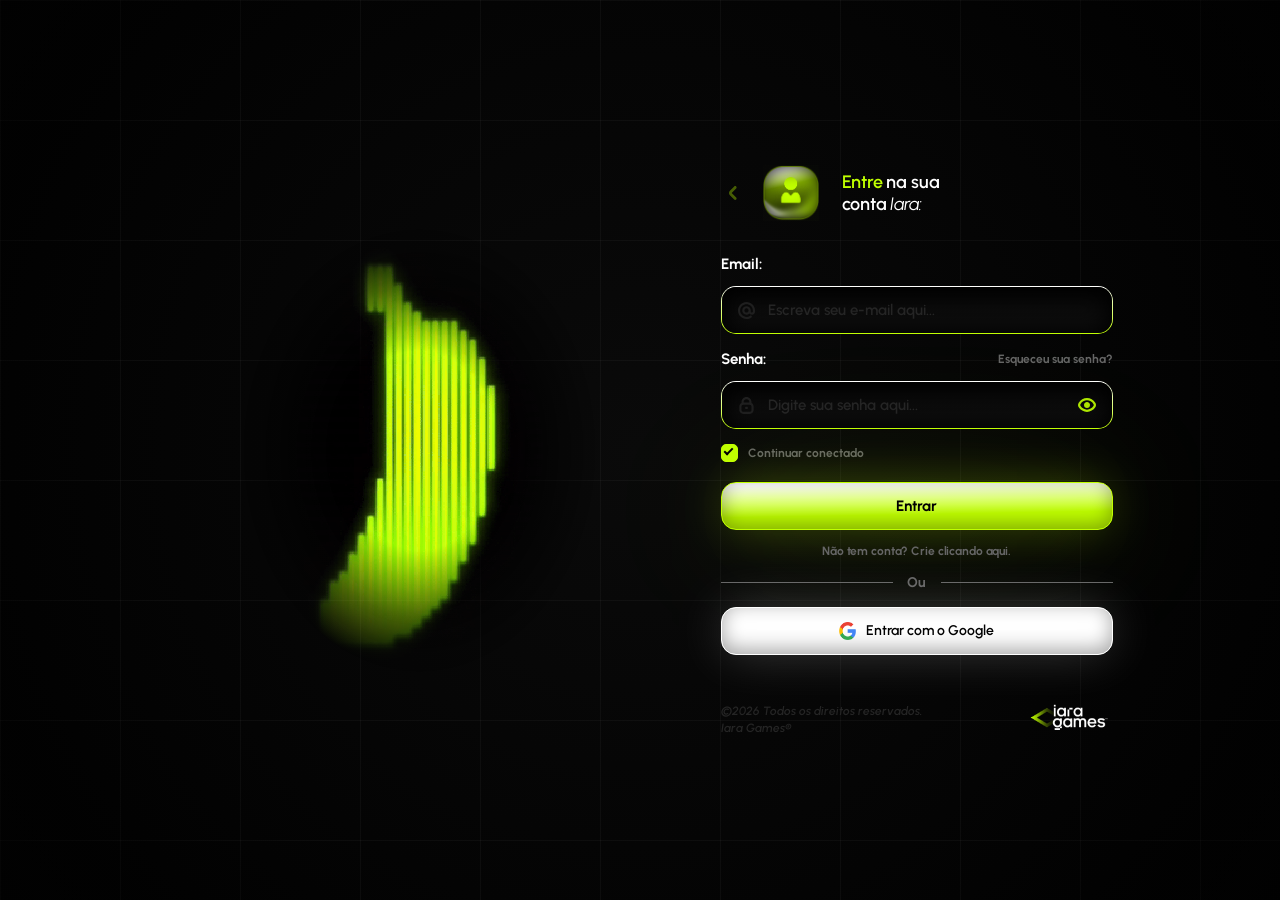
<file: login.html>
<!DOCTYPE html>
<html lang="pt-BR">

<head>
  <meta charset="UTF-8">
  <meta name="viewport" content="width=device-width, initial-scale=1.0">
  <title>IARA GAMES — Entrar</title>
  <meta name="description"
    content="Entre na sua conta Iara Games e acesse os melhores jogos brasileiros independentes.">
  <link rel="preconnect" href="https://fonts.googleapis.com">
  <link rel="preconnect" href="https://fonts.gstatic.com" crossorigin>
  <link
    href="https://fonts.googleapis.com/css2?family=Silkscreen:wght@700&family=Urbanist:ital,wght@0,300;0,400;0,500;0,600;0,700;0,900;1,300;1,400;1,500;1,600;1,700&display=swap"
    rel="stylesheet">
  <link rel="stylesheet" href="login.css">
</head>

<body>

  <!-- Background base decorativo com grid e vinheta radial da página inteira (por baixo de tudo) -->
  <div class="login-bg-base" aria-hidden="true"></div>

  <!-- Container principal do layout (Centralizado, 1920x1080 canvas proporcional) -->
  <main class="login-screen-wrap">
    <div class="login-inner-layout">

      <!-- Coluna Esquerda: Banana 3D Pixels Verde Animada com overlay exclusiva sobre ela -->
      <section class="login-visual-column" aria-hidden="true">
        <div class="banana-glow-wrapper">
          <img src="assets/banana-3d-pixels.gif" alt="Banana 3D Pixels Verde Animada" class="banana-3d-img">
        </div>
      </section>

      <!-- Coluna Direita: Formulário de Login e Identidade (Totalmente livre de qualquer overlay) -->
      <section class="login-form-column">

        <!-- Topo: Botão Voltar + Avatar Emblem + Título -->
        <header class="login-header-group">
          <a href="index.html" class="login-back-btn" aria-label="Voltar para a página inicial">
            <img src="assets/login-back-arrow.svg" alt="" class="back-arrow-icon" aria-hidden="true">
          </a>

          <div class="login-avatar-emblem-wrap">
            <img src="assets/login-avatar-emblem.png" alt="Iara Games Avatar" class="login-avatar-emblem-img">
          </div>

          <h1 class="login-title">
            <span class="title-green-entre">Entre</span> na sua<br>
            conta <em class="title-italic-iara">Iara:</em>
          </h1>
        </header>

        <!-- Formulário de Autenticação -->
        <form class="login-form" id="login-form" onsubmit="event.preventDefault(); window.location.href='index.html';">

          <!-- Campo Email -->
          <div class="input-field-group">
            <div class="input-header-row">
              <label for="email" class="input-label">Email:</label>
            </div>
            <div class="input-box-wrapper">
              <span class="input-icon-left" aria-hidden="true">
                <img src="assets/icon-email.svg" alt="">
              </span>
              <input type="email" id="email" name="email" class="login-input" placeholder="Escreva seu e-mail aqui..."
                required autocomplete="email">
            </div>
          </div>

          <!-- Campo Senha -->
          <div class="input-field-group">
            <div class="input-header-row">
              <label for="password" class="input-label">Senha:</label>
              <a href="#" class="forgot-password-link">Esqueceu sua senha?</a>
            </div>
            <div class="input-box-wrapper">
              <span class="input-icon-left" aria-hidden="true">
                <img src="assets/icon-lock.svg" alt="">
              </span>
              <input type="password" id="password" name="password" class="login-input"
                placeholder="Digite sua senha aqui..." required autocomplete="current-password">
              <button type="button" class="password-toggle-btn" id="password-toggle"
                aria-label="Mostrar ou ocultar senha">
                <img src="assets/icon-eye.svg" alt="" id="eye-icon">
              </button>
            </div>
          </div>

          <!-- Checkbox Continuar Conectado -->
          <div class="checkbox-group">
            <label class="custom-checkbox-container">
              <input type="checkbox" id="remember-me" name="remember-me" checked>
              <span class="custom-checkbox-box"></span>
              <span class="checkbox-label-text">Continuar conectado</span>
            </label>
          </div>

          <!-- Botão Entrar Neon -->
          <button type="submit" class="login-submit-btn" id="login-submit">
            Entrar
          </button>

          <!-- Link para Criação de Conta -->
          <div class="signup-link-wrapper">
            <a href="cadastro.html" class="signup-link">Não tem conta? Crie clicando aqui.</a>
          </div>

          <!-- Divisor "Ou" -->
          <div class="login-divider-row" aria-hidden="true">
            <span class="divider-line"></span>
            <span class="divider-text">Ou</span>
            <span class="divider-line"></span>
          </div>

          <!-- Botão Entrar com Google -->
          <button type="button" class="google-login-btn" id="google-login">
            <img src="assets/google-icon.png" alt="Google" class="google-icon-img">
            <span>Entrar com o Google</span>
          </button>

        </form>

        <!-- Rodapé do formulário: Copyright e Logotipo Iara Games -->
        <footer class="login-footer-row">
          <p class="login-copyright">
            ©2026 Todos os direitos reservados.<br>
            Iara Games®
          </p>
          <a href="index.html" class="login-logo-link" aria-label="Iara Games Home">
            <img src="assets/logo-iara.png" alt="Iara Games" class="login-footer-logo">
          </a>
        </footer>

      </section>

    </div>
  </main>

  <script>
    // Alternância de visibilidade da senha
    const passwordInput = document.getElementById('password');
    const toggleBtn = document.getElementById('password-toggle');

    if (toggleBtn && passwordInput) {
      toggleBtn.addEventListener('click', () => {
        const isPassword = passwordInput.type === 'password';
        passwordInput.type = isPassword ? 'text' : 'password';
        toggleBtn.classList.toggle('active', isPassword);
      });
    }
  </script>
</body>

</html>
</file>
<file: style.css>
/* ==========================================================================
   IARA GAMES — DESIGN SYSTEM DO FIGMA (Tokens Oficiais Extraídos do MCP)
   Arquivo: bLZjHN40coqtFR8CxRUur3 / Node: 6:3
   ========================================================================== */

:root {
  --color-bg: #020202;
  --color-green-neon: #C0FF00;
  --color-green-dark: #171F00;
  --color-green-border: rgba(192, 255, 0, 0.5);
  --color-white: #FFFFFF;
  --color-text-muted: #666666;
  --color-text-sub: rgba(255, 255, 255, 0.65);
  --color-card-border: rgba(255, 255, 255, 0.15);

  --font-main: 'Urbanist', -apple-system, BlinkMacSystemFont, sans-serif;
  --font-pixel: 'Silkscreen', monospace;
}

/* Reset básico */
* {
  box-sizing: border-box;
  margin: 0;
  padding: 0;
}

html {
  scroll-behavior: smooth;
  background-color: var(--color-bg);
}

body {
  font-family: var(--font-main);
  color: var(--color-white);
  background-color: var(--color-bg);
  background-image:
    linear-gradient(rgba(255, 255, 255, 0.02) 1px, transparent 1px),
    linear-gradient(90deg, rgba(255, 255, 255, 0.02) 1px, transparent 1px);
  background-size: 100px 100px;
  background-position: 0 0;
  min-height: 100vh;
  overflow-x: hidden;
  -webkit-font-smoothing: antialiased;
}

a {
  color: inherit;
  text-decoration: none;
}

button {
  font: inherit;
  color: inherit;
  background: none;
  border: none;
  cursor: pointer;
}

img {
  display: block;
  max-width: 100%;
}

/* ==========================================================================
   MENU SUPERIOR (menu-cima: 1920x120px)
   ========================================================================== */
.topbar {
  position: fixed;
  top: 0;
  left: 0;
  right: 0;
  height: 120px;
  z-index: 100;
  background: linear-gradient(180deg, rgba(2, 2, 2, 1) 0%, rgba(2, 2, 2, 0.75) 75%, rgba(2, 2, 2, 0) 100%);
  backdrop-filter: blur(14px);
  display: flex;
  align-items: center;
  justify-content: center;
  padding: 0 50px;
}

.topbar-inner {
  width: 1920px;
  max-width: 100%;
  display: flex;
  align-items: center;
  justify-content: space-between;
}

.brand-logo {
  width: 100px;
  height: 37px;
  object-fit: contain;
  transition: transform 0.2s ease;
}

.brand-logo:hover {
  transform: scale(1.05);
}

.topbar-center {
  display: flex;
  align-items: center;
  gap: 30px;
}

/* Search bar: 350x50px, border-radius 20px */
.search-bar {
  width: 350px;
  height: 50px;
  border-radius: 20px;
  background: linear-gradient(135deg, rgba(192, 255, 0, 0.05) 0%, rgba(113, 150, 0, 0.02) 51%, rgba(192, 255, 0, 0.1) 100%),
    linear-gradient(180deg, rgba(2, 2, 2, 0.38) 0%, rgba(2, 2, 2, 0.5) 100%);
  border: 2px solid rgba(192, 255, 0, 0.3);
  box-shadow: inset 0 0 20px rgba(192, 255, 0, 0.05);
  display: flex;
  align-items: center;
  padding: 0 15px;
  gap: 10px;
  transition: border-color 0.2s ease, box-shadow 0.2s ease;
}

.search-bar:focus-within {
  border-color: var(--color-green-neon);
  box-shadow: inset 0 0 20px rgba(192, 255, 0, 0.15), 0 0 15px rgba(192, 255, 0, 0.2);
}

.search-icon {
  width: 20px;
  height: 20px;
  flex-shrink: 0;
}

.search-bar input {
  flex: 1;
  background: none;
  border: none;
  outline: none;
  color: var(--color-white);
  font-family: var(--font-main);
  font-size: 15px;
  font-weight: 400;
}

.search-bar input::placeholder {
  color: rgba(255, 255, 255, 0.35);
}

.filter-btn {
  width: 20px;
  height: 19px;
  display: flex;
  align-items: center;
  justify-content: center;
  flex-shrink: 0;
}

.filter-btn svg {
  width: 100%;
  height: 100%;
}

.nav-links {
  display: flex;
  align-items: center;
  gap: 30px;
}

.nav-item {
  font-family: var(--font-main);
  font-size: 16px;
  font-weight: 700;
  color: rgba(255, 255, 255, 0.65);
  transition: color 0.2s ease;
  display: flex;
  align-items: center;
  gap: 5px;
}

.nav-item:hover {
  color: var(--color-white);
}

.nav-item.active {
  color: var(--color-white);
  border-bottom: 2px solid var(--color-green-neon);
  padding-bottom: 4px;
}

.nav-dropdown svg {
  width: 12px;
  height: 8px;
}

.user-profile {
  position: relative;
  display: flex;
  align-items: center;
  gap: 25px;
}

.user-profile-trigger {
  display: flex;
  align-items: center;
  gap: 16px;
  cursor: pointer;
  background: transparent;
  border: none;
  padding: 4px 6px;
  border-radius: 20px;
  transition: all 0.2s ease;
  user-select: none;
}

.user-profile-trigger:hover .user-avatar-wrap {
  border-color: var(--color-green-neon);
  box-shadow: 0 0 16px rgba(192, 255, 0, 0.4);
}

.user-profile-trigger:hover {
  color: var(--color-green-neon);
}

.user-greeting {
  font-size: 16px;
  font-weight: 600;
  text-align: right;
}

.greet-time {
  font-style: italic;
  font-weight: 400;
  color: var(--color-green-neon);
}

.greet-name {
  font-weight: 700;
  color: var(--color-white);
  transition: color 0.2s ease;
}

.user-avatar-wrap {
  position: relative;
  width: 50px;
  height: 50px;
  border-radius: 18px;
  border: 2px solid var(--color-green-border);
  display: flex;
  align-items: center;
  justify-content: center;
  padding: 2px;
  transition: all 0.2s ease;
}

.user-avatar {
  width: 44px;
  height: 44px;
  border-radius: 14px;
  object-fit: cover;
}

.status-online {
  position: absolute;
  right: -2px;
  bottom: -2px;
  width: 12.5px;
  height: 12.5px;
  background: var(--color-green-neon);
  border: 3px solid var(--color-bg);
  border-radius: 50%;
}

/* ==========================================================================
   DROPDOWN MENU DO USUÁRIO (FIGMA: menu usuario #350:1452)
   ========================================================================== */
.user-dropdown-menu {
  position: absolute;
  top: calc(100% + 14px);
  right: 98px;
  width: 320px;
  background: rgba(2, 2, 2, 0.98);
  backdrop-filter: blur(60px);
  -webkit-backdrop-filter: blur(60px);
  border: 1px solid rgba(255, 255, 255, 0.12);
  border-radius: 40px 5px 40px 40px;
  box-shadow: 0px 10px 40px rgba(0, 0, 0, 0.85), inset 0px 0px 50px 4px rgba(255, 255, 255, 0.05);
  padding: 25px 25px 24px;
  z-index: 9999;
  display: flex;
  flex-direction: column;
  opacity: 0;
  visibility: hidden;
  transform: translateY(-8px) scale(0.97);
  transition: opacity 0.22s cubic-bezier(0.16, 1, 0.3, 1),
    transform 0.22s cubic-bezier(0.16, 1, 0.3, 1),
    visibility 0.22s cubic-bezier(0.16, 1, 0.3, 1);
  pointer-events: none;
}

.user-dropdown-menu.show {
  opacity: 1;
  visibility: visible;
  transform: translateY(0) scale(1);
  pointer-events: auto;
}

/* Brilho de topo delicado */
.user-dropdown-menu::before {
  content: '';
  position: absolute;
  top: 0;
  left: 40px;
  right: 5px;
  height: 1px;
  background: linear-gradient(90deg, rgba(255, 255, 255, 0.4) 0%, rgba(255, 255, 255, 0.05) 100%);
  pointer-events: none;
  border-top-right-radius: 5px;
}

/* Header do menu de usuário */
.user-menu-header {
  display: flex;
  align-items: center;
  gap: 14px;
  position: relative;
}

.user-menu-avatar-box {
  position: relative;
  width: 50px;
  height: 50px;
  border-radius: 18px;
  border: 2px solid rgba(192, 255, 0, 0.7);
  background: rgba(14, 25, 2, 0.6);
  display: flex;
  align-items: center;
  justify-content: center;
  flex-shrink: 0;
}

.user-menu-camera-icon {
  width: 24px;
  height: 24px;
  color: #FFFFFF;
}

.user-menu-status-dot {
  position: absolute;
  right: -3px;
  bottom: -3px;
  width: 13px;
  height: 13px;
  background: var(--color-green-neon);
  border: 3px solid #020202;
  border-radius: 50%;
}

.user-menu-info {
  display: flex;
  flex-direction: column;
  gap: 3px;
  flex: 1;
}

.user-menu-name {
  font-family: var(--font-main);
  font-size: 16px;
  font-weight: 600;
  color: #FFFFFF;
  line-height: 1.2;
}

.user-menu-status {
  font-family: var(--font-main);
  font-size: 14px;
  font-weight: 500;
  color: #666666;
}

.user-menu-edit-btn {
  display: flex;
  align-items: center;
  justify-content: center;
  width: 28px;
  height: 28px;
  background: transparent;
  border: none;
  cursor: pointer;
  color: var(--color-green-neon);
  transition: transform 0.2s ease, filter 0.2s ease;
  padding: 0;
  margin-left: auto;
}

.user-menu-edit-btn:hover {
  transform: scale(1.15);
  filter: drop-shadow(0 0 6px var(--color-green-neon));
}

.user-menu-edit-btn svg {
  width: 16px;
  height: 16px;
}

/* Divisor horizontal */
.user-menu-divider {
  width: 100%;
  height: 1px;
  margin: 18px 0 16px;
  background: linear-gradient(90deg, transparent 0%, rgba(102, 102, 102, 0.66) 50%, transparent 100%);
}

/* Lista de Itens */
.user-menu-items {
  display: flex;
  flex-direction: column;
  gap: 9px;
}

.user-menu-item {
  width: 100%;
  height: 58px;
  border-radius: 15px;
  background: linear-gradient(180deg, rgba(0, 0, 0, 0.25) 0%, rgba(102, 102, 102, 0.2) 100%);
  box-shadow: inset 0px 4px 9.6px 0px rgba(255, 255, 255, 0.04);
  border: 1px solid rgba(255, 255, 255, 0.08);
  display: flex;
  align-items: center;
  gap: 14px;
  padding: 0 18px;
  color: #FFFFFF;
  font-family: var(--font-main);
  font-size: 16px;
  font-weight: 600;
  text-decoration: none;
  cursor: pointer;
  transition: all 0.2s ease;
}

.user-menu-item svg {
  width: 20px;
  height: 20px;
  color: #FFFFFF;
  flex-shrink: 0;
}

.user-menu-item:hover {
  background: linear-gradient(180deg, rgba(25, 38, 5, 0.35) 0%, rgba(102, 102, 102, 0.3) 100%);
  border-color: rgba(192, 255, 0, 0.35);
  box-shadow: inset 0px 4px 9.6px 0px rgba(192, 255, 0, 0.06), 0 0 16px rgba(192, 255, 0, 0.12);
  transform: translateY(-1px);
}

/* Botão Encerrar Sessão */
.user-menu-logout-btn {
  margin-top: 135px;
  width: 100%;
  height: 58px;
  border-radius: 15px;
  background: linear-gradient(0deg, rgba(255, 0, 0, 0.12) 0%, rgba(16, 0, 0, 0.12) 100%);
  box-shadow: inset 0px 4px 9.6px 0px rgba(255, 0, 0, 0.07);
  border: 1px solid rgba(255, 0, 0, 0.18);
  display: flex;
  align-items: center;
  gap: 14px;
  padding: 0 18px;
  color: #FFFFFF;
  font-family: var(--font-main);
  font-size: 16px;
  font-weight: 600;
  text-decoration: none;
  cursor: pointer;
  transition: all 0.2s ease;
}

.user-menu-logout-btn svg {
  width: 20px;
  height: 20px;
  color: #FF2B2B;
  flex-shrink: 0;
}

.user-menu-logout-btn:hover {
  background: linear-gradient(0deg, rgba(255, 0, 0, 0.22) 0%, rgba(40, 0, 0, 0.2) 100%);
  border-color: rgba(255, 50, 50, 0.45);
  box-shadow: inset 0px 4px 9.6px 0px rgba(255, 0, 0, 0.15), 0 0 18px rgba(255, 0, 0, 0.25);
  transform: translateY(-1px);
}

.header-icon-btn {
  position: relative;
  width: 24px;
  height: 24px;
  display: flex;
  align-items: center;
  justify-content: center;
  transition: transform 0.2s ease;
}

.header-icon-btn:hover {
  transform: scale(1.15);
}

.header-icon-btn svg {
  width: 22px;
  height: 22px;
}

.header-badge {
  position: absolute;
  top: -8px;
  right: -8px;
  font-size: 13px;
  font-weight: 700;
  color: var(--color-green-neon);
}

/* ==========================================================================
   MENU LATERAL FIXO (DOCK DIREITO — FIEL AO FIGMA #6:3 / 66:480 / 63:338)
   ========================================================================== */
.sidebar-dock {
  position: fixed;
  right: 30px;
  top: 208px;
  z-index: 90;
  display: flex;
  flex-direction: column;
  align-items: center;
  gap: 48px;
  pointer-events: none;
}

.dock-group,
.dock-bottom-actions {
  pointer-events: auto;
}

/* Cápsula do menu lateral (Pills: 76px de largura, fiel ao Figma #6:3 / 66:480 / 63:338) */
.dock-group {
  position: relative;
  width: 76px;
  border-radius: 30px;
  border: 2px solid transparent;
  background:
    /* Camada 1: Destaques de luz sutil nas pontas (135deg), centro limpo no preto (Figma) */
    linear-gradient(135deg,
      rgba(192, 255, 0, 0.15) 0%,
      rgba(192, 255, 0, 0.06) 6%,
      rgba(0, 0, 0, 0) 20%,
      rgba(0, 0, 0, 0) 80%,
      rgba(192, 255, 0, 0.06) 94%,
      rgba(192, 255, 0, 0.14) 100%) padding-box,
    /* Camada 2: Fundo preto profundo e contrastado */
    linear-gradient(180deg,
      rgba(8, 12, 4, 0.94) 0%,
      #030502 45%,
      #020202 55%,
      rgba(8, 12, 4, 0.94) 100%) padding-box,
    /* Camada 3: Borda em gradiente 225deg fiel ao Figma (verde suave 0.2 nas curvas, preto no meio) */
    linear-gradient(225deg,
      rgba(192, 255, 0, 0.22) 0%,
      rgba(192, 255, 0, 0.03) 25%,
      rgba(4, 6, 2, 0.95) 50%,
      rgba(192, 255, 0, 0.03) 75%,
      rgba(192, 255, 0, 0.22) 100%) border-box;
  box-shadow:
    0 12px 32px rgba(0, 0, 0, 0.75),
    0 0 16px rgba(192, 255, 0, 0.03);
  backdrop-filter: blur(10px);
  -webkit-backdrop-filter: blur(10px);
  display: flex;
  flex-direction: column;
  align-items: center;
  gap: 15px;
  padding: 16px 0;
}

.dock-group.dock-top {
  min-height: 151px;
}

.dock-group.dock-main {
  min-height: 275px;
}

/* Chevron / Seta lateral de recolher no lado esquerdo da cápsula */
.dock-collapse-arrow {
  position: absolute;
  left: -24px;
  top: 50%;
  transform: translateY(-50%);
  width: 22px;
  height: 22px;
  color: #C0FF00;
  background: none;
  border: none;
  cursor: pointer;
  padding: 0;
  display: flex;
  align-items: center;
  justify-content: center;
  transition: transform 0.2s ease, filter 0.2s ease, color 0.2s ease;
  z-index: 2;
}

.dock-collapse-arrow svg {
  width: 18px;
  height: 18px;
  stroke: #C0FF00 !important;
  stroke-width: 3px !important;
  filter: drop-shadow(0 0 3px rgba(192, 255, 0, 0.5));
}

.dock-collapse-arrow:hover {
  transform: translateY(-50%) translateX(-3px);
  filter: drop-shadow(0 0 8px rgba(192, 255, 0, 0.9));
}

.dock-group.dock-main .dock-collapse-arrow {
  top: 36%;
}

/* Itens de navegação dentro das cápsulas */
.dock-btn {
  position: relative;
  display: flex;
  align-items: center;
  justify-content: center;
  width: 50px;
  height: 50px;
  padding: 0;
  border-radius: 18px;
  border: 1px solid transparent;
  background: transparent;
  color: #ffffff;
  cursor: pointer;
  text-decoration: none;
  transition: all 0.22s cubic-bezier(0.16, 1, 0.3, 1);
}

.dock-btn svg {
  width: 22px;
  height: 22px;
  stroke: #ffffff;
  transition: stroke 0.2s ease, transform 0.2s ease, filter 0.2s ease;
}

.dock-btn:hover {
  background: rgba(192, 255, 0, 0.08);
  color: #C0FF00;
}

.dock-btn:hover svg {
  stroke: #C0FF00;
  transform: scale(1.06);
}

/* Item ativo (Fiel ao Figma: almofada oliva/neon com relevo, sombra interna e brilho) */
.dock-btn.active,
.dock-btn.is-active {
  background:
    radial-gradient(circle at 50% 35%,
      rgba(192, 255, 0, 0.34) 0%,
      rgba(65, 95, 6, 0.28) 65%,
      rgba(18, 26, 2, 0.45) 100%),
    #121a04;
  border: 1px solid rgba(192, 255, 0, 0.38);
  box-shadow:
    0 4px 14px rgba(0, 0, 0, 0.55),
    inset 0 1px 2px rgba(192, 255, 0, 0.4),
    0 0 18px rgba(192, 255, 0, 0.2);
  color: #C0FF00;
}

.dock-btn.active svg,
.dock-btn.is-active svg {
  stroke: #C0FF00;
  filter: drop-shadow(0 0 6px rgba(192, 255, 0, 0.7));
}

/* Ações inferiores flutuantes (Downloads e Chat) */
.dock-bottom-actions {
  display: flex;
  flex-direction: column;
  align-items: center;
  gap: 18px;
  margin-top: 36px;
}

.dock-bottom-btn {
  position: relative;
  width: 50px;
  height: 50px;
  border-radius: 20px;
  border: 1.5px solid transparent;
  background:
    linear-gradient(180deg,
      rgba(192, 255, 0, 0.08) 0%,
      rgba(0, 0, 0, 0) 30%,
      rgba(0, 0, 0, 0) 70%,
      rgba(192, 255, 0, 0.08) 100%) padding-box,
    linear-gradient(180deg,
      rgba(8, 12, 4, 0.94) 0%,
      #030502 100%) padding-box,
    linear-gradient(225deg,
      rgba(192, 255, 0, 0.22) 0%,
      rgba(4, 6, 2, 0.95) 50%,
      rgba(192, 255, 0, 0.22) 100%) border-box;
  box-shadow: 0 6px 18px rgba(0, 0, 0, 0.65);
  backdrop-filter: blur(10px);
  -webkit-backdrop-filter: blur(10px);
  display: flex;
  align-items: center;
  justify-content: center;
  cursor: pointer;
  transition: transform 0.2s ease, border-color 0.2s ease, box-shadow 0.2s ease;
}

.dock-bottom-btn:hover {
  transform: scale(1.08);
  border-color: rgba(192, 255, 0, 0.55);
  box-shadow: 0 0 18px rgba(192, 255, 0, 0.3);
}

.dock-bottom-btn svg {
  width: 20px;
  height: 20px;
  stroke: #ffffff;
}

.dock-badge {
  position: absolute;
  top: -6px;
  right: -3px;
  font-family: 'Urbanist', sans-serif;
  font-size: 14px;
  font-weight: 800;
  color: #C0FF00;
  text-shadow: 0 0 8px rgba(192, 255, 0, 0.65);
}

.dock-status-dot {
  position: absolute;
  right: -2px;
  bottom: -2px;
  width: 10px;
  height: 10px;
  border-radius: 50%;
  background: #C0FF00;
  box-shadow: 0 0 8px #C0FF00;
  border: 2px solid #050702;
}

/* ==========================================================================
   CONTEÚDO DA PÁGINA (1293px centralizado)
   ========================================================================== */
.page-container {
  width: 1293px;
  margin: 0 auto;
  padding: 150px 0 100px;
}

/* Títulos de seção padrões */
.section-title-row {
  display: flex;
  align-items: center;
  justify-content: space-between;
  margin-bottom: 25px;
}

.title-with-icon {
  display: flex;
  align-items: center;
  gap: 14px;
}

.flame-icon {
  width: 35px;
  height: 35px;
}

.section-title {
  font-size: 24px;
  font-weight: 700;
  color: var(--color-white);
}

.title-italic {
  font-style: italic;
  font-weight: 400;
}

.title-green {
  color: var(--color-green-neon);
  font-style: italic;
}

.link-ver-mais {
  font-size: 16px;
  font-weight: 500;
  font-style: italic;
  color: var(--color-text-muted);
  display: flex;
  align-items: center;
  gap: 6px;
  transition: color 0.2s ease;
}

.link-ver-mais:hover {
  color: var(--color-green-neon);
}

.link-ver-mais svg {
  width: 12px;
  height: 12px;
}

/* ==========================================================================
   SEÇÃO 1: HERO SENNA + DESTAQUES DA SEMANA
   ========================================================================== */
.section-hero-row {
  display: grid;
  grid-template-columns: 825px 404px;
  gap: 64px;
  align-items: start;
  margin-bottom: 70px;
}

/* Container 3D do Hero (825px de largura) */
.hero-3d-wrapper {
  position: relative;
  width: 825px;
  height: 412px;
  margin-top: 55px;
  /* respiro superior para a cabeça do Senna sair da moldura */
}

/* Moldura externa escura (825 x 412px, border-radius 60px) */
.hero-card-base {
  position: relative;
  width: 825px;
  height: 412px;
  border-radius: 60px;
  background: linear-gradient(135deg, #050800 0%, #020202 50%, #0d1400 85%, #b6f000 100%);
  border: 1px solid rgba(192, 255, 0, 0.35);
  box-shadow: 0 30px 80px rgba(0, 0, 0, 0.95), 0 0 50px rgba(192, 255, 0, 0.15);
  overflow: hidden;
  z-index: 1;
  display: flex;
  flex-direction: column;
}

/* Card amarelo interno da arte do jogo (825 x 321px, border-radius 60px) */
.hero-inner-yellow-card {
  position: relative;
  width: 825px;
  height: 321px;
  border-radius: 60px;
  overflow: hidden;
  background: #020202;
  box-shadow: 0 4px 30px rgba(0, 0, 0, 0.6);
  flex-shrink: 0;
}

.hero-inner-bg-art {
  width: 100%;
  height: 100%;
  object-fit: cover;
  object-position: left center;
  border-radius: 60px;
}

/* Barra inferior escura do card (altura 91px) */
.hero-footer-bar {
  position: relative;
  width: 100%;
  height: 91px;
  padding: 0 40px 0 45px;
  display: flex;
  align-items: center;
  z-index: 10;
  /* Fica acima para os botões e textos serem totalmente interativos */
  background: transparent;
}

.hero-tag-nao-perca {
  font-family: var(--font-pixel);
  font-size: 22px;
  font-weight: 700;
  letter-spacing: 0.5px;
  color: var(--color-white);
  text-shadow: 0 0 20px rgba(192, 255, 0, 0.25);
  margin-right: 20px;
  white-space: nowrap;
}

.hero-description {
  font-size: 13.5px;
  font-weight: 400;
  line-height: 1.35;
  color: rgba(255, 255, 255, 0.9);
  max-width: 250px;
}

.btn-jogar-agora {
  margin-left: auto;
  margin-right: 20px;
  height: 44px;
  padding: 0 26px;
  border-radius: 20px;
  background: var(--color-white);
  color: #020202;
  font-size: 16px;
  font-weight: 700;
  box-shadow: 0 4px 50px rgba(192, 255, 0, 0.35);
  transition: transform 0.2s ease, box-shadow 0.2s ease;
  white-space: nowrap;
}

.btn-jogar-agora:hover {
  transform: translateY(-2px);
  box-shadow: 0 8px 60px rgba(192, 255, 0, 0.6);
}

.btn-info-icon {
  width: 26px;
  height: 26px;
  display: flex;
  align-items: center;
  justify-content: center;
  transition: transform 0.2s ease;
  flex-shrink: 0;
}

.btn-info-icon:hover {
  transform: scale(1.15);
}

.btn-info-icon svg {
  width: 100%;
  height: 100%;
}

/* Ayrton Senna recortado saltando para fora da moldura (Efeito 3D e profundidade) */
.hero-popout-senna {
  position: absolute;
  right: 0px;
  top: -65px;
  /* sai para fora da moldura por cima */
  width: 412px;
  height: 386px;
  /* termina exatamente antes da barra de botões */
  object-fit: cover;
  object-position: top right;
  border-radius: 0 0 45px 0;
  /* acompanha a curvatura interna */
  z-index: 5;
  pointer-events: none;
  filter: drop-shadow(-15px 15px 30px rgba(0, 0, 0, 0.65));
  transition: transform 0.4s ease;
}

.hero-3d-wrapper:hover .hero-popout-senna {
  transform: translateY(-6px) scale(1.015);
}



/* Destaques da Semana: 404 x 443px */
.highlights-column {
  width: 404px;
}

.highlights-list {
  display: flex;
  flex-direction: column;
  gap: 16px;
}

.highlight-item {
  position: relative;
  display: flex;
  align-items: center;
  width: 400px;
  height: 70px;
  border-radius: 25px;
  padding: 0 22px 0 8px;
  gap: 16px;
  text-decoration: none;
  background:
    radial-gradient(ellipse 110px 55px at 84% -10%, rgba(0, 0, 0, 0.78) 0%, transparent 100%),
    radial-gradient(ellipse 180px 110px at 95% 65%, #C0FF00 0%, #abf600 25%, #84d800 45%, rgba(90, 160, 0, 0.35) 70%, transparent 88%),
    linear-gradient(90deg, #020202 0%, #020202 54%, #060b01 64%, #182802 74%, #5b8e04 86%, #a9f005 95%, #C0FF00 100%),
    #020202;
  box-shadow:
    inset 0 1px 1px rgba(255, 255, 255, 0.45),
    inset 0 0 25px rgba(255, 255, 255, 0.12),
    0 10px 30px rgba(0, 0, 0, 0.8);
  overflow: hidden;
  transition: transform 0.25s ease, box-shadow 0.25s ease;
}

.highlight-item::before {
  content: "";
  position: absolute;
  inset: 0;
  border-radius: 25px;
  padding: 1px;
  background: linear-gradient(180deg, rgba(255, 255, 255, 0.9) 0%, rgba(255, 255, 255, 0.15) 45%, rgba(192, 255, 0, 0.85) 100%);
  -webkit-mask: linear-gradient(#fff 0 0) content-box, linear-gradient(#fff 0 0);
  -webkit-mask-composite: xor;
  mask-composite: exclude;
  pointer-events: none;
  z-index: 2;
}

.highlight-item:hover {
  transform: translateX(-4px);
  box-shadow:
    inset 0 1px 1px rgba(255, 255, 255, 0.6),
    inset 0 0 25px rgba(255, 255, 255, 0.18),
    0 12px 35px rgba(0, 0, 0, 0.9),
    0 0 25px rgba(192, 255, 0, 0.3);
}

.hl-thumb {
  width: 58px;
  height: 58px;
  border-radius: 20px;
  object-fit: cover;
  flex-shrink: 0;
  box-shadow: 0 0 8px rgba(0, 0, 0, 0.7);
  z-index: 1;
}

.hl-text-wrap {
  flex: 1;
  min-width: 0;
  display: flex;
  flex-direction: column;
  justify-content: center;
  gap: 4px;
  z-index: 1;
}

.hl-game-title {
  font-family: var(--font-main);
  font-size: 19.5px;
  font-weight: 700;
  color: #FFFFFF;
  letter-spacing: -0.3px;
  line-height: 1.15;
  white-space: nowrap;
  overflow: hidden;
  text-overflow: ellipsis;
}

.hl-game-sub {
  font-family: var(--font-main);
  font-size: 14.5px;
  font-weight: 400;
  color: rgba(255, 255, 255, 0.65);
  line-height: 1.15;
  letter-spacing: -0.1px;
  white-space: nowrap;
  overflow: hidden;
  text-overflow: ellipsis;
}

.hl-arrow-icon {
  width: 24px;
  height: 24px;
  display: flex;
  align-items: center;
  justify-content: center;
  flex-shrink: 0;
  margin-left: auto;
  z-index: 3;
}

.hl-arrow-icon svg {
  width: 20px;
  height: 20px;
  display: block;
}

.highlight-mask-wrapper {
  mask-image: linear-gradient(180deg, rgba(2, 2, 2, 1) 0%, rgba(2, 2, 2, 0) 84%);
  -webkit-mask-image: linear-gradient(180deg, rgba(2, 2, 2, 1) 0%, rgba(2, 2, 2, 0) 84%);
  height: 75px;
  overflow: hidden;
}

/* ==========================================================================
   SEÇÃO 2: DESCUBRA + ÚLTIMOS DOWNLOADS + SOBRE NÓS
   ========================================================================== */
.section-mid-row {
  display: grid;
  grid-template-columns: 825px 404px;
  gap: 64px;
  margin-bottom: 80px;
}

.mid-left-column {
  width: 825px;
}

/* Descubra muito mais... Carrossel */
.discover-carousel-container {
  position: relative;
  width: 100%;
}

.discover-carousel-wrapper {
  position: relative;
  overflow: hidden;
  padding: 10px 0 25px;
  mask-image: linear-gradient(90deg, #000 82%, transparent 98%);
  -webkit-mask-image: linear-gradient(90deg, #000 82%, transparent 98%);
  margin-bottom: 50px;
}

.discover-track {
  display: flex;
  gap: 35px;
  transition: transform 0.5s cubic-bezier(0.2, 0.8, 0.2, 1);
}

.discover-card {
  position: relative;
  flex: 0 0 301px;
  height: 332px;
  border-radius: 60px;
  overflow: hidden;
  box-shadow: 0 4px 36px 3px rgba(2, 2, 2, 1);
  transition: transform 0.3s ease;
}

.discover-card:hover {
  transform: translateY(-6px);
}

.discover-card.card-tilted {
  transform: rotate(-4deg);
}

.discover-card.card-tilted:hover {
  transform: rotate(-4deg) translateY(-6px);
}

.discover-card-bg {
  position: absolute;
  inset: 0;
}

.discover-card-bg img {
  width: 100%;
  height: 100%;
  object-fit: cover;
}

.discover-card-overlay {
  position: absolute;
  inset: 0;
  background: linear-gradient(180deg, rgba(2, 2, 2, 0) 25%, rgba(2, 2, 2, 0.85) 100%);
  border: 2px solid rgba(255, 255, 255, 0.2);
  border-radius: 60px;
}

.discover-fab {
  position: absolute;
  top: 35px;
  width: 44px;
  height: 44px;
  border-radius: 50%;
  display: flex;
  align-items: center;
  justify-content: center;
  z-index: 5;
  transition: transform 0.2s ease, filter 0.2s ease;
}

.discover-fab:hover {
  transform: scale(1.12);
  filter: brightness(1.1);
}

.fab-green-play {
  left: 32px;
  background: var(--color-green-neon);
}

.fab-green-play svg {
  width: 20px;
  height: 20px;
  margin-left: 2px;
}

.fab-white-bag {
  right: 32px;
  background: var(--color-white);
}

.fab-white-bag svg {
  width: 20px;
  height: 20px;
}

.discover-card-content {
  position: absolute;
  left: 35px;
  right: 25px;
  bottom: 30px;
  z-index: 4;
}

.discover-card-title {
  font-size: 28px;
  font-weight: 900;
  color: var(--color-white);
  margin-bottom: 8px;
}

.discover-card-text {
  font-size: 12px;
  font-weight: 500;
  line-height: 1.35;
  color: rgba(255, 255, 255, 0.85);
}

.discover-card-text a {
  text-decoration: underline;
  color: var(--color-green-neon);
}

.carousel-next-btn {
  position: absolute;
  right: -5px;
  top: calc(50% - 25px);
  transform: translateY(-50%);
  width: 50px;
  height: 50px;
  border-radius: 50%;
  background: radial-gradient(circle at 35% 35%, #152003 0%, #040701 100%);
  border: 1px solid rgba(192, 255, 0, 0.45);
  box-shadow: 0 0 8px rgba(192, 255, 0, 0.15), 0 4px 14px rgba(0, 0, 0, 0.85);
  display: flex;
  align-items: center;
  justify-content: center;
  z-index: 30;
  cursor: pointer;
  opacity: 0.85;
  transition: opacity 0.25s ease, box-shadow 0.25s ease, transform 0.25s ease, border-color 0.25s ease, background 0.25s ease;
}

.carousel-next-btn:hover {
  opacity: 1;
  transform: translateY(-50%) scale(1.06);
  border-color: rgba(192, 255, 0, 0.8);
  box-shadow: 0 0 14px rgba(192, 255, 0, 0.3), 0 6px 18px rgba(0, 0, 0, 0.9);
  background: radial-gradient(circle at 35% 35%, #1f2e05 0%, #060901 100%);
}

.carousel-next-btn svg {
  width: 22px;
  height: 22px;
  stroke: var(--color-green-neon);
  opacity: 0.9;
}

/* Últimos downloads... Card (824 x 112px) */
.title-downloads {
  margin-top: 15px;
}

.downloads-bar-card {
  width: 824px;
  height: 112px;
  border-radius: 40px;
  background: linear-gradient(90deg, var(--color-green-neon) 0%, #4a6600 25%, #020202 55%);
  border: 1.5px solid rgba(192, 255, 0, 0.5);
  box-shadow: inset 5px 0 14px rgba(0, 0, 0, 0.55), 0 10px 40px rgba(0, 0, 0, 0.7);
  display: flex;
  align-items: center;
  padding: 0 30px 0 18px;
}

.dl-game-thumb {
  width: 82px;
  height: 82px;
  border-radius: 25px;
  object-fit: cover;
  border: 1px solid rgba(255, 255, 255, 0.2);
}

.dl-game-info {
  margin-left: 20px;
  display: flex;
  flex-direction: column;
  gap: 8px;
}

.dl-game-name {
  font-size: 18px;
  font-weight: 700;
  color: var(--color-white);
}

.dl-badges-row {
  display: flex;
  gap: 8px;
}

.dl-badge-tag {
  background: var(--color-green-dark);
  color: var(--color-white);
  font-size: 14px;
  font-weight: 700;
  padding: 4px 15px;
  border-radius: 15px;
}

.dl-progress-meta {
  margin-left: auto;
  text-align: right;
  display: flex;
  flex-direction: column;
  gap: 2px;
}

.dl-eta {
  font-size: 18px;
  font-weight: 700;
  color: var(--color-white);
}

.dl-bytes {
  font-size: 15px;
  font-weight: 400;
  color: rgba(255, 255, 255, 0.5);
}

.dl-control-btn {
  width: 40px;
  height: 40px;
  border-radius: 50%;
  display: flex;
  align-items: center;
  justify-content: center;
  margin-left: 14px;
  transition: transform 0.2s ease;
}

.dl-control-btn:hover {
  transform: scale(1.1);
}

.btn-green-circle {
  background: var(--color-green-neon);
  margin-left: 20px;
}

.btn-green-circle svg {
  width: 20px;
  height: 20px;
}

.dl-pause-icon {
  display: none;
}

.btn-green-circle.is-playing .dl-play-icon {
  display: none;
}

.btn-green-circle.is-playing .dl-pause-icon {
  display: block;
}

.btn-white-circle {
  background: var(--color-white);
}

.btn-white-circle svg {
  width: 18px;
  height: 18px;
}

/* Coluna Direita: O que é Iara Games? (banner sobre nós 404 x 641px) */
.mid-right-column {
  width: 404px;
}

.link-arrow-right svg {
  width: 36px;
  height: 15px;
  transition: transform 0.2s ease;
}

.link-arrow-right:hover svg {
  transform: translateX(6px);
}

.about-card {
  position: relative;
  width: 404px;
  height: 641px;
  border-radius: 60px;
  padding: 45px 36px;
  background: linear-gradient(170deg, #020202 25%, #152000 55%, #6f9a00 80%, #d9ff7a 100%);
  border: 1px solid rgba(255, 255, 255, 0.15);
  box-shadow: 0 30px 80px rgba(0, 0, 0, 0.8);
  overflow: hidden;
}

.about-card-top {
  display: flex;
  align-items: center;
  justify-content: space-between;
}

.about-pill {
  background: var(--color-white);
  color: var(--color-bg);
  padding: 6px 18px;
  border-radius: 15px;
  font-size: 16px;
  font-weight: 700;
}

.about-icon-badges {
  display: flex;
  gap: 10px;
}

.about-icon-green {
  width: 40px;
  height: 35px;
  border-radius: 15px;
  background: var(--color-green-neon);
  display: flex;
  align-items: center;
  justify-content: center;
}

.about-icon-green svg {
  width: 20px;
  height: 20px;
}

.about-headline {
  font-size: 32px;
  font-weight: 700;
  line-height: 1.2;
  margin: 25px 0 20px;
  color: var(--color-white);
}

.headline-green {
  color: var(--color-green-neon);
}

.pixel-br {
  font-family: var(--font-pixel);
  font-size: 28px;
  color: var(--color-green-neon);
}

.about-copy {
  font-size: 14px;
  font-weight: 500;
  line-height: 1.35;
  color: var(--color-white);
  text-shadow: 0 4px 19px rgba(0, 0, 0, 1), 0 4px 21px rgba(0, 0, 0, 1);
  max-width: 323px;
}

.about-fliperama-img {
  position: absolute;
  right: -25px;
  bottom: -20px;
  width: 330px;
  height: 360px;
  object-fit: contain;
  transition: transform 0.4s ease;
}

.about-card:hover .about-fliperama-img {
  transform: scale(1.04);
}

/* ==========================================================================
   SEÇÕES 3 E 4: PRATELEIRAS (Lançamentos e Cheiro de Nostalgia)
   ========================================================================== */
.section-shelf {
  width: 1293px;
  margin-top: 80px;
}

.shelf-container {
  position: relative;
  width: 100%;
}

.shelf-wrapper {
  position: relative;
  overflow: hidden;
  mask-image: linear-gradient(90deg, #000 84%, transparent 98%);
  -webkit-mask-image: linear-gradient(90deg, #000 84%, transparent 98%);
  padding-top: 5px;
}

.shelf-next {
  top: 88px;
  right: -8px;
  transform: translateY(-50%);
}

.shelf-next:hover {
  transform: translateY(-50%) scale(1.12);
}

.shelf-track {
  display: flex;
  gap: 48px;
  transition: transform 0.5s cubic-bezier(0.2, 0.8, 0.2, 1);
}

/* Game Card (280.26 x 262.1px, border-radius 40px) */
.game-card {
  flex: 0 0 280px;
  display: flex;
  flex-direction: column;
}

.game-card-thumb-wrap {
  position: relative;
  width: 280px;
  height: 167px;
  border-radius: 40px;
  overflow: hidden;
  box-shadow: 0 4px 37px 3px rgba(2, 2, 2, 1);
  border: 1px solid rgba(255, 255, 255, 0.15);
  transition: transform 0.3s ease, box-shadow 0.3s ease;
}

.game-card:hover .game-card-thumb-wrap {
  transform: translateY(-5px);
  box-shadow: 0 10px 45px rgba(192, 255, 0, 0.2);
}

.game-card-thumb {
  width: 100%;
  height: 100%;
  object-fit: cover;
}

.badge-adquirido {
  position: absolute;
  top: 10px;
  right: 14px;
  background: linear-gradient(135deg, rgba(255, 255, 255, 0) 0%, rgba(255, 255, 255, 0.377) 100%);
  border: 1px solid #FFFFFF;
  border-radius: 50px;
  padding: 2px 12px;
  font-size: 16px;
  font-weight: 700;
  color: var(--color-white);
  box-shadow: 0 2px 10px rgba(0, 0, 0, 0.5);
}

.game-card-header {
  display: flex;
  align-items: center;
  justify-content: space-between;
  margin-top: 18px;
}

.game-card-title {
  font-size: 20px;
  font-weight: 700;
  color: var(--color-white);
}

.badge-desconto {
  border-radius: 50px;
  padding: 2px 10px;
  font-size: 16px;
  font-weight: 700;
  color: var(--color-green-neon);
  background: linear-gradient(135deg, rgba(192, 255, 0, 0.35) 0%, rgba(115, 153, 0, 0) 100%);
  border: 1px solid var(--color-green-neon);
}

.game-card-footer {
  display: flex;
  align-items: center;
  justify-content: space-between;
  margin-top: 10px;
}

.game-prices {
  display: flex;
  align-items: center;
  gap: 8px;
  font-size: 14px;
}

.price-cut {
  color: var(--color-text-muted);
  text-decoration: line-through;
  font-weight: 300;
}

.price-current {
  color: var(--color-white);
  font-weight: 400;
}

.platform-icons-row {
  display: flex;
  align-items: center;
  gap: 8px;
}

.platform-icons-row svg {
  width: 15px;
  height: 15px;
  fill: var(--color-white);
}

/* ==========================================================================
   RODAPÉ (Footer — Estrutura e Identidade Iara Games)
   ========================================================================== */
.site-footer {
  position: relative;
  width: 100%;
  margin-top: 40px;
  padding-top: 30px;
  overflow: hidden;
  background: #020202;
}

/* Divisor superior decorativo com asterisco/estrela */
.footer-top-divider {
  display: flex;
  align-items: center;
  justify-content: center;
  gap: 24px;
  width: 100%;
  max-width: 1293px;
  margin: 0 auto 55px;
}

.divider-line {
  flex: 1;
  height: 1px;
}

.footer-top-divider .divider-line:first-child {
  background: linear-gradient(90deg, transparent 0%, rgba(255, 255, 255, 0.08) 25%, rgba(255, 255, 255, 0.22) 80%, rgba(255, 255, 255, 0.35) 100%);
}

.footer-top-divider .divider-line:last-child {
  background: linear-gradient(90deg, rgba(255, 255, 255, 0.35) 0%, rgba(255, 255, 255, 0.22) 20%, rgba(255, 255, 255, 0.08) 75%, transparent 100%);
}

.divider-star {
  display: flex;
  align-items: center;
  justify-content: center;
  color: rgba(255, 255, 255, 0.45);
  flex-shrink: 0;
  transition: transform 0.4s ease, color 0.3s ease;
}

.divider-star:hover {
  transform: scale(1.15);
  color: var(--color-green-neon);
  filter: drop-shadow(0 0 8px rgba(192, 255, 0, 0.45));
}

/* Container de 1293px */
.footer-container {
  width: 100%;
  max-width: 1293px;
  margin: 0 auto;
  position: relative;
  z-index: 2;
  padding: 0 10px;
}

/* Grid com 4 colunas */
.footer-grid {
  display: grid;
  grid-template-columns: 1.15fr 1.35fr 1.15fr 2.35fr;
  gap: 50px;
  align-items: start;
}

.footer-col-title {
  font-family: var(--font-main);
  font-size: 17px;
  font-weight: 500;
  color: #b9d977;
  /* Tom verde oliva claro característico da ID */
  margin-bottom: 24px;
  letter-spacing: -0.2px;
}

.footer-nav-list {
  list-style: none;
  display: flex;
  flex-direction: column;
  gap: 12px;
}

.footer-nav-list a {
  font-size: 15px;
  color: rgba(255, 255, 255, 0.65);
  text-decoration: none;
  transition: color 0.2s ease, transform 0.2s ease;
  display: inline-block;
}

.footer-nav-list a:hover {
  color: var(--color-green-neon);
  transform: translateX(4px);
}

/* Redes Sociais */
.footer-social-row {
  display: flex;
  align-items: center;
  gap: 16px;
}

.footer-social-btn {
  width: 38px;
  height: 38px;
  border-radius: 10px;
  display: flex;
  align-items: center;
  justify-content: center;
  color: rgba(255, 255, 255, 0.7);
  background: rgba(255, 255, 255, 0.04);
  border: 1px solid rgba(255, 255, 255, 0.1);
  transition: all 0.25s ease;
}

.footer-social-btn:hover {
  color: var(--color-bg);
  background: var(--color-green-neon);
  border-color: var(--color-green-neon);
  transform: translateY(-3px);
  box-shadow: 0 6px 20px rgba(192, 255, 0, 0.35);
}

/* Coluna Newsletter */
.footer-col-newsletter {
  max-width: 460px;
}

.newsletter-headline {
  font-family: var(--font-main);
  font-size: 20px;
  font-weight: 700;
  color: var(--color-white);
  line-height: 1.3;
  margin-bottom: 22px;
  letter-spacing: -0.3px;
}

.newsletter-form {
  display: flex;
  align-items: center;
  gap: 12px;
}

.newsletter-input {
  flex: 1;
  min-width: 0;
  height: 48px;
  background: rgba(255, 255, 255, 0.06);
  border: 1px solid rgba(255, 255, 255, 0.12);
  border-radius: 12px;
  padding: 0 18px;
  font-family: var(--font-main);
  font-size: 15px;
  color: var(--color-white);
  outline: none;
  transition: border-color 0.2s ease, background 0.2s ease, box-shadow 0.2s ease;
}

.newsletter-input::placeholder {
  color: rgba(255, 255, 255, 0.35);
}

.newsletter-input:focus {
  border-color: var(--color-green-neon);
  background: rgba(192, 255, 0, 0.05);
  box-shadow: 0 0 15px rgba(192, 255, 0, 0.2);
}

.newsletter-btn {
  display: inline-flex;
  align-items: center;
  justify-content: center;
  gap: 12px;
  height: 48px;
  padding: 0 26px;
  border-radius: 12px;
  border: 1px solid rgb(191, 255, 0);
  color: #fff;
  font: 500 15px/1 "Inter", var(--font-main), system-ui, -apple-system, sans-serif;
  cursor: pointer;
  white-space: nowrap;
  background:
    linear-gradient(180deg,
      rgba(192, 255, 0, 0.05) 0%,
      rgba(192, 255, 0, 0.02) 45%,
      rgba(192, 255, 0, 0.02) 60%,
      rgba(192, 255, 0, 0.05) 100%),
    #0b0b0c;
  box-shadow:
    inset 0 1px 1px rgba(192, 255, 0, 0.55),
    inset 0 -1px 1px rgba(192, 255, 0, 0.35),
    inset 0 0 14px rgba(192, 255, 0, 0.07),
    0 6px 16px rgba(0, 0, 0, 0.45);
  transition: all 0.25s ease;
}

.newsletter-btn:hover {
  transform: translateY(-2px);
  border: 1px solid rgba(192, 255, 0, 0.55);
  color: #f4ffd1;
  background:
    radial-gradient(120% 150% at 50% 55%,
      rgba(192, 255, 0, 0.55) 0%,
      rgba(192, 255, 0, 0.18) 45%,
      transparent 75%),
    linear-gradient(180deg, #1d2600 0%, #0e1400 100%);
  box-shadow:
    inset 0 1px 0 rgba(255, 255, 255, 0.18),
    inset 0 0 14px rgba(192, 255, 0, 0.3),
    0 0 0 1px rgba(0, 0, 0, 0.55),
    0 4px 18px rgba(192, 255, 0, 0.28);
  filter: brightness(1.15);
}

.newsletter-btn:active {
  transform: translateY(0);
}

/* Backdrop Gradiente Verde Neon e Marca D'água "IaraGames" */
.footer-brand-backdrop {
  position: relative;
  width: 100%;
  margin-top: 0px;
  height: 300px;
  display: flex;
  align-items: flex-end;
  justify-content: center;
  overflow: hidden;
  pointer-events: none;
}

/* Camada luminosa do gradiente verde neon da ID (100% Linear) */
.footer-glow-overlay {
  position: absolute;
  inset: 0;
  background: linear-gradient(180deg, transparent 0%, rgba(16, 46, 0, 0.2) 25%, rgba(107, 165, 60, 0.37) 55%, rgba(138, 190, 34, 0.85) 85%, #C0FF00 100%);
  opacity: 1;
  z-index: 1;
}

/* Tipografia gigante vazada/integrada com o brilho */
.footer-brand-title {
  position: relative;
  z-index: 2;
  font-family: var(--font-main);
  font-size: clamp(130px, 17vw, 270px);
  font-weight: 900;
  line-height: 0.8;
  letter-spacing: -0.04em;
  text-align: center;
  white-space: nowrap;
  background: linear-gradient(180deg, rgba(255, 255, 255, 0.05) 0%, rgba(255, 255, 255, 0.20) 45%, rgba(255, 255, 255, 0.95) 80%);
  -webkit-background-clip: text;
  -webkit-text-fill-color: transparent;
  transform: translateY(22%);
  user-select: none;
}

/* ==========================================================================
   RESPONSIVIDADE PROPORCIONAL
   ========================================================================== */
@media (max-width: 1440px) {
  .page-container {
    zoom: 0.88;
  }
}
</file>
<file: biblioteca.css>
/* ==========================================================================
   IARA GAMES — PÁGINA DA BIBLIOTECA DE JOGOS (biblioteca.css)
   ========================================================================== */

/* Layout específico da Biblioteca */
.library-main-container {
  width: 100%;
  max-width: 1440px;
  margin: 0 auto;
  padding: 150px 40px 100px 40px;
  position: relative;
  z-index: 2;
}

/* ==========================================================================
   HEADER SUPERIOR DA BIBLIOTECA (Estilo Loja / Catálogo)
   Resultados + View Mode Toggle (Grade / Lista) + Search Box
   ========================================================================== */
.catalog-top-header,
.library-top-header {
  display: flex;
  align-items: center;
  justify-content: space-between;
  gap: 24px;
  margin-bottom: 28px;
}

.catalog-results-wrap,
.library-results-wrap {
  display: flex;
  align-items: baseline;
  gap: 10px;
}

.catalog-results-title,
.library-results-title {
  font-size: 32px;
  font-weight: 800;
  color: var(--color-white);
  letter-spacing: -0.5px;
  display: flex;
  align-items: baseline;
  gap: 12px;
}

.catalog-count-badge,
.library-count-badge {
  color: var(--color-white);
  font-weight: 800;
}

.catalog-results-label,
.library-results-label {
  font-size: 26px;
  font-weight: 600;
  color: rgba(255, 255, 255, 0.7);
  letter-spacing: -0.3px;
}

/* Área Direita: Alternador de Visualização + Input de Busca */
.catalog-top-controls,
.library-top-controls {
  display: flex;
  align-items: center;
  gap: 16px;
}

/* Alternador Grade / Lista (estilo exato do topo do catálogo) */
.view-mode-toggle {
  display: flex;
  align-items: center;
  gap: 6px;
  background: rgba(255, 255, 255, 0.03);
  padding: 4px;
  border-radius: 10px;
  border: 1px solid rgba(255, 255, 255, 0.08);
}

.view-mode-btn {
  width: 36px;
  height: 36px;
  border-radius: 7px;
  background: transparent;
  border: none;
  color: rgba(255, 255, 255, 0.4);
  display: flex;
  align-items: center;
  justify-content: center;
  cursor: pointer;
  transition: all 0.2s ease;
}

.view-mode-btn svg {
  width: 18px;
  height: 18px;
}

.view-mode-btn:hover {
  color: var(--color-white);
  background: rgba(255, 255, 255, 0.06);
}

.view-mode-btn.active {
  color: var(--color-green-neon);
  background: rgba(192, 255, 0, 0.12);
  border: 1px solid rgba(192, 255, 0, 0.35);
  box-shadow: 0 0 12px rgba(192, 255, 0, 0.15);
}

/* Barra de Busca no Topo (Search a game) */
.catalog-search-box {
  width: 320px;
  height: 44px;
  background: rgba(255, 255, 255, 0.04);
  border: 1px solid rgba(255, 255, 255, 0.12);
  border-radius: 10px;
  display: flex;
  align-items: center;
  padding: 0 14px;
  gap: 10px;
  transition: all 0.25s ease;
}

.catalog-search-box:focus-within {
  background: rgba(192, 255, 0, 0.03);
  border-color: var(--color-green-neon);
  box-shadow: 0 0 18px rgba(192, 255, 0, 0.2), inset 0 0 10px rgba(192, 255, 0, 0.05);
}

.catalog-search-icon {
  width: 16px;
  height: 16px;
  stroke: rgba(255, 255, 255, 0.45);
  flex-shrink: 0;
  transition: stroke 0.2s ease;
}

.catalog-search-box:focus-within .catalog-search-icon {
  stroke: var(--color-green-neon);
}

.catalog-search-input {
  flex: 1;
  background: none;
  border: none;
  outline: none;
  color: var(--color-white);
  font-family: var(--font-main);
  font-size: 14.5px;
  font-weight: 500;
}

.catalog-search-input::placeholder {
  color: rgba(255, 255, 255, 0.35);
}

.catalog-clear-search {
  background: none;
  border: none;
  color: rgba(255, 255, 255, 0.4);
  cursor: pointer;
  display: none;
  padding: 2px;
}

.catalog-clear-search:hover {
  color: var(--color-white);
}

/* ==========================================================================
   SIDEBAR LATERAL ESQUERDA (Estilo Loja / Catálogo)
   ========================================================================== */
.library-content-layout {
  display: grid;
  grid-template-columns: 240px 1fr;
  gap: 34px;
  align-items: start;
}

.catalog-sidebar,
.library-filters-sidebar {
  display: flex;
  flex-direction: column;
  gap: 28px;
  background: transparent;
  position: sticky;
  top: 130px;
  border: none;
  border-radius: 0;
  padding: 0;
  box-shadow: none;
}

.filter-group {
  display: flex;
  flex-direction: column;
  gap: 12px;
}

.filter-group-header {
  display: flex;
  align-items: center;
  justify-content: space-between;
  cursor: pointer;
  user-select: none;
  padding-bottom: 8px;
}

.filter-group-title {
  font-size: 11.5px;
  font-weight: 800;
  letter-spacing: 0.08em;
  text-transform: uppercase;
  color: rgba(255, 255, 255, 0.45);
}

.filter-group-chevron {
  width: 14px;
  height: 14px;
  color: rgba(255, 255, 255, 0.4);
  transition: transform 0.25s ease, color 0.2s ease;
}

.filter-group-header:hover .filter-group-title,
.filter-group-header:hover .filter-group-chevron {
  color: var(--color-green-neon);
}

.filter-group.collapsed .filter-group-chevron {
  transform: rotate(-90deg);
}

.filter-group.collapsed .filter-group-body {
  display: none;
}

/* Lista de Gêneros */
.genre-filter-list {
  display: flex;
  flex-direction: column;
  gap: 4px;
}

.genre-filter-item {
  display: flex;
  align-items: center;
  justify-content: space-between;
  padding: 8px 12px;
  border-radius: 8px;
  color: rgba(255, 255, 255, 0.65);
  font-size: 14px;
  font-weight: 500;
  cursor: pointer;
  transition: all 0.2s ease;
}

.genre-filter-item:hover {
  background: rgba(255, 255, 255, 0.04);
  color: var(--color-white);
  transform: translateX(3px);
}

.genre-filter-item.active {
  background: rgba(192, 255, 0, 0.12);
  color: var(--color-green-neon);
  font-weight: 700;
  border-left: none; /* Sem borda verde na esquerda como requisitado */
}

.genre-item-chevron {
  width: 12px;
  height: 12px;
  opacity: 0.35;
  transition: opacity 0.2s ease, transform 0.2s ease;
}

.genre-filter-item:hover .genre-item-chevron,
.genre-filter-item.active .genre-item-chevron {
  opacity: 1;
  color: var(--color-green-neon);
  transform: translateX(2px);
}

/* Checkboxes para Status e Coleções na Sidebar */
.sidebar-checkbox-list {
  display: flex;
  flex-direction: column;
  gap: 4px;
}

.sidebar-checkbox-item {
  display: flex;
  align-items: center;
  gap: 10px;
  padding: 8px 12px;
  border-radius: 8px;
  color: rgba(255, 255, 255, 0.65);
  font-size: 13.5px;
  font-weight: 500;
  cursor: pointer;
  transition: all 0.2s ease;
  user-select: none;
}

.sidebar-checkbox-item:hover {
  background: rgba(255, 255, 255, 0.04);
  color: var(--color-white);
  transform: translateX(2px);
}

.sidebar-checkbox-item input[type="checkbox"] {
  appearance: none;
  -webkit-appearance: none;
  width: 16px;
  height: 16px;
  border-radius: 4px;
  border: 1.5px solid rgba(255, 255, 255, 0.25);
  background: rgba(255, 255, 255, 0.05);
  display: inline-flex;
  align-items: center;
  justify-content: center;
  cursor: pointer;
  transition: all 0.2s ease;
  flex-shrink: 0;
  margin: 0;
  position: relative;
}

.sidebar-checkbox-item input[type="checkbox"]:hover {
  border-color: rgba(192, 255, 0, 0.6);
}

.sidebar-checkbox-item input[type="checkbox"]:checked {
  background: var(--color-green-neon);
  border-color: var(--color-green-neon);
  box-shadow: 0 0 8px rgba(192, 255, 0, 0.4);
}

.sidebar-checkbox-item input[type="checkbox"]:checked::after {
  content: "";
  display: block;
  width: 4px;
  height: 8px;
  border: solid #020202;
  border-width: 0 2px 2px 0;
  transform: rotate(45deg);
  margin-top: -2px;
}

/* Área Direita: Barra Superior de Plataformas + Ordenação + Grid de Jogos */
.library-main-panel {
  display: flex;
  flex-direction: column;
  gap: 20px;
}

.library-controls-bar {
  display: flex;
  align-items: center;
  justify-content: space-between;
  flex-wrap: wrap;
  gap: 16px;
  padding: 14px 20px;
  border-radius: 18px;
  background: rgba(255, 255, 255, 0.02);
  border: 1px solid rgba(255, 255, 255, 0.08);
}

.filter-chips-group {
  display: flex;
  align-items: center;
  gap: 8px;
  flex-wrap: wrap;
}

.filter-chip-label {
  font-size: 12px;
  font-weight: 700;
  text-transform: uppercase;
  color: rgba(255, 255, 255, 0.4);
  margin-right: 4px;
}

.filter-chip {
  padding: 6px 14px;
  border-radius: 20px;
  font-size: 13px;
  font-weight: 600;
  background: rgba(255, 255, 255, 0.05);
  border: 1px solid rgba(255, 255, 255, 0.1);
  color: rgba(255, 255, 255, 0.7);
  cursor: pointer;
  transition: all 0.2s ease;
  display: flex;
  align-items: center;
  gap: 6px;
}

.filter-chip:hover {
  background: rgba(255, 255, 255, 0.1);
  color: var(--color-white);
}

.filter-chip.active {
  background: rgba(192, 255, 0, 0.15);
  border-color: var(--color-green-neon);
  color: var(--color-green-neon);
  box-shadow: 0 0 10px rgba(192, 255, 0, 0.2);
}

.filter-chip svg {
  width: 14px;
  height: 14px;
}

/* Dropdown de Ordenação */
.sort-by-wrapper {
  position: relative;
  display: flex;
  align-items: center;
  gap: 8px;
}

.sort-by-label {
  font-size: 13px;
  font-weight: 600;
  color: rgba(255, 255, 255, 0.5);
}

.sort-select-btn {
  background: rgba(255, 255, 255, 0.05);
  border: 1px solid rgba(255, 255, 255, 0.12);
  border-radius: 12px;
  padding: 8px 14px;
  font-family: var(--font-main);
  font-size: 13.5px;
  font-weight: 700;
  color: var(--color-white);
  cursor: pointer;
  display: flex;
  align-items: center;
  gap: 8px;
  transition: all 0.2s ease;
}

.sort-select-btn:hover {
  border-color: var(--color-green-neon);
}

.sort-select-btn svg {
  width: 12px;
  height: 12px;
  transition: transform 0.2s ease;
}

.sort-dropdown-menu {
  position: absolute;
  top: 100%;
  right: 0;
  margin-top: 8px;
  width: 180px;
  background: #0e1205;
  border: 1.5px solid rgba(192, 255, 0, 0.3);
  border-radius: 14px;
  box-shadow: 0 10px 30px rgba(0, 0, 0, 0.9);
  padding: 6px;
  display: none;
  flex-direction: column;
  z-index: 50;
}

.sort-dropdown-menu.show {
  display: flex;
}

.sort-option-item {
  padding: 8px 12px;
  font-size: 13px;
  font-weight: 600;
  color: rgba(255, 255, 255, 0.75);
  border-radius: 8px;
  cursor: pointer;
  transition: all 0.15s ease;
}

.sort-option-item:hover {
  background: rgba(192, 255, 0, 0.15);
  color: var(--color-green-neon);
}

.sort-option-item.selected {
  background: rgba(192, 255, 0, 0.2);
  color: var(--color-green-neon);
  font-weight: 700;
}

/* ==========================================================================
   GRID DE JOGOS DA BIBLIOTECA (Estilo da referência adaptado à ID Iara Games)
   ========================================================================== */
.library-games-grid {
  display: grid;
  grid-template-columns: repeat(auto-fill, minmax(260px, 1fr));
  gap: 26px;
  margin-top: 6px;
}

.library-card {
  position: relative;
  background: linear-gradient(180deg, rgba(25, 35, 8, 0.3) 0%, rgba(5, 7, 2, 0.6) 100%);
  border: 1.5px solid rgba(255, 255, 255, 0.08);
  border-radius: 24px;
  overflow: hidden;
  transition: transform 0.28s ease, border-color 0.28s ease, box-shadow 0.28s ease;
  display: flex;
  flex-direction: column;
}

.library-card:hover {
  transform: translateY(-6px);
  border-color: rgba(192, 255, 0, 0.5);
  box-shadow: 0 12px 30px rgba(0, 0, 0, 0.8), 0 0 20px rgba(192, 255, 0, 0.15);
}

.library-card-thumb-wrap {
  position: relative;
  width: 100%;
  height: 220px;
  overflow: hidden;
  background: #020202;
}

.library-card-thumb {
  width: 100%;
  height: 100%;
  object-fit: cover;
  transition: transform 0.35s ease;
}

.library-card:hover .library-card-thumb {
  transform: scale(1.05);
}

/* Overlay no hover com botão Jogar / Instalar */
.library-card-action-overlay {
  position: absolute;
  inset: 0;
  background: rgba(2, 2, 2, 0.72);
  backdrop-filter: blur(4px);
  display: flex;
  align-items: center;
  justify-content: center;
  opacity: 0;
  z-index: 5;
  transition: opacity 0.25s ease;
}

.library-card:hover .library-card-action-overlay,
.library-card-thumb-wrap:hover .library-card-action-overlay {
  opacity: 1;
}

.library-play-btn {
  padding: 10px 24px;
  background: linear-gradient(-1deg, rgba(192, 255, 0, 1) 34%, rgba(255, 255, 255, 1) 94%);
  border: none;
  border-radius: 12px;
  font-family: var(--font-main);
  font-size: 14px;
  font-weight: 800;
  color: #020202;
  cursor: pointer;
  box-shadow: 0 4px 20px rgba(192, 255, 0, 0.4);
  transform: scale(0.92);
  transition: transform 0.2s ease, filter 0.2s ease;
  display: flex;
  align-items: center;
  gap: 8px;
}

.library-card:hover .library-play-btn {
  transform: scale(1);
}

.library-play-btn:hover {
  filter: brightness(1.1);
  transform: scale(1.05);
}

.library-install-btn,
.btn-search {
  display: inline-flex;
  align-items: center;
  justify-content: center;
  gap: 12px;
  height: 38px;
  padding: 0 16px;
  border-radius: 12px;
  border: 1px solid rgba(192, 255, 0, 0.38);
  color: #fff;
  font: 500 15px/1 "Inter", var(--font-main), system-ui, -apple-system, sans-serif;
  cursor: pointer;
  background:
    linear-gradient(180deg,
      rgba(192, 255, 0, 0.13) 0%,
      rgba(192, 255, 0, 0.05) 45%,
      rgba(192, 255, 0, 0.03) 60%,
      rgba(192, 255, 0, 0.10) 100%),
    #1b1b1e;
  box-shadow:
    inset 0 1px 1px rgba(192, 255, 0, 0.55),
    inset 0 -1px 1px rgba(192, 255, 0, 0.35),
    inset 0 0 14px rgba(192, 255, 0, 0.07),
    0 6px 16px rgba(0, 0, 0, 0.45);
  transition: all 0.25s ease;
}

.library-install-btn svg,
.btn-search svg {
  width: 15px;
  height: 15px;
  color: #C0FF00;
  stroke: #C0FF00;
  fill: none;
  stroke-width: 2.2;
  transition: stroke 0.2s ease, color 0.2s ease;
}

.library-install-btn:hover,
.btn-search:hover {
  transform: translateY(-2px);
  border: 1px solid rgba(192, 255, 0, 0.55);
  color: #f4ffd1;
  background:
    radial-gradient(120% 150% at 50% 55%,
      rgba(192, 255, 0, 0.55) 0%,
      rgba(192, 255, 0, 0.18) 45%,
      transparent 75%),
    linear-gradient(180deg, #1d2600 0%, #0e1400 100%);
  box-shadow:
    inset 0 1px 0 rgba(255, 255, 255, 0.18),
    inset 0 0 14px rgba(192, 255, 0, 0.3),
    0 0 0 1px rgba(0, 0, 0, 0.55),
    0 4px 18px rgba(192, 255, 0, 0.28);
  filter: brightness(1.15);
}

.library-install-btn:hover svg,
.btn-search:hover svg {
  color: #f4ffd1;
  stroke: #f4ffd1;
}

.library-install-btn:active,
.btn-search:active {
  transform: translateY(0);
}

/* Badges sobre a capa (Instalado, Na Nuvem, Conquistas) */
.library-badge-installed {
  position: absolute;
  top: 14px;
  left: 14px;
  background: rgba(192, 255, 0, 0.95);
  color: #020202;
  font-size: 11px;
  font-weight: 800;
  text-transform: uppercase;
  letter-spacing: 0.05em;
  padding: 4px 10px;
  border-radius: 8px;
  box-shadow: 0 2px 10px rgba(0, 0, 0, 0.5);
  display: flex;
  align-items: center;
  gap: 4px;
}

.library-badge-cloud {
  position: absolute;
  top: 14px;
  left: 14px;
  background: rgba(2, 2, 2, 0.75);
  border: 1px solid rgba(255, 255, 255, 0.2);
  color: rgba(255, 255, 255, 0.85);
  font-size: 11px;
  font-weight: 700;
  padding: 4px 10px;
  border-radius: 8px;
  backdrop-filter: blur(8px);
}

.library-favorite-btn {
  position: absolute;
  top: 14px;
  right: 14px;
  width: 32px;
  height: 32px;
  border-radius: 50%;
  background: rgba(2, 2, 2, 0.7);
  border: 1px solid rgba(255, 255, 255, 0.18);
  display: flex;
  align-items: center;
  justify-content: center;
  cursor: pointer;
  color: rgba(255, 255, 255, 0.55);
  transition: all 0.2s ease;
  backdrop-filter: blur(8px);
  -webkit-backdrop-filter: blur(8px);
  z-index: 6;
  box-shadow: 0 2px 8px rgba(0, 0, 0, 0.5);
}

.library-favorite-btn svg {
  width: 15px;
  height: 15px;
  fill: none;
  stroke: currentColor;
  stroke-width: 2;
  transition: all 0.2s ease;
}

.library-favorite-btn:hover {
  transform: scale(1.12);
  border-color: var(--color-green-neon);
  color: var(--color-green-neon);
  background: rgba(192, 255, 0, 0.12);
  box-shadow: 0 0 14px rgba(192, 255, 0, 0.35);
}

.library-favorite-btn.active {
  color: var(--color-green-neon);
  border-color: var(--color-green-neon);
  background: rgba(2, 2, 2, 0.85);
  box-shadow: 0 0 12px rgba(192, 255, 0, 0.4);
}

.library-favorite-btn.active svg {
  fill: var(--color-green-neon);
  stroke: var(--color-green-neon);
}

/* Detalhes do Card */
.library-card-body {
  padding: 16px 18px 18px;
  display: flex;
  flex-direction: column;
  gap: 10px;
  flex: 1;
}

.library-card-title {
  font-size: 16px;
  font-weight: 700;
  color: var(--color-white);
  line-height: 1.25;
  white-space: nowrap;
  overflow: hidden;
  text-overflow: ellipsis;
}

.library-card-meta {
  display: flex;
  align-items: center;
  justify-content: space-between;
  font-size: 12.5px;
  color: rgba(255, 255, 255, 0.45);
  font-weight: 500;
}

.hours-played {
  color: rgba(255, 255, 255, 0.65);
  font-weight: 600;
}

.library-card-progress {
  width: 100%;
  height: 4px;
  background: rgba(255, 255, 255, 0.08);
  border-radius: 2px;
  overflow: hidden;
  margin-top: 2px;
}

.library-progress-bar {
  height: 100%;
  background: var(--color-green-neon);
  box-shadow: 0 0 8px rgba(192, 255, 0, 0.6);
}

.library-card-footer-info {
  display: flex;
  align-items: center;
  justify-content: space-between;
  padding-top: 8px;
  border-top: 1px solid rgba(255, 255, 255, 0.06);
  font-size: 11.5px;
  color: rgba(255, 255, 255, 0.4);
}

.platform-icons-mini {
  display: flex;
  align-items: center;
  gap: 8px;
}

.platform-icons-mini svg {
  width: 13px;
  height: 13px;
  fill: rgba(255, 255, 255, 0.4);
}

/* Modo Lista (View Mode List) */
.library-games-grid.list-view {
  display: flex;
  flex-direction: column;
  gap: 12px;
}

.library-games-grid.list-view .library-card {
  flex-direction: row;
  height: 84px;
  border-radius: 16px;
  align-items: center;
}

.library-games-grid.list-view .library-card-thumb-wrap {
  width: 130px;
  height: 100%;
  flex-shrink: 0;
}

.library-games-grid.list-view .library-card-body {
  flex-direction: row;
  align-items: center;
  justify-content: space-between;
  padding: 0 24px;
  gap: 20px;
  width: 100%;
}

.library-games-grid.list-view .library-card-progress {
  display: none;
}

.library-games-grid.list-view .library-badge-installed,
.library-games-grid.list-view .library-badge-cloud,
.library-games-grid.list-view .library-favorite-btn {
  display: none;
}

.library-games-grid.list-view .library-card-action-overlay {
  position: absolute;
  inset: 0;
  background: rgba(2, 2, 2, 0.7);
  backdrop-filter: blur(2px);
  opacity: 0;
  display: flex;
  align-items: center;
  justify-content: center;
  transition: opacity 0.2s ease;
  z-index: 10;
}

.library-games-grid.list-view .library-card:hover .library-card-action-overlay {
  opacity: 1;
}

/* Responsividade da Biblioteca */
@media (max-width: 1024px) {
  .library-content-layout {
    grid-template-columns: 1fr;
  }
  .catalog-sidebar,
  .library-filters-sidebar {
    display: none; /* Em telas menores, esconde sidebar lateral */
  }
}

@media (max-width: 768px) {
  .catalog-top-header,
  .library-top-header {
    flex-direction: column;
    align-items: flex-start;
  }
  .catalog-top-controls,
  .library-top-controls {
    width: 100%;
    justify-content: space-between;
  }
  .catalog-search-box {
    width: 100%;
  }
}
</file>
<file: cadastro.css>
/* ==========================================================================
   IARA GAMES — PÁGINA DE LOGIN
   Fielmente sincronizada com o arquivo Figma (Node #325:292)
   ========================================================================== */

:root {
  --color-bg: #000000;
  --color-green-neon: #C0FF00;
  --color-white: #FFFFFF;
  --color-placeholder: #252525;
  --color-muted: #666666;
  --font-main: 'Urbanist', -apple-system, BlinkMacSystemFont, "Segoe UI", Roboto, sans-serif;
  --font-pixel: 'Silkscreen', monospace;
}

*, *::before, *::after {
  box-sizing: border-box;
  margin: 0;
  padding: 0;
}

html, body {
  width: 100%;
  min-height: 100vh;
  background-color: var(--color-bg);
  color: var(--color-white);
  font-family: var(--font-main);
  overflow-x: hidden;
  display: flex;
  justify-content: center;
  align-items: center;
}

/* Background base da página inteira (Fica por baixo de tudo: z-index: 0) */
.login-bg-base {
  position: fixed;
  inset: 0;
  background-color: #000000;
  background-image:
    radial-gradient(circle at 50% 50%, rgba(2, 2, 2, 0) 65%, rgba(2, 2, 2, 0.6) 100%),
    radial-gradient(circle at 50% 50%, rgba(255, 255, 255, 0.04) 0%, rgba(2, 2, 2, 0.04) 100%),
    linear-gradient(rgba(255, 255, 255, 0.035) 1px, transparent 1px),
    linear-gradient(90deg, rgba(255, 255, 255, 0.035) 1px, transparent 1px);
  background-size: auto, auto, 120px 120px, 120px 120px;
  pointer-events: none;
  z-index: 0;
}

/* Wrapper central com proporção 1920x1080 */
.login-screen-wrap {
  position: relative;
  z-index: 1;
  width: 100%;
  min-height: 100vh;
  display: flex;
  align-items: center;
  justify-content: center;
  padding: 40px;
}

/* Layout em duas colunas: Banana 3D (esquerda) e Formulário (direita) */
.login-inner-layout {
  display: flex;
  flex-direction: row;
  align-items: center;
  justify-content: center;
  gap: 50px;
  width: 100%;
  max-width: 980px;
}

/* Coluna Visual (Banana 3D em Pixels) */
.login-visual-column {
  flex: 0 0 503px;
  display: flex;
  align-items: center;
  justify-content: center;
  position: relative;
}

.banana-glow-wrapper {
  position: relative;
  width: 503px;
  height: 503px;
  display: flex;
  align-items: center;
  justify-content: center;
}

.banana-3d-img {
  width: 100%;
  height: 100%;
  object-fit: contain;
  image-rendering: pixelated;
  mix-blend-mode: screen;
  /* Mascara elíptica vertical recortando exclusivamente o contorno da banana, eliminando 100% de qualquer resíduo retangular do GIF */
  mask-image: radial-gradient(ellipse 35% 44% at 50% 50%, rgba(0, 0, 0, 1) 45%, rgba(0, 0, 0, 0.4) 75%, transparent 100%);
  -webkit-mask-image: radial-gradient(ellipse 35% 44% at 50% 50%, rgba(0, 0, 0, 1) 45%, rgba(0, 0, 0, 0.4) 75%, transparent 100%);
  position: relative;
  z-index: 1;
}

/* Coluna Formulário - z-index: 5 (totalmente por cima) */
.login-form-column {
  flex: 0 0 392px;
  display: flex;
  flex-direction: column;
  position: relative;
  z-index: 5;
}

/* Topo: Voltar, Avatar Emblem e Título */
.login-header-group {
  position: relative;
  display: flex;
  align-items: center;
  margin-bottom: 33px;
  min-height: 58px;
}

.login-back-btn {
  margin-right: 18px;
  width: 24px;
  height: 24px;
  display: flex;
  align-items: center;
  justify-content: center;
  cursor: pointer;
  transition: transform 0.2s ease, opacity 0.2s ease;
  opacity: 0.7;
}

.login-back-btn:hover {
  opacity: 1;
  transform: translateX(-3px);
}

.back-arrow-icon {
  width: 8px;
  height: 14px;
}

.login-avatar-emblem-wrap {
  width: 57px;
  height: 56px;
  flex-shrink: 0;
  display: flex;
  align-items: center;
  justify-content: center;
}

.login-avatar-emblem-img {
  width: 100%;
  height: 100%;
  object-fit: contain;
}

.login-title {
  margin-left: 22px;
  font-size: 18px;
  font-weight: 600;
  line-height: 1.25;
  color: var(--color-white);
  letter-spacing: -0.01em;
}

.title-green-entre,
.title-green-crie {
  color: var(--color-green-neon);
}

.title-italic-iara,
.title-italic-iara-cadastro {
  font-style: italic;
  font-weight: 400;
}

/* Formulário e Campos */
.login-form {
  display: flex;
  flex-direction: column;
  width: 392px;
}

.input-field-group {
  display: flex;
  flex-direction: column;
  margin-bottom: 16px;
}

.input-header-row {
  display: flex;
  align-items: center;
  justify-content: space-between;
  margin-bottom: 13px;
}

.input-label {
  font-size: 15px;
  font-weight: 700;
  color: var(--color-white);
}

.forgot-password-link {
  font-size: 12px;
  font-weight: 700;
  color: var(--color-muted);
  text-decoration: none;
  transition: color 0.2s ease;
}

.forgot-password-link:hover {
  color: var(--color-green-neon);
}

/* Input Box com borda gradiente branca para verde neon e fundo 100% opaco sólido (Figma EL-742a9014)
   border-radius: 15px idêntico aos botões */
.input-box-wrapper {
  position: relative;
  width: 392px;
  height: 48px;
  border-radius: 15px;
  background-color: #0b0b0b;
  background-image: 
    linear-gradient(180deg, #050505 0%, #111111 100%),
    linear-gradient(180deg, #FFFFFF 0%, #C0FF00 100%);
  background-origin: padding-box, border-box;
  background-clip: padding-box, border-box;
  border: 1.5px solid transparent;
  box-shadow: inset 0px 0px 22px 4px rgba(0, 0, 0, 1);
  display: flex;
  align-items: center;
  padding: 0 16px;
  transition: box-shadow 0.25s ease, filter 0.25s ease;
  z-index: 10;
}

.input-box-wrapper:focus-within {
  background-image: 
    linear-gradient(180deg, #090909 0%, #161616 100%),
    linear-gradient(180deg, #FFFFFF 0%, #C0FF00 100%);
  box-shadow: inset 0px 0px 18px 4px rgba(0, 0, 0, 1), 0 0 15px rgba(192, 255, 0, 0.4);
  filter: brightness(1.06);
}

.input-icon-left {
  width: 18px;
  height: 18px;
  display: flex;
  align-items: center;
  justify-content: center;
  margin-right: 12px;
  flex-shrink: 0;
}

.input-icon-left img {
  width: 17.5px;
  height: 17.5px;
  opacity: 0.8;
}

.login-input {
  flex: 1;
  background: transparent;
  border: none;
  outline: none;
  font-family: var(--font-main);
  font-size: 15px;
  font-weight: 600;
  color: var(--color-white);
}

.login-input::placeholder {
  color: var(--color-placeholder);
  font-weight: 600;
}

.password-toggle-btn {
  background: transparent;
  border: none;
  outline: none;
  cursor: pointer;
  display: flex;
  align-items: center;
  justify-content: center;
  padding: 0;
  margin-left: 10px;
  opacity: 0.9;
  transition: opacity 0.2s ease, transform 0.2s ease;
}

.password-toggle-btn:hover {
  opacity: 1;
  transform: scale(1.1);
}

.password-toggle-btn img {
  width: 18px;
  height: 18px;
}

/* Checkbox "Continuar conectado" (Node #325:989) */
.checkbox-group {
  margin-top: -1px;
  margin-bottom: 16px;
}

.custom-checkbox-container {
  display: inline-flex;
  align-items: center;
  cursor: pointer;
  user-select: none;
}

.custom-checkbox-container input {
  display: none;
}

.custom-checkbox-box {
  position: relative;
  width: 17.5px;
  height: 17.5px;
  flex-shrink: 0;
  border-radius: 5px;
  border: 1px solid var(--color-green-neon);
  background: transparent;
  display: inline-flex;
  align-items: center;
  justify-content: center;
  margin-right: 9.6px;
  transition: background-color 0.2s ease, border-color 0.2s ease;
  box-sizing: border-box;
}

.custom-checkbox-box::after {
  content: "";
  position: absolute;
  top: 1px;
  left: 4.5px;
  width: 5px;
  height: 9px;
  border: solid #000;
  border-width: 0 2px 2px 0;
  transform: rotate(45deg);
  opacity: 0;
  visibility: hidden;
  transition: opacity 0.15s ease;
}

.custom-checkbox-container input:checked + .custom-checkbox-box {
  background: var(--color-green-neon);
}

.custom-checkbox-container input:checked + .custom-checkbox-box::after {
  opacity: 1;
  visibility: visible;
}

.checkbox-label-text {
  font-size: 12px;
  font-weight: 700;
  color: var(--color-muted);
}

/* Botão Entrar Verde Neon (Node #325:950) */
.login-submit-btn {
  width: 392px;
  height: 48px;
  border-radius: 15px;
  background: linear-gradient(-1deg, rgba(192, 255, 0, 1) 34%, rgba(255, 255, 255, 1) 94%);
  border: 1px solid var(--color-green-neon);
  box-shadow: 
    0px 4px 150px 0px rgba(192, 255, 0, 0.15),
    0px 0px 50px -5px rgba(192, 255, 0, 0.3),
    inset 0px -5px 20px 0px rgba(0, 0, 0, 0.35);
  font-family: var(--font-main);
  font-size: 15px;
  font-weight: 700;
  color: #000000;
  cursor: pointer;
  display: flex;
  align-items: center;
  justify-content: center;
  transition: transform 0.2s ease, box-shadow 0.2s ease, filter 0.2s ease;
}

.login-submit-btn:hover {
  transform: translateY(-2px);
  filter: brightness(1.04);
  box-shadow: 
    0px 6px 150px 0px rgba(192, 255, 0, 0.25),
    0px 0px 60px -5px rgba(192, 255, 0, 0.5),
    inset 0px -5px 20px 0px rgba(0, 0, 0, 0.35);
}

.login-submit-btn:active {
  transform: translateY(0);
}

/* Link "Já tem conta? Entre clicando aqui." */
.signup-link-wrapper {
  display: flex;
  justify-content: center;
  align-items: center;
  width: 392px;
  margin-top: 14px;
}

.signup-link {
  font-size: 12px;
  font-weight: 700;
  color: var(--color-muted);
  text-decoration: none;
  transition: color 0.2s ease;
  letter-spacing: -0.01em;
}

.signup-link:hover {
  color: var(--color-green-neon);
}

/* Divisor "Ou" (Node #325:979) */
.login-divider-row {
  display: flex;
  align-items: center;
  justify-content: space-between;
  width: 392px;
  margin: 16px 0;
}

.login-divider-row .divider-line {
  width: 172px;
  height: 1px;
  background-color: var(--color-muted);
}

.login-divider-row .divider-text {
  font-size: 14px;
  font-weight: 700;
  color: var(--color-muted);
  text-align: center;
}

/* Botão Entrar com o Google (Node #325:971) */
.google-login-btn {
  width: 392px;
  height: 48px;
  border-radius: 15px;
  background: var(--color-white);
  border: 1px solid var(--color-white);
  box-shadow: 
    0px 0px 50px -5px rgba(255, 255, 255, 0.25),
    inset 0px -5px 20px 0px rgba(0, 0, 0, 0.35);
  font-family: var(--font-main);
  font-size: 14px;
  font-weight: 600;
  color: #020202;
  cursor: pointer;
  display: flex;
  align-items: center;
  justify-content: center;
  gap: 10px;
  transition: transform 0.2s ease, box-shadow 0.2s ease;
}

.google-login-btn:hover {
  transform: translateY(-2px);
  box-shadow: 
    0px 0px 60px -2px rgba(255, 255, 255, 0.4),
    inset 0px -5px 20px 0px rgba(0, 0, 0, 0.35);
}

.google-icon-img {
  width: 17.5px;
  height: 17.5px;
  object-fit: contain;
}

/* Rodapé: Copyright e Logotipo Iara Games (Node #338:1054) */
.login-footer-row {
  display: flex;
  align-items: flex-end;
  justify-content: space-between;
  width: 392px;
  margin-top: 48px;
}

.login-copyright {
  font-size: 12px;
  font-weight: 600;
  font-style: italic;
  line-height: 1.35;
  color: var(--color-placeholder);
}

.login-logo-link {
  display: inline-block;
  transition: opacity 0.2s ease, transform 0.2s ease;
}

.login-logo-link:hover {
  opacity: 0.85;
  transform: scale(1.03);
}

.login-footer-logo {
  width: 87px;
  height: auto;
  object-fit: contain;
}

/* Responsividade Proporcional */
@media (max-width: 992px) {
  .login-inner-layout {
    flex-direction: column;
    gap: 20px;
  }

  .login-visual-column {
    flex: 0 0 auto;
  }

  .banana-glow-wrapper {
    width: 320px;
    height: 320px;
  }

  .login-back-btn {
    left: 0;
    top: -30px;
    transform: none;
  }
}
</file>
<file: catalogo.css>
/* ==========================================================================
   IARA GAMES — CATÁLOGO GERAL DE JOGOS (catalogo.css)
   Baseado fielmente na referência com a identidade visual da IARA GAMES
   ========================================================================== */

/* Container Principal com espaçamento adequado abaixo da topbar fixa */
.catalog-main-container {
  width: 100%;
  max-width: 1520px;
  margin: 0 auto;
  padding: 140px 36px 90px 36px;
  position: relative;
  z-index: 2;
}

/* ==========================================================================
   HEADER SUPERIOR DO CATÁLOGO: Contagem de Resultados + View Mode + Busca
   ========================================================================== */
.catalog-top-header {
  display: flex;
  align-items: center;
  justify-content: space-between;
  gap: 24px;
  margin-bottom: 28px;
}

.catalog-results-wrap {
  display: flex;
  align-items: baseline;
  gap: 10px;
}

.catalog-results-title {
  font-size: 32px;
  font-weight: 800;
  color: var(--color-white);
  letter-spacing: -0.5px;
  display: flex;
  align-items: baseline;
  gap: 12px;
}

.catalog-count-badge {
  color: var(--color-white);
  font-weight: 800;
}

.catalog-results-label {
  font-size: 26px;
  font-weight: 600;
  color: rgba(255, 255, 255, 0.7);
  letter-spacing: -0.3px;
}

/* Área Direita: Alternador de Visualização + Input de Busca */
.catalog-top-controls {
  display: flex;
  align-items: center;
  gap: 16px;
}

/* Alternador Grade / Lista (estilo exato do topo na referência) */
.view-mode-toggle {
  display: flex;
  align-items: center;
  gap: 6px;
  background: rgba(255, 255, 255, 0.03);
  padding: 4px;
  border-radius: 10px;
  border: 1px solid rgba(255, 255, 255, 0.08);
}

.view-mode-btn {
  width: 36px;
  height: 36px;
  border-radius: 7px;
  background: transparent;
  border: none;
  color: rgba(255, 255, 255, 0.4);
  display: flex;
  align-items: center;
  justify-content: center;
  cursor: pointer;
  transition: all 0.2s ease;
}

.view-mode-btn svg {
  width: 18px;
  height: 18px;
}

.view-mode-btn:hover {
  color: var(--color-white);
  background: rgba(255, 255, 255, 0.06);
}

.view-mode-btn.active {
  color: var(--color-green-neon);
  background: rgba(192, 255, 0, 0.12);
  border: 1px solid rgba(192, 255, 0, 0.35);
  box-shadow: 0 0 12px rgba(192, 255, 0, 0.15);
}

/* Barra de Busca no Topo do Catálogo (Search a game) */
.catalog-search-box {
  width: 320px;
  height: 44px;
  background: rgba(255, 255, 255, 0.04);
  border: 1px solid rgba(255, 255, 255, 0.12);
  border-radius: 10px;
  display: flex;
  align-items: center;
  padding: 0 14px;
  gap: 10px;
  transition: all 0.25s ease;
}

.catalog-search-box:focus-within {
  background: rgba(192, 255, 0, 0.03);
  border-color: var(--color-green-neon);
  box-shadow: 0 0 18px rgba(192, 255, 0, 0.2), inset 0 0 10px rgba(192, 255, 0, 0.05);
}

.catalog-search-icon {
  width: 16px;
  height: 16px;
  stroke: rgba(255, 255, 255, 0.45);
  flex-shrink: 0;
  transition: stroke 0.2s ease;
}

.catalog-search-box:focus-within .catalog-search-icon {
  stroke: var(--color-green-neon);
}

.catalog-search-input {
  flex: 1;
  background: none;
  border: none;
  outline: none;
  color: var(--color-white);
  font-family: var(--font-main);
  font-size: 14.5px;
  font-weight: 500;
}

.catalog-search-input::placeholder {
  color: rgba(255, 255, 255, 0.35);
}

.catalog-clear-search {
  background: none;
  border: none;
  color: rgba(255, 255, 255, 0.4);
  cursor: pointer;
  display: none;
  padding: 2px;
}

.catalog-clear-search:hover {
  color: var(--color-white);
}

/* ==========================================================================
   LAYOUT EM DUAS COLUNAS: Sidebar de Filtros (Esq) + Catálogo Principal (Dir)
   ========================================================================== */
.catalog-layout {
  display: grid;
  grid-template-columns: 240px 1fr;
  gap: 34px;
  align-items: start;
}

/* ==========================================================================
   SIDEBAR DE FILTROS (GENRE & PRICE)
   ========================================================================== */
.catalog-sidebar {
  display: flex;
  flex-direction: column;
  gap: 28px;
  background: transparent;
  position: sticky;
  top: 130px;
}

.filter-group {
  display: flex;
  flex-direction: column;
  gap: 12px;
}

.filter-group-header {
  display: flex;
  align-items: center;
  justify-content: space-between;
  cursor: pointer;
  user-select: none;
  padding-bottom: 8px;
}

.filter-group-title {
  font-size: 11.5px;
  font-weight: 800;
  letter-spacing: 0.08em;
  text-transform: uppercase;
  color: rgba(255, 255, 255, 0.45);
}

.filter-group-chevron {
  width: 14px;
  height: 14px;
  color: rgba(255, 255, 255, 0.4);
  transition: transform 0.25s ease, color 0.2s ease;
}

.filter-group-header:hover .filter-group-title,
.filter-group-header:hover .filter-group-chevron {
  color: var(--color-green-neon);
}

.filter-group.collapsed .filter-group-chevron {
  transform: rotate(-90deg);
}

.filter-group.collapsed .filter-group-body {
  display: none;
}

/* Lista de Gêneros */
.genre-filter-list {
  display: flex;
  flex-direction: column;
  gap: 4px;
}

.genre-filter-item {
  display: flex;
  align-items: center;
  justify-content: space-between;
  padding: 8px 12px;
  border-radius: 8px;
  color: rgba(255, 255, 255, 0.65);
  font-size: 14px;
  font-weight: 500;
  cursor: pointer;
  transition: all 0.2s ease;
}

.genre-filter-item:hover {
  background: rgba(255, 255, 255, 0.04);
  color: var(--color-white);
  transform: translateX(3px);
}

.genre-filter-item.active {
  background: rgba(192, 255, 0, 0.12);
  color: var(--color-green-neon);
  font-weight: 700;
}

.genre-item-chevron {
  width: 12px;
  height: 12px;
  opacity: 0.35;
  transition: opacity 0.2s ease, transform 0.2s ease;
}

.genre-filter-item:hover .genre-item-chevron,
.genre-filter-item.active .genre-item-chevron {
  opacity: 1;
  color: var(--color-green-neon);
  transform: translateX(2px);
}

/* Filtro de Preço (Price Slider com Track Neon) */
.price-filter-wrap {
  display: flex;
  flex-direction: column;
  gap: 14px;
  padding-top: 4px;
}

.price-range-label {
  font-size: 13.5px;
  font-weight: 600;
  color: rgba(255, 255, 255, 0.7);
  display: flex;
  align-items: center;
  justify-content: space-between;
}

.price-range-label span {
  color: var(--color-green-neon);
  font-weight: 700;
}

.price-slider-container {
  position: relative;
  width: 100%;
  height: 24px;
  display: flex;
  align-items: center;
}

.price-slider {
  -webkit-appearance: none;
  appearance: none;
  width: 100%;
  height: 5px;
  background: rgba(255, 255, 255, 0.12);
  border-radius: 3px;
  outline: none;
  cursor: pointer;
  transition: background 0.2s ease;
}

.price-slider::-webkit-slider-thumb {
  -webkit-appearance: none;
  appearance: none;
  width: 18px;
  height: 18px;
  border-radius: 50%;
  background: var(--color-green-neon);
  border: 2px solid #020202;
  box-shadow: 0 0 10px rgba(192, 255, 0, 0.8), 0 2px 5px rgba(0, 0, 0, 0.5);
  cursor: pointer;
  transition: transform 0.15s ease, box-shadow 0.15s ease;
}

.price-slider::-webkit-slider-thumb:hover {
  transform: scale(1.2);
  box-shadow: 0 0 16px rgba(192, 255, 0, 1), 0 2px 6px rgba(0, 0, 0, 0.6);
}

.price-slider::-moz-range-thumb {
  width: 18px;
  height: 18px;
  border-radius: 50%;
  background: var(--color-green-neon);
  border: 2px solid #020202;
  box-shadow: 0 0 10px rgba(192, 255, 0, 0.8);
  cursor: pointer;
}

/* ==========================================================================
   CONTEÚDO DO CATÁLOGO: Barra Superior (System | Launcher | Sort by) + Grid
   ========================================================================== */
.catalog-content-area {
  display: flex;
  flex-direction: column;
  gap: 22px;
}

/* Toolbar Horizontal de Filtros Rápidos (SYSTEM | LAUNCHER | SORT BY) */
.catalog-toolbar {
  display: flex;
  align-items: center;
  justify-content: space-between;
  padding: 10px 16px;
  background: rgba(18, 18, 22, 0.6);
  backdrop-filter: blur(8px);
  -webkit-backdrop-filter: blur(8px);
  border: 1px solid rgba(255, 255, 255, 0.08);
  border-radius: 14px;
  flex-wrap: wrap;
  gap: 16px;
}

.catalog-toolbar-left {
  display: flex;
  align-items: center;
  gap: 14px;
  flex-wrap: wrap;
}

/* Grupo SYSTEM */
.filter-chip-group {
  display: flex;
  align-items: center;
  gap: 8px;
}

.filter-group-tag {
  font-size: 11px;
  font-weight: 800;
  letter-spacing: 0.08em;
  text-transform: uppercase;
  color: rgba(255, 255, 255, 0.4);
  margin-right: 2px;
}

.chip-system-any {
  display: inline-flex;
  align-items: center;
  gap: 6px;
  height: 30px;
  padding: 0 12px;
  border-radius: 8px;
  font-size: 13px;
  font-weight: 700;
  color: #020202;
  background: var(--color-green-neon);
  border: none;
  cursor: pointer;
  box-shadow: 0 0 14px rgba(192, 255, 0, 0.35);
  transition: all 0.2s ease;
}

.chip-system-any.inactive {
  background: rgba(255, 255, 255, 0.06);
  color: rgba(255, 255, 255, 0.6);
  box-shadow: none;
}

.chip-system-any:hover {
  filter: brightness(1.1);
  transform: translateY(-1px);
}

.chip-icon-btn {
  width: 32px;
  height: 30px;
  display: flex;
  align-items: center;
  justify-content: center;
  background: transparent;
  border: 1px solid transparent;
  border-radius: 7px;
  color: rgba(255, 255, 255, 0.45);
  cursor: pointer;
  transition: all 0.2s ease;
}

.chip-icon-btn svg {
  width: 16px;
  height: 16px;
  fill: currentColor;
}

.chip-icon-btn:hover {
  color: var(--color-white);
  background: rgba(255, 255, 255, 0.06);
}

.chip-icon-btn.active {
  color: var(--color-green-neon);
  background: rgba(192, 255, 0, 0.12);
  border-color: rgba(192, 255, 0, 0.4);
  box-shadow: 0 0 10px rgba(192, 255, 0, 0.2);
}

/* Divisor vertical entre SYSTEM e LAUNCHER */
.toolbar-divider {
  width: 1px;
  height: 20px;
  background: rgba(255, 255, 255, 0.12);
  margin: 0 4px;
}

/* Grupo LAUNCHER / PLATAFORMAS */
.launcher-chips-row {
  display: flex;
  align-items: center;
  gap: 4px;
}

/* Lado Direito: Dropdown "Sort by: Popularity ^" */
.catalog-toolbar-right {
  position: relative;
}

.sort-dropdown-trigger {
  display: flex;
  align-items: center;
  gap: 8px;
  background: none;
  border: none;
  color: rgba(255, 255, 255, 0.6);
  font-family: var(--font-main);
  font-size: 13.5px;
  cursor: pointer;
  padding: 6px 10px;
  border-radius: 8px;
  transition: all 0.2s ease;
}

.sort-dropdown-trigger:hover {
  color: var(--color-white);
  background: rgba(255, 255, 255, 0.05);
}

.sort-dropdown-trigger strong {
  color: var(--color-white);
  font-weight: 700;
}

.sort-chevron {
  width: 14px;
  height: 14px;
  transition: transform 0.2s ease;
}

.sort-dropdown-wrap.open .sort-chevron {
  transform: rotate(180deg);
}

/* Menu Dropdown de Ordenação Flutuante (estilo exato do print da referência) */
.sort-menu {
  position: absolute;
  top: calc(100% + 8px);
  right: 0;
  width: 190px;
  background: #141418;
  border: 1px solid rgba(255, 255, 255, 0.12);
  border-radius: 12px;
  padding: 6px;
  display: none;
  flex-direction: column;
  gap: 2px;
  box-shadow: 0 12px 36px rgba(0, 0, 0, 0.7), 0 0 20px rgba(0, 0, 0, 0.5);
  z-index: 60;
  backdrop-filter: blur(14px);
}

.sort-dropdown-wrap.open .sort-menu {
  display: flex;
  animation: dropdownFadeIn 0.15s ease-out;
}

@keyframes dropdownFadeIn {
  from {
    opacity: 0;
    transform: translateY(-6px);
  }
  to {
    opacity: 1;
    transform: translateY(0);
  }
}

.sort-menu-item {
  padding: 9px 12px;
  font-size: 13.5px;
  font-weight: 500;
  color: rgba(255, 255, 255, 0.7);
  border-radius: 8px;
  cursor: pointer;
  transition: all 0.15s ease;
  user-select: none;
}

.sort-menu-item:hover {
  background: rgba(255, 255, 255, 0.08);
  color: var(--color-white);
}

.sort-menu-item.active {
  background: rgba(192, 255, 0, 0.15);
  color: var(--color-green-neon);
  font-weight: 700;
}

/* ==========================================================================
   GRID DE JOGOS DO CATÁLOGO: 4 Colunas (Estilo Exato da Imagem de Referência)
   ========================================================================== */
.catalog-games-grid {
  display: grid;
  grid-template-columns: repeat(4, 1fr);
  gap: 24px;
}

/* Card Individual de Jogo */
.catalog-card {
  position: relative;
  background: rgba(14, 14, 17, 0.7);
  border: 1px solid rgba(255, 255, 255, 0.07);
  border-radius: 18px;
  overflow: hidden;
  display: flex;
  flex-direction: column;
  transition: transform 0.28s ease, border-color 0.28s ease, box-shadow 0.28s ease;
  cursor: pointer;
}

.catalog-card:hover {
  transform: translateY(-6px);
  border-color: rgba(192, 255, 0, 0.45);
  box-shadow: 0 14px 34px rgba(0, 0, 0, 0.8), 0 0 20px rgba(192, 255, 0, 0.16);
}

/* Imagem da Capa do Jogo (Proporção Retrato Elegante) */
.catalog-card-thumb-wrap {
  position: relative;
  width: 100%;
  aspect-ratio: 4 / 3.4;
  overflow: hidden;
  background: #050505;
}

.catalog-card-thumb {
  width: 100%;
  height: 100%;
  object-fit: cover;
  transition: transform 0.35s ease, filter 0.35s ease;
}

.catalog-card:hover .catalog-card-thumb {
  transform: scale(1.05);
  filter: brightness(1.05);
}

/* Overlay no hover com botões Ver mais e Comprar */
.catalog-card-hover-overlay {
  position: absolute;
  inset: 0;
  background: rgba(2, 2, 2, 0.72);
  backdrop-filter: blur(4px);
  -webkit-backdrop-filter: blur(4px);
  display: flex;
  flex-direction: column;
  align-items: center;
  justify-content: center;
  gap: 10px;
  opacity: 0;
  transition: opacity 0.22s ease;
  z-index: 5;
  padding: 16px;
}

.catalog-card:hover .catalog-card-hover-overlay {
  opacity: 1;
}

/* Botões de Ação no Hover (Ver mais & Comprar) */
.catalog-quick-btn {
  display: inline-flex;
  align-items: center;
  justify-content: center;
  gap: 8px;
  width: 148px;
  height: 38px;
  padding: 0 14px;
  border-radius: 10px;
  font-family: var(--font-main);
  font-size: 13.5px;
  font-weight: 600;
  letter-spacing: 0.01em;
  cursor: pointer;
  transition: all 0.2s ease;
}

/* Botão Comprar (Principal / Verde Neon) */
.catalog-quick-btn.btn-comprar {
  background:
    radial-gradient(120% 150% at 50% 55%,
      rgba(192, 255, 0, 0.55) 0%,
      rgba(192, 255, 0, 0.18) 45%,
      transparent 75%),
    linear-gradient(180deg, #1d2600 0%, #0e1400 100%);
  border: 1px solid rgba(192, 255, 0, 0.45);
  color: #f4ffd1;
  box-shadow:
    inset 0 1px 0 rgba(255, 255, 255, 0.18),
    inset 0 0 14px rgba(192, 255, 0, 0.3),
    0 0 0 1px rgba(0, 0, 0, 0.55),
    0 4px 14px rgba(192, 255, 0, 0.2);
}

.catalog-quick-btn.btn-comprar:hover {
  transform: translateY(-2px);
  border-color: rgba(192, 255, 0, 0.8);
  filter: brightness(1.15);
  box-shadow: 0 0 20px rgba(192, 255, 0, 0.45);
}

/* Botão Ver mais (Secundário / Glassmorphism elegante) */
.catalog-quick-btn.btn-ver-mais {
  background: rgba(18, 18, 22, 0.75);
  border: 1px solid rgba(255, 255, 255, 0.2);
  color: var(--color-white);
  box-shadow: 0 4px 12px rgba(0, 0, 0, 0.4);
}

.catalog-quick-btn.btn-ver-mais:hover {
  transform: translateY(-2px);
  background: rgba(26, 36, 15, 0.85);
  border-color: rgba(192, 255, 0, 0.65);
  color: var(--color-green-neon);
  box-shadow: 0 0 16px rgba(192, 255, 0, 0.25);
}

.catalog-quick-btn svg {
  width: 15px;
  height: 15px;
  stroke: currentColor;
  fill: none;
  stroke-width: 2;
  transition: transform 0.2s ease;
}

.catalog-quick-btn:hover svg {
  transform: scale(1.08);
}

/* Informações do Jogo (Título, Desconto, Preço, Plataformas) */
.catalog-card-info {
  padding: 14px 16px 16px 16px;
  display: flex;
  flex-direction: column;
  gap: 10px;
  background: linear-gradient(180deg, rgba(16, 16, 20, 0.95) 0%, rgba(10, 10, 13, 0.98) 100%);
}

.catalog-card-title {
  font-size: 15px;
  font-weight: 700;
  color: var(--color-white);
  line-height: 1.3;
  white-space: nowrap;
  overflow: hidden;
  text-overflow: ellipsis;
  transition: color 0.2s ease;
}

.catalog-card:hover .catalog-card-title {
  color: var(--color-green-neon);
}

/* Linha Inferior com Desconto, Preço e Plataformas (exata da referência) */
.catalog-card-bottom {
  display: flex;
  align-items: center;
  justify-content: space-between;
  gap: 8px;
}

.catalog-price-wrap {
  display: flex;
  align-items: center;
  gap: 8px;
}

/* Badge Verde Neon de Desconto (-24%) */
.catalog-discount-badge {
  background: var(--color-green-neon);
  color: #020202;
  font-size: 11.5px;
  font-weight: 800;
  padding: 3px 6px;
  border-radius: 4px;
  letter-spacing: -0.02em;
  display: inline-block;
  line-height: 1;
}

/* Preço Atual e Preço Cortado */
.catalog-current-price {
  font-size: 14.5px;
  font-weight: 700;
  color: var(--color-white);
}

.catalog-cut-price {
  font-size: 12px;
  color: rgba(255, 255, 255, 0.4);
  text-decoration: line-through;
  font-weight: 500;
}

/* Ícones de Plataforma no canto direito (Windows, Apple, etc.) */
.catalog-platforms-row {
  display: flex;
  align-items: center;
  gap: 6px;
  color: rgba(255, 255, 255, 0.45);
}

.catalog-platforms-row svg {
  width: 14px;
  height: 14px;
  fill: currentColor;
  transition: color 0.2s ease;
}

.catalog-card:hover .catalog-platforms-row svg {
  color: rgba(255, 255, 255, 0.85);
}

/* ==========================================================================
   MODO LISTA (LIST VIEW)
   ========================================================================== */
.catalog-games-grid.list-view {
  display: flex;
  flex-direction: column;
  gap: 12px;
}

.catalog-games-grid.list-view .catalog-card {
  flex-direction: row;
  height: 94px;
  border-radius: 14px;
  align-items: center;
}

.catalog-games-grid.list-view .catalog-card-thumb-wrap {
  width: 140px;
  height: 100%;
  aspect-ratio: auto;
  flex-shrink: 0;
}

.catalog-games-grid.list-view .catalog-card-info {
  flex-direction: row;
  align-items: center;
  justify-content: space-between;
  width: 100%;
  height: 100%;
  padding: 0 24px;
  background: transparent;
}

.catalog-games-grid.list-view .catalog-card-title {
  font-size: 17px;
  min-width: 220px;
}

.catalog-games-grid.list-view .catalog-card-bottom {
  gap: 36px;
}

.catalog-games-grid.list-view .catalog-card-hover-overlay {
  display: none;
}

/* ==========================================================================
   ESTADO VAZIO (Nenhum jogo encontrado)
   ========================================================================== */
.catalog-empty-state {
  display: none;
  flex-direction: column;
  align-items: center;
  justify-content: center;
  text-align: center;
  padding: 60px 20px;
  background: rgba(255, 255, 255, 0.02);
  border: 1px dashed rgba(255, 255, 255, 0.12);
  border-radius: 20px;
  grid-column: 1 / -1;
}

.catalog-empty-icon {
  width: 64px;
  height: 64px;
  color: rgba(192, 255, 0, 0.4);
  margin-bottom: 16px;
}

.catalog-empty-title {
  font-size: 20px;
  font-weight: 700;
  color: var(--color-white);
  margin-bottom: 8px;
}

.catalog-empty-desc {
  font-size: 14px;
  color: rgba(255, 255, 255, 0.5);
  max-width: 380px;
  margin-bottom: 20px;
}

.catalog-reset-filters-btn {
  padding: 10px 22px;
  border-radius: 10px;
  background: rgba(192, 255, 0, 0.12);
  border: 1px solid rgba(192, 255, 0, 0.4);
  color: var(--color-green-neon);
  font-weight: 700;
  font-size: 14px;
  cursor: pointer;
  transition: all 0.2s ease;
}

.catalog-reset-filters-btn:hover {
  background: var(--color-green-neon);
  color: #020202;
  box-shadow: 0 0 16px rgba(192, 255, 0, 0.4);
}

/* ==========================================================================
   RESPONSIVIDADE
   ========================================================================== */
@media (max-width: 1300px) {
  .catalog-games-grid {
    grid-template-columns: repeat(3, 1fr);
  }
}

@media (max-width: 1024px) {
  .catalog-layout {
    grid-template-columns: 1fr;
  }
  .catalog-sidebar {
    display: none;
  }
}

@media (max-width: 768px) {
  .catalog-games-grid {
    grid-template-columns: repeat(2, 1fr);
    gap: 16px;
  }
  .catalog-top-header {
    flex-direction: column;
    align-items: flex-start;
  }
  .catalog-top-controls {
    width: 100%;
    justify-content: space-between;
  }
  .catalog-search-box {
    width: 100%;
  }
}

@media (max-width: 480px) {
  .catalog-games-grid {
    grid-template-columns: 1fr;
  }
}

/* ==========================================================================
   MODAL DE DETALHES DO JOGO (ACIONADO POR "VER MAIS")
   ========================================================================== */
.game-details-modal-overlay {
  position: fixed;
  inset: 0;
  background: rgba(0, 0, 0, 0.78);
  backdrop-filter: blur(8px);
  -webkit-backdrop-filter: blur(8px);
  display: flex;
  align-items: center;
  justify-content: center;
  z-index: 1000;
  opacity: 0;
  pointer-events: none;
  transition: opacity 0.25s ease;
  padding: 20px;
}

.game-details-modal-overlay.open {
  opacity: 1;
  pointer-events: auto;
}

.game-details-modal-box {
  position: relative;
  width: 100%;
  max-width: 680px;
  background: #0f1014;
  border: 1.5px solid rgba(192, 255, 0, 0.4);
  border-radius: 24px;
  overflow: hidden;
  box-shadow: 0 24px 60px rgba(0, 0, 0, 0.9), 0 0 35px rgba(192, 255, 0, 0.15);
  display: flex;
  flex-direction: row;
  transform: scale(0.94);
  transition: transform 0.25s ease;
}

.game-details-modal-overlay.open .game-details-modal-box {
  transform: scale(1);
}

.modal-close-btn {
  position: absolute;
  top: 14px;
  right: 14px;
  width: 32px;
  height: 32px;
  border-radius: 50%;
  background: rgba(255, 255, 255, 0.08);
  border: 1px solid rgba(255, 255, 255, 0.15);
  color: var(--color-white);
  font-size: 14px;
  cursor: pointer;
  display: flex;
  align-items: center;
  justify-content: center;
  transition: all 0.2s ease;
  z-index: 10;
}

.modal-close-btn:hover {
  background: rgba(192, 255, 0, 0.2);
  color: var(--color-green-neon);
  border-color: var(--color-green-neon);
}

.modal-cover-wrap {
  width: 240px;
  flex-shrink: 0;
  position: relative;
  background: #050505;
}

.modal-cover-img {
  width: 100%;
  height: 100%;
  object-fit: cover;
}

.modal-badge {
  position: absolute;
  top: 14px;
  left: 14px;
  font-size: 13px;
  padding: 4px 8px;
}

.modal-body-content {
  padding: 32px 28px;
  display: flex;
  flex-direction: column;
  justify-content: center;
  gap: 12px;
}

.modal-game-studio {
  font-size: 12.5px;
  color: var(--color-green-neon);
  font-weight: 700;
  text-transform: uppercase;
  letter-spacing: 0.06em;
}

.modal-game-title {
  font-size: 24px;
  font-weight: 800;
  color: var(--color-white);
  line-height: 1.2;
}

.modal-prices-row {
  display: flex;
  align-items: center;
  gap: 10px;
}

.modal-game-desc {
  font-size: 14px;
  color: rgba(255, 255, 255, 0.65);
  line-height: 1.5;
  margin-top: 4px;
}

.modal-actions-row {
  margin-top: 10px;
}

@media (max-width: 600px) {
  .game-details-modal-box {
    flex-direction: column;
  }
  .modal-cover-wrap {
    width: 100%;
    height: 180px;
  }
}
</file>
<file: favoritos.css>
/* ==========================================================================
   IARA GAMES — MEUS FAVORITOS (favoritos.css)
   Extensão e personalização da página de favoritos
   ========================================================================== */

/* Subtítulo e Abas de Status Rápidas */
.favorites-status-tabs {
  display: flex;
  align-items: center;
  gap: 12px;
  margin-bottom: 24px;
  flex-wrap: wrap;
}

.fav-tab-btn {
  display: inline-flex;
  align-items: center;
  gap: 8px;
  padding: 8px 18px;
  border-radius: 50px;
  background: rgba(255, 255, 255, 0.04);
  border: 1px solid rgba(255, 255, 255, 0.1);
  color: #a0a0a0;
  font-family: var(--font-main, 'Urbanist', sans-serif);
  font-size: 14px;
  font-weight: 600;
  cursor: pointer;
  transition: all 0.22s cubic-bezier(0.16, 1, 0.3, 1);
  text-decoration: none;
}

.fav-tab-btn:hover {
  background: rgba(192, 255, 0, 0.08);
  border-color: rgba(192, 255, 0, 0.3);
  color: #ffffff;
}

.fav-tab-btn.active {
  background: #C0FF00;
  border-color: #C0FF00;
  color: #020202;
  font-weight: 700;
  box-shadow: 0 0 16px rgba(192, 255, 0, 0.35);
}

.fav-tab-btn .tab-count {
  display: inline-flex;
  align-items: center;
  justify-content: center;
  padding: 2px 7px;
  border-radius: 20px;
  font-size: 11px;
  font-weight: 700;
  background: rgba(255, 255, 255, 0.1);
  color: inherit;
}

.fav-tab-btn.active .tab-count {
  background: rgba(0, 0, 0, 0.2);
  color: #020202;
}

/* Badge de Favorito Pin no Topo do Card */
.fav-pin-btn {
  position: absolute;
  top: 10px;
  right: 10px;
  width: 32px;
  height: 32px;
  border-radius: 50%;
  background: rgba(2, 2, 2, 0.7);
  border: 1px solid rgba(192, 255, 0, 0.4);
  color: #C0FF00;
  display: flex;
  align-items: center;
  justify-content: center;
  cursor: pointer;
  z-index: 6;
  backdrop-filter: blur(8px);
  -webkit-backdrop-filter: blur(8px);
  transition: all 0.2s ease;
  box-shadow: 0 2px 8px rgba(0, 0, 0, 0.5), 0 0 10px rgba(192, 255, 0, 0.2);
}

.fav-pin-btn:hover {
  transform: scale(1.12);
  background: rgba(192, 255, 0, 0.15);
  border-color: #C0FF00;
  box-shadow: 0 0 16px rgba(192, 255, 0, 0.5);
}

.fav-pin-btn svg {
  width: 15px;
  height: 15px;
  fill: #C0FF00;
  stroke: #C0FF00;
}

/* Badges de Status do Jogo */
.badge-status {
  position: absolute;
  top: 10px;
  left: 10px;
  padding: 3px 9px;
  border-radius: 50px;
  font-size: 11px;
  font-weight: 700;
  text-transform: uppercase;
  letter-spacing: 0.5px;
  backdrop-filter: blur(8px);
  -webkit-backdrop-filter: blur(8px);
  z-index: 4;
}

.badge-status.installed {
  background: rgba(192, 255, 0, 0.22);
  border: 1px solid rgba(192, 255, 0, 0.6);
  color: #C0FF00;
  box-shadow: 0 0 10px rgba(192, 255, 0, 0.25);
}

.badge-status.owned {
  background: rgba(0, 220, 255, 0.2);
  border: 1px solid rgba(0, 220, 255, 0.5);
  color: #00dcff;
}

.badge-status.wishlist {
  background: rgba(255, 170, 0, 0.2);
  border: 1px solid rgba(255, 170, 0, 0.5);
  color: #ffaa00;
}

/* Botão Jogar Agora (Verde Neon) */
.catalog-quick-btn.btn-jogar {
  background:
    radial-gradient(120% 150% at 50% 55%,
      rgba(192, 255, 0, 0.55) 0%,
      rgba(192, 255, 0, 0.18) 45%,
      transparent 75%),
    linear-gradient(180deg, #1d2600 0%, #0e1400 100%);
  border: 1px solid rgba(192, 255, 0, 0.45);
  color: #f4ffd1;
  box-shadow:
    inset 0 1px 0 rgba(255, 255, 255, 0.18),
    inset 0 0 14px rgba(192, 255, 0, 0.3),
    0 0 0 1px rgba(0, 0, 0, 0.55),
    0 4px 14px rgba(192, 255, 0, 0.2);
}

.catalog-quick-btn.btn-jogar:hover {
  transform: translateY(-2px);
  border-color: rgba(192, 255, 0, 0.8);
  filter: brightness(1.15);
  box-shadow: 0 0 20px rgba(192, 255, 0, 0.45);
}

/* Botão Instalar (Azul Ciano) */
.catalog-quick-btn.btn-instalar {
  background: rgba(0, 220, 255, 0.16);
  border: 1px solid rgba(0, 220, 255, 0.45);
  color: #00dcff;
  box-shadow: 0 4px 12px rgba(0, 0, 0, 0.4);
}

.catalog-quick-btn.btn-instalar:hover {
  transform: translateY(-2px);
  background: rgba(0, 220, 255, 0.28);
  border-color: #00dcff;
  box-shadow: 0 0 16px rgba(0, 220, 255, 0.4);
}

/* Informações de Posse no Card Bottom */
.card-ownership-tag {
  display: inline-flex;
  align-items: center;
  gap: 5px;
  font-size: 13px;
  font-weight: 700;
  color: #00dcff;
}

.card-ownership-tag.installed {
  color: #C0FF00;
}

.card-ownership-tag.wishlist {
  color: #ffaa00;
}

/* Toast de notificação interativa */
.favorites-toast {
  position: fixed;
  bottom: 30px;
  left: 50%;
  transform: translateX(-50%) translateY(100px);
  background: #0d1205;
  border: 1px solid #C0FF00;
  color: #ffffff;
  padding: 12px 24px;
  border-radius: 50px;
  font-family: var(--font-main, 'Urbanist', sans-serif);
  font-size: 14px;
  font-weight: 600;
  display: flex;
  align-items: center;
  gap: 12px;
  box-shadow: 0 10px 30px rgba(0, 0, 0, 0.8), 0 0 20px rgba(192, 255, 0, 0.25);
  z-index: 999;
  opacity: 0;
  transition: all 0.3s cubic-bezier(0.16, 1, 0.3, 1);
  pointer-events: none;
}

.favorites-toast.show {
  transform: translateX(-50%) translateY(0);
  opacity: 1;
}

.favorites-toast-icon {
  width: 18px;
  height: 18px;
  color: #C0FF00;
}
</file>
<file: login.css>
/* ==========================================================================
   IARA GAMES — PÁGINA DE LOGIN
   Fielmente sincronizada com o arquivo Figma (Node #325:292)
   ========================================================================== */

:root {
  --color-bg: #000000;
  --color-green-neon: #C0FF00;
  --color-white: #FFFFFF;
  --color-placeholder: #252525;
  --color-muted: #666666;
  --font-main: 'Urbanist', -apple-system, BlinkMacSystemFont, "Segoe UI", Roboto, sans-serif;
  --font-pixel: 'Silkscreen', monospace;
}

*, *::before, *::after {
  box-sizing: border-box;
  margin: 0;
  padding: 0;
}

html, body {
  width: 100%;
  min-height: 100vh;
  background-color: var(--color-bg);
  color: var(--color-white);
  font-family: var(--font-main);
  overflow-x: hidden;
  display: flex;
  justify-content: center;
  align-items: center;
}

/* Background base da página inteira (Fica por baixo de tudo: z-index: 0) */
.login-bg-base {
  position: fixed;
  inset: 0;
  background-color: #000000;
  background-image:
    radial-gradient(circle at 50% 50%, rgba(2, 2, 2, 0) 65%, rgba(2, 2, 2, 0.6) 100%),
    radial-gradient(circle at 50% 50%, rgba(255, 255, 255, 0.04) 0%, rgba(2, 2, 2, 0.04) 100%),
    linear-gradient(rgba(255, 255, 255, 0.035) 1px, transparent 1px),
    linear-gradient(90deg, rgba(255, 255, 255, 0.035) 1px, transparent 1px);
  background-size: auto, auto, 120px 120px, 120px 120px;
  pointer-events: none;
  z-index: 0;
}

/* Wrapper central com proporção 1920x1080 */
.login-screen-wrap {
  position: relative;
  z-index: 1;
  width: 100%;
  min-height: 100vh;
  display: flex;
  align-items: center;
  justify-content: center;
  padding: 40px;
}

/* Layout em duas colunas: Banana 3D (esquerda) e Formulário (direita) */
.login-inner-layout {
  display: flex;
  flex-direction: row;
  align-items: center;
  justify-content: center;
  gap: 50px;
  width: 100%;
  max-width: 980px;
}

/* Coluna Visual (Banana 3D em Pixels) */
.login-visual-column {
  flex: 0 0 503px;
  display: flex;
  align-items: center;
  justify-content: center;
  position: relative;
}

.banana-glow-wrapper {
  position: relative;
  width: 503px;
  height: 503px;
  display: flex;
  align-items: center;
  justify-content: center;
}

.banana-3d-img {
  width: 100%;
  height: 100%;
  object-fit: contain;
  image-rendering: pixelated;
  mix-blend-mode: screen;
  /* Mascara elíptica vertical recortando exclusivamente o contorno da banana, eliminando 100% de qualquer resíduo retangular do GIF */
  mask-image: radial-gradient(ellipse 35% 44% at 50% 50%, rgba(0, 0, 0, 1) 45%, rgba(0, 0, 0, 0.4) 75%, transparent 100%);
  -webkit-mask-image: radial-gradient(ellipse 35% 44% at 50% 50%, rgba(0, 0, 0, 1) 45%, rgba(0, 0, 0, 0.4) 75%, transparent 100%);
  position: relative;
  z-index: 1;
}

/* Coluna Formulário - z-index: 5 (totalmente por cima) */
.login-form-column {
  flex: 0 0 392px;
  display: flex;
  flex-direction: column;
  position: relative;
  z-index: 5;
}

/* Topo: Voltar, Avatar Emblem e Título */
.login-header-group {
  position: relative;
  display: flex;
  align-items: center;
  margin-bottom: 33px;
  min-height: 58px;
}

.login-back-btn {
  margin-right: 18px;
  width: 24px;
  height: 24px;
  display: flex;
  align-items: center;
  justify-content: center;
  cursor: pointer;
  transition: transform 0.2s ease, opacity 0.2s ease;
  opacity: 0.7;
}

.login-back-btn:hover {
  opacity: 1;
  transform: translateX(-3px);
}

.back-arrow-icon {
  width: 8px;
  height: 14px;
}

.login-avatar-emblem-wrap {
  width: 57px;
  height: 56px;
  flex-shrink: 0;
  display: flex;
  align-items: center;
  justify-content: center;
}

.login-avatar-emblem-img {
  width: 100%;
  height: 100%;
  object-fit: contain;
}

.login-title {
  margin-left: 22px;
  font-size: 18px;
  font-weight: 600;
  line-height: 1.25;
  color: var(--color-white);
  letter-spacing: -0.01em;
}

.title-green-entre {
  color: var(--color-green-neon);
}

.title-italic-iara {
  font-style: italic;
  font-weight: 400;
}

/* Formulário e Campos */
.login-form {
  display: flex;
  flex-direction: column;
  width: 392px;
}

.input-field-group {
  display: flex;
  flex-direction: column;
  margin-bottom: 16px;
}

.input-header-row {
  display: flex;
  align-items: center;
  justify-content: space-between;
  margin-bottom: 13px;
}

.input-label {
  font-size: 15px;
  font-weight: 700;
  color: var(--color-white);
}

.forgot-password-link {
  font-size: 12px;
  font-weight: 700;
  color: var(--color-muted);
  text-decoration: none;
  transition: color 0.2s ease;
}

.forgot-password-link:hover {
  color: var(--color-green-neon);
}

/* Input Box com borda gradiente branca para verde neon e fundo 100% opaco sólido (Figma EL-742a9014)
   border-radius: 15px idêntico aos botões */
.input-box-wrapper {
  position: relative;
  width: 392px;
  height: 48px;
  border-radius: 15px;
  background-color: #0b0b0b;
  background-image: 
    linear-gradient(180deg, #050505 0%, #111111 100%),
    linear-gradient(180deg, #FFFFFF 0%, #C0FF00 100%);
  background-origin: padding-box, border-box;
  background-clip: padding-box, border-box;
  border: 1.5px solid transparent;
  box-shadow: inset 0px 0px 22px 4px rgba(0, 0, 0, 1);
  display: flex;
  align-items: center;
  padding: 0 16px;
  transition: box-shadow 0.25s ease, filter 0.25s ease;
  z-index: 10;
}

.input-box-wrapper:focus-within {
  background-image: 
    linear-gradient(180deg, #090909 0%, #161616 100%),
    linear-gradient(180deg, #FFFFFF 0%, #C0FF00 100%);
  box-shadow: inset 0px 0px 18px 4px rgba(0, 0, 0, 1), 0 0 15px rgba(192, 255, 0, 0.4);
  filter: brightness(1.06);
}

.input-icon-left {
  width: 18px;
  height: 18px;
  display: flex;
  align-items: center;
  justify-content: center;
  margin-right: 12px;
  flex-shrink: 0;
}

.input-icon-left img {
  width: 17.5px;
  height: 17.5px;
  opacity: 0.8;
}

.login-input {
  flex: 1;
  background: transparent;
  border: none;
  outline: none;
  font-family: var(--font-main);
  font-size: 15px;
  font-weight: 600;
  color: var(--color-white);
}

.login-input::placeholder {
  color: var(--color-placeholder);
  font-weight: 600;
}

.password-toggle-btn {
  background: transparent;
  border: none;
  outline: none;
  cursor: pointer;
  display: flex;
  align-items: center;
  justify-content: center;
  padding: 0;
  margin-left: 10px;
  opacity: 0.9;
  transition: opacity 0.2s ease, transform 0.2s ease;
}

.password-toggle-btn:hover {
  opacity: 1;
  transform: scale(1.1);
}

.password-toggle-btn img {
  width: 18px;
  height: 18px;
}

/* Checkbox "Continuar conectado" (Node #325:989) */
.checkbox-group {
  margin-top: -1px;
  margin-bottom: 16px;
}

.custom-checkbox-container {
  display: inline-flex;
  align-items: center;
  cursor: pointer;
  user-select: none;
}

.custom-checkbox-container input {
  display: none;
}

.custom-checkbox-box {
  position: relative;
  width: 17.5px;
  height: 17.5px;
  flex-shrink: 0;
  border-radius: 5px;
  border: 1px solid var(--color-green-neon);
  background: transparent;
  display: inline-flex;
  align-items: center;
  justify-content: center;
  margin-right: 9.6px;
  transition: background-color 0.2s ease, border-color 0.2s ease;
  box-sizing: border-box;
}

.custom-checkbox-box::after {
  content: "";
  position: absolute;
  top: 1px;
  left: 4.5px;
  width: 5px;
  height: 9px;
  border: solid #000;
  border-width: 0 2px 2px 0;
  transform: rotate(45deg);
  opacity: 0;
  visibility: hidden;
  transition: opacity 0.15s ease;
}

.custom-checkbox-container input:checked + .custom-checkbox-box {
  background: var(--color-green-neon);
}

.custom-checkbox-container input:checked + .custom-checkbox-box::after {
  opacity: 1;
  visibility: visible;
}

.checkbox-label-text {
  font-size: 12px;
  font-weight: 700;
  color: var(--color-muted);
}

/* Botão Entrar Verde Neon (Node #325:950) */
.login-submit-btn {
  width: 392px;
  height: 48px;
  border-radius: 15px;
  background: linear-gradient(-1deg, rgba(192, 255, 0, 1) 34%, rgba(255, 255, 255, 1) 94%);
  border: 1px solid var(--color-green-neon);
  box-shadow: 
    0px 4px 150px 0px rgba(192, 255, 0, 0.15),
    0px 0px 50px -5px rgba(192, 255, 0, 0.3),
    inset 0px -5px 20px 0px rgba(0, 0, 0, 0.35);
  font-family: var(--font-main);
  font-size: 15px;
  font-weight: 700;
  color: #000000;
  cursor: pointer;
  display: flex;
  align-items: center;
  justify-content: center;
  transition: transform 0.2s ease, box-shadow 0.2s ease, filter 0.2s ease;
}

.login-submit-btn:hover {
  transform: translateY(-2px);
  filter: brightness(1.04);
  box-shadow: 
    0px 6px 150px 0px rgba(192, 255, 0, 0.25),
    0px 0px 60px -5px rgba(192, 255, 0, 0.5),
    inset 0px -5px 20px 0px rgba(0, 0, 0, 0.35);
}

.login-submit-btn:active {
  transform: translateY(0);
}

/* Link "Não tem conta? Crie clicando aqui." */
.signup-link-wrapper {
  display: flex;
  justify-content: center;
  align-items: center;
  width: 392px;
  margin-top: 14px;
}

.signup-link {
  font-size: 12px;
  font-weight: 700;
  color: var(--color-muted);
  text-decoration: none;
  transition: color 0.2s ease;
  letter-spacing: -0.01em;
}

.signup-link:hover {
  color: var(--color-green-neon);
}

/* Divisor "Ou" (Node #325:979) */
.login-divider-row {
  display: flex;
  align-items: center;
  justify-content: space-between;
  width: 392px;
  margin: 16px 0;
}

.login-divider-row .divider-line {
  width: 172px;
  height: 1px;
  background-color: var(--color-muted);
}

.login-divider-row .divider-text {
  font-size: 14px;
  font-weight: 700;
  color: var(--color-muted);
  text-align: center;
}

/* Botão Entrar com o Google (Node #325:971) */
.google-login-btn {
  width: 392px;
  height: 48px;
  border-radius: 15px;
  background: var(--color-white);
  border: 1px solid var(--color-white);
  box-shadow: 
    0px 0px 50px -5px rgba(255, 255, 255, 0.25),
    inset 0px -5px 20px 0px rgba(0, 0, 0, 0.35);
  font-family: var(--font-main);
  font-size: 14px;
  font-weight: 600;
  color: #020202;
  cursor: pointer;
  display: flex;
  align-items: center;
  justify-content: center;
  gap: 10px;
  transition: transform 0.2s ease, box-shadow 0.2s ease;
}

.google-login-btn:hover {
  transform: translateY(-2px);
  box-shadow: 
    0px 0px 60px -2px rgba(255, 255, 255, 0.4),
    inset 0px -5px 20px 0px rgba(0, 0, 0, 0.35);
}

.google-icon-img {
  width: 17.5px;
  height: 17.5px;
  object-fit: contain;
}

/* Rodapé: Copyright e Logotipo Iara Games (Node #338:1054) */
.login-footer-row {
  display: flex;
  align-items: flex-end;
  justify-content: space-between;
  width: 392px;
  margin-top: 48px;
}

.login-copyright {
  font-size: 12px;
  font-weight: 600;
  font-style: italic;
  line-height: 1.35;
  color: var(--color-placeholder);
}

.login-logo-link {
  display: inline-block;
  transition: opacity 0.2s ease, transform 0.2s ease;
}

.login-logo-link:hover {
  opacity: 0.85;
  transform: scale(1.03);
}

.login-footer-logo {
  width: 87px;
  height: auto;
  object-fit: contain;
}

/* Responsividade Proporcional */
@media (max-width: 992px) {
  .login-inner-layout {
    flex-direction: column;
    gap: 20px;
  }

  .login-visual-column {
    flex: 0 0 auto;
  }

  .banana-glow-wrapper {
    width: 320px;
    height: 320px;
  }

  .login-back-btn {
    left: 0;
    top: -30px;
    transform: none;
  }
}
</file>
